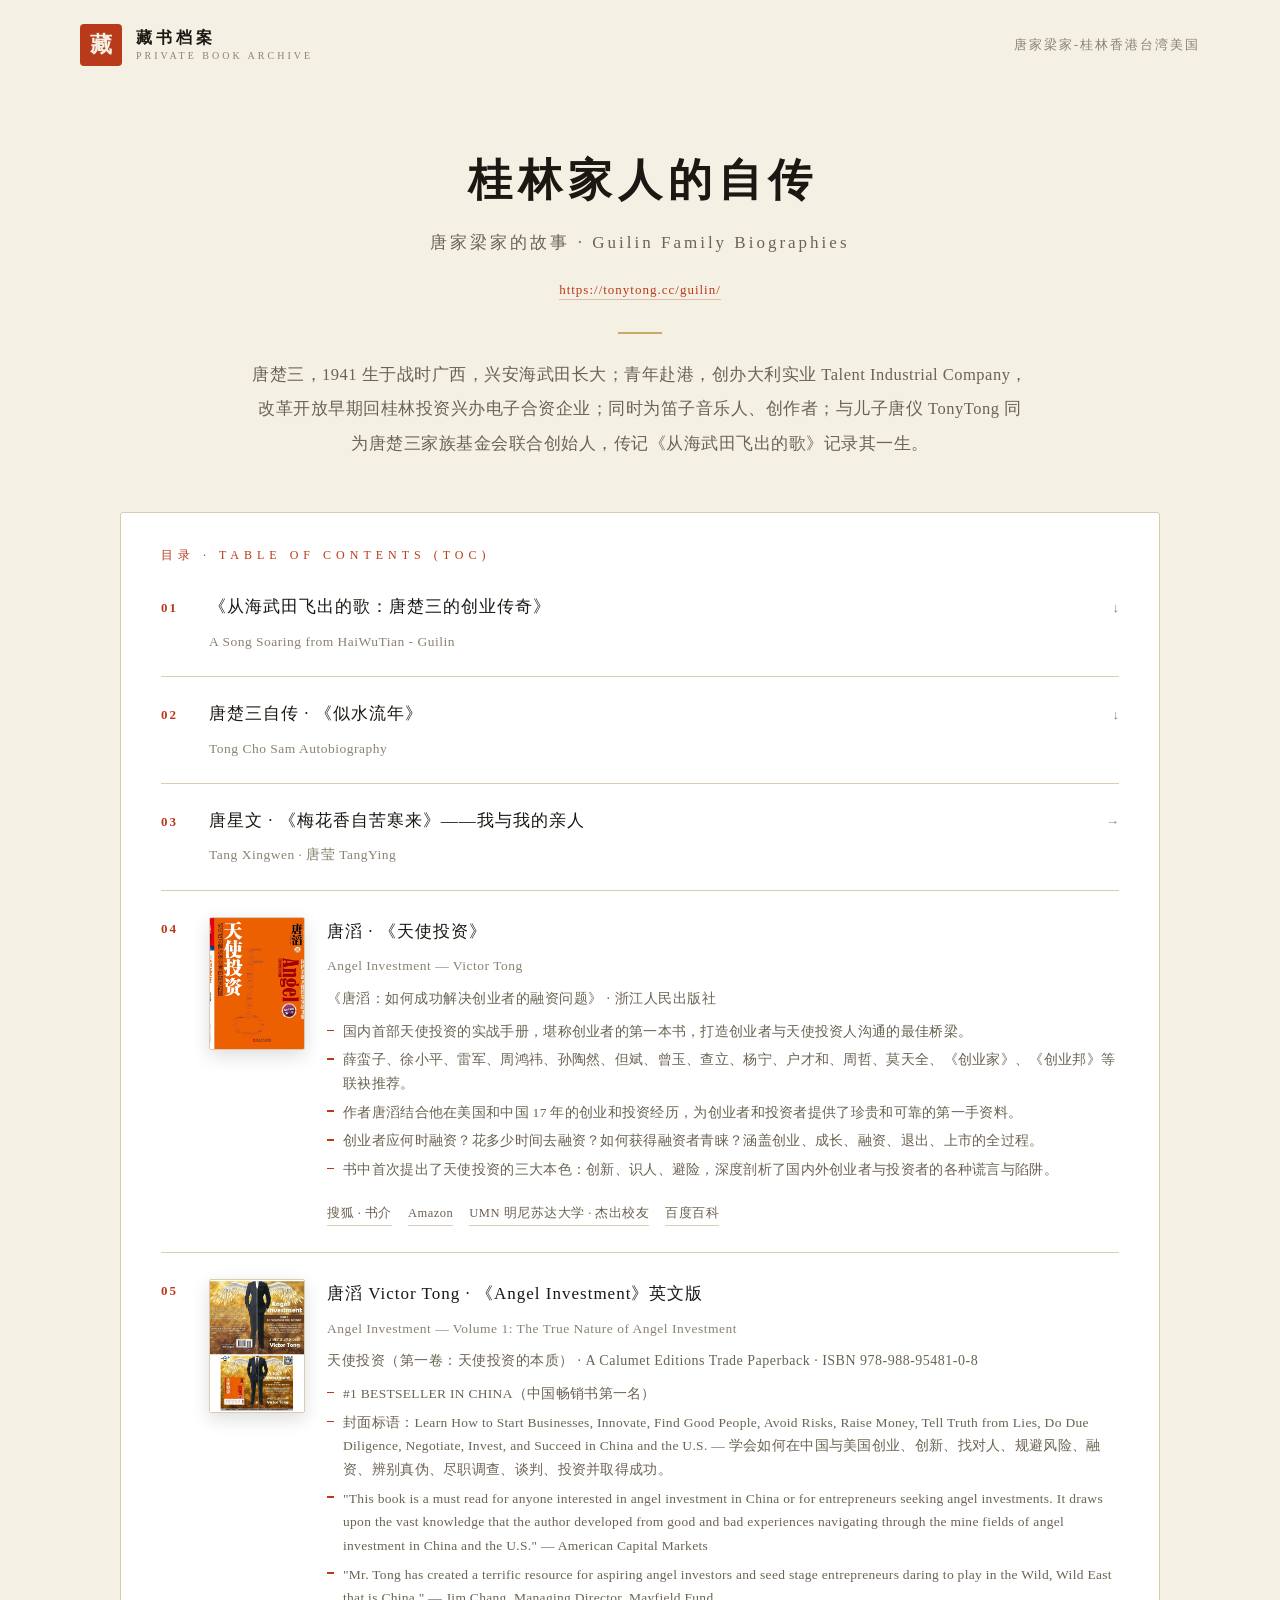
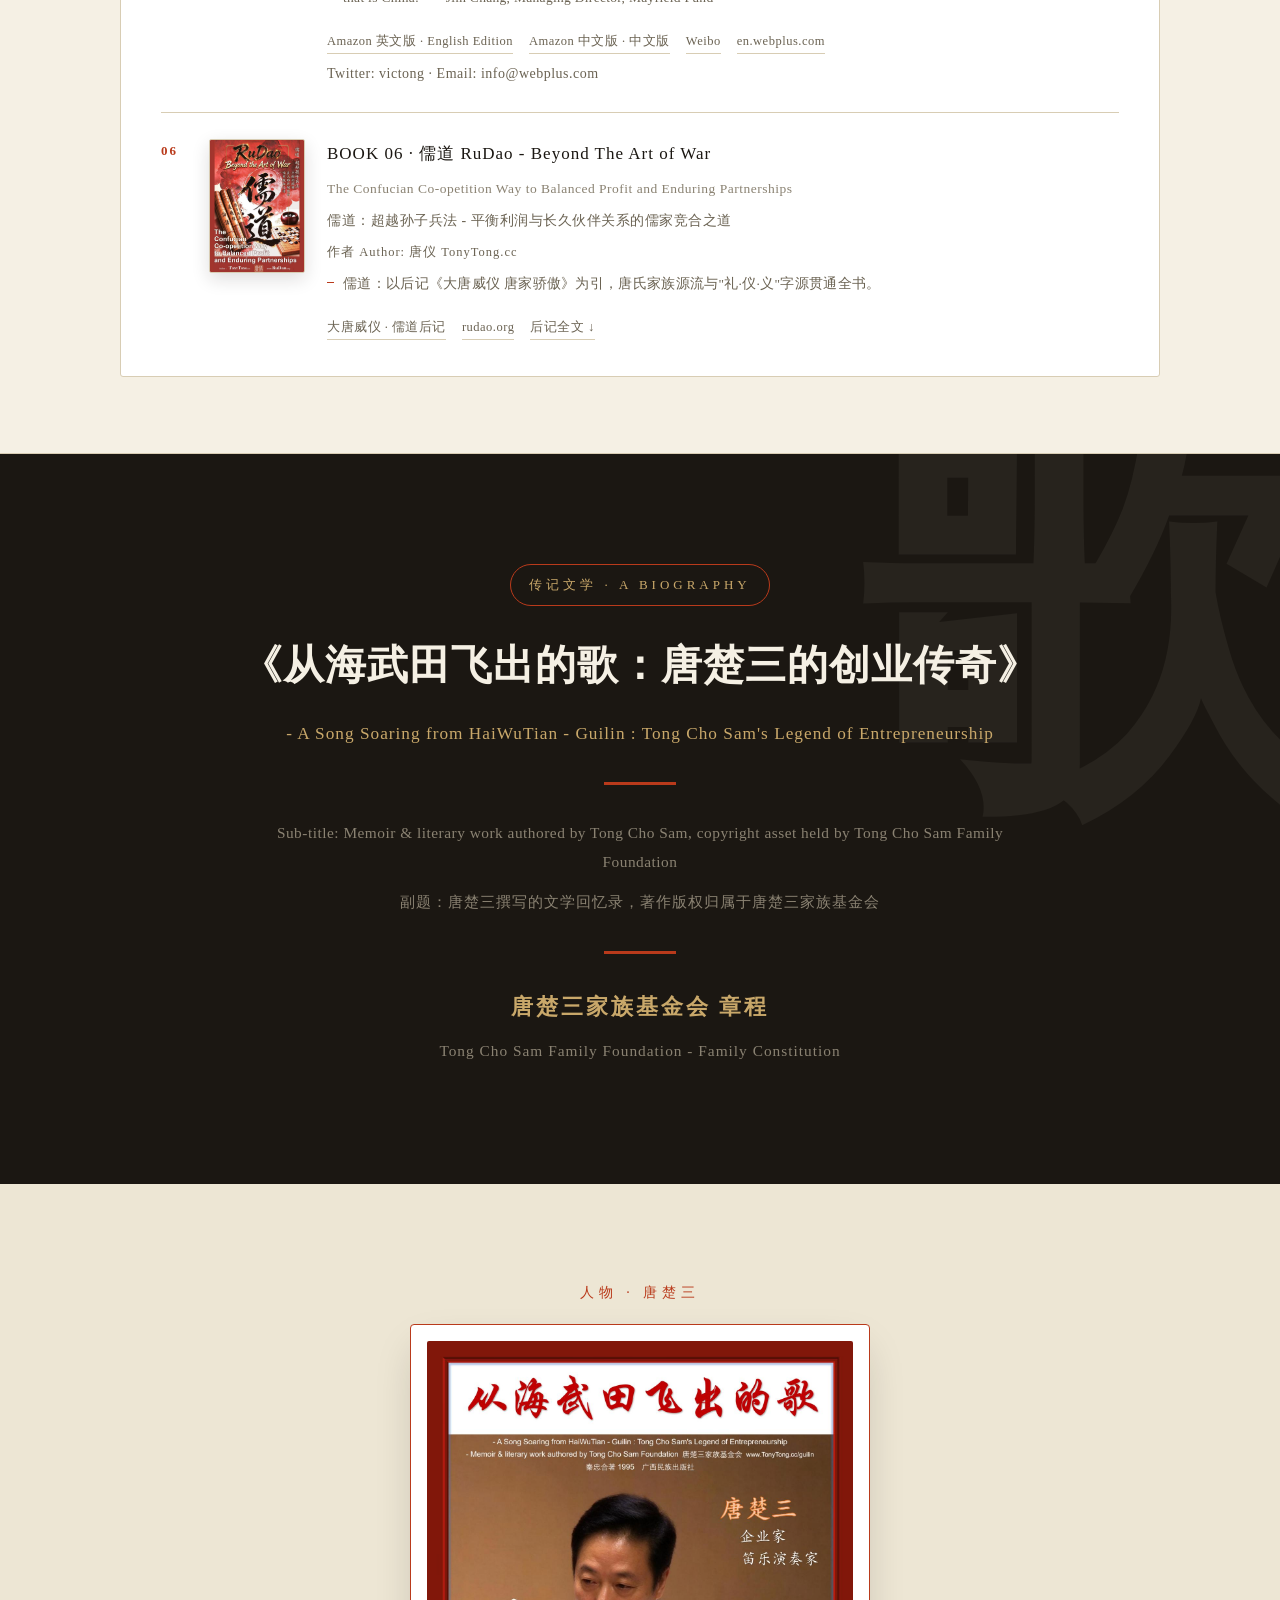
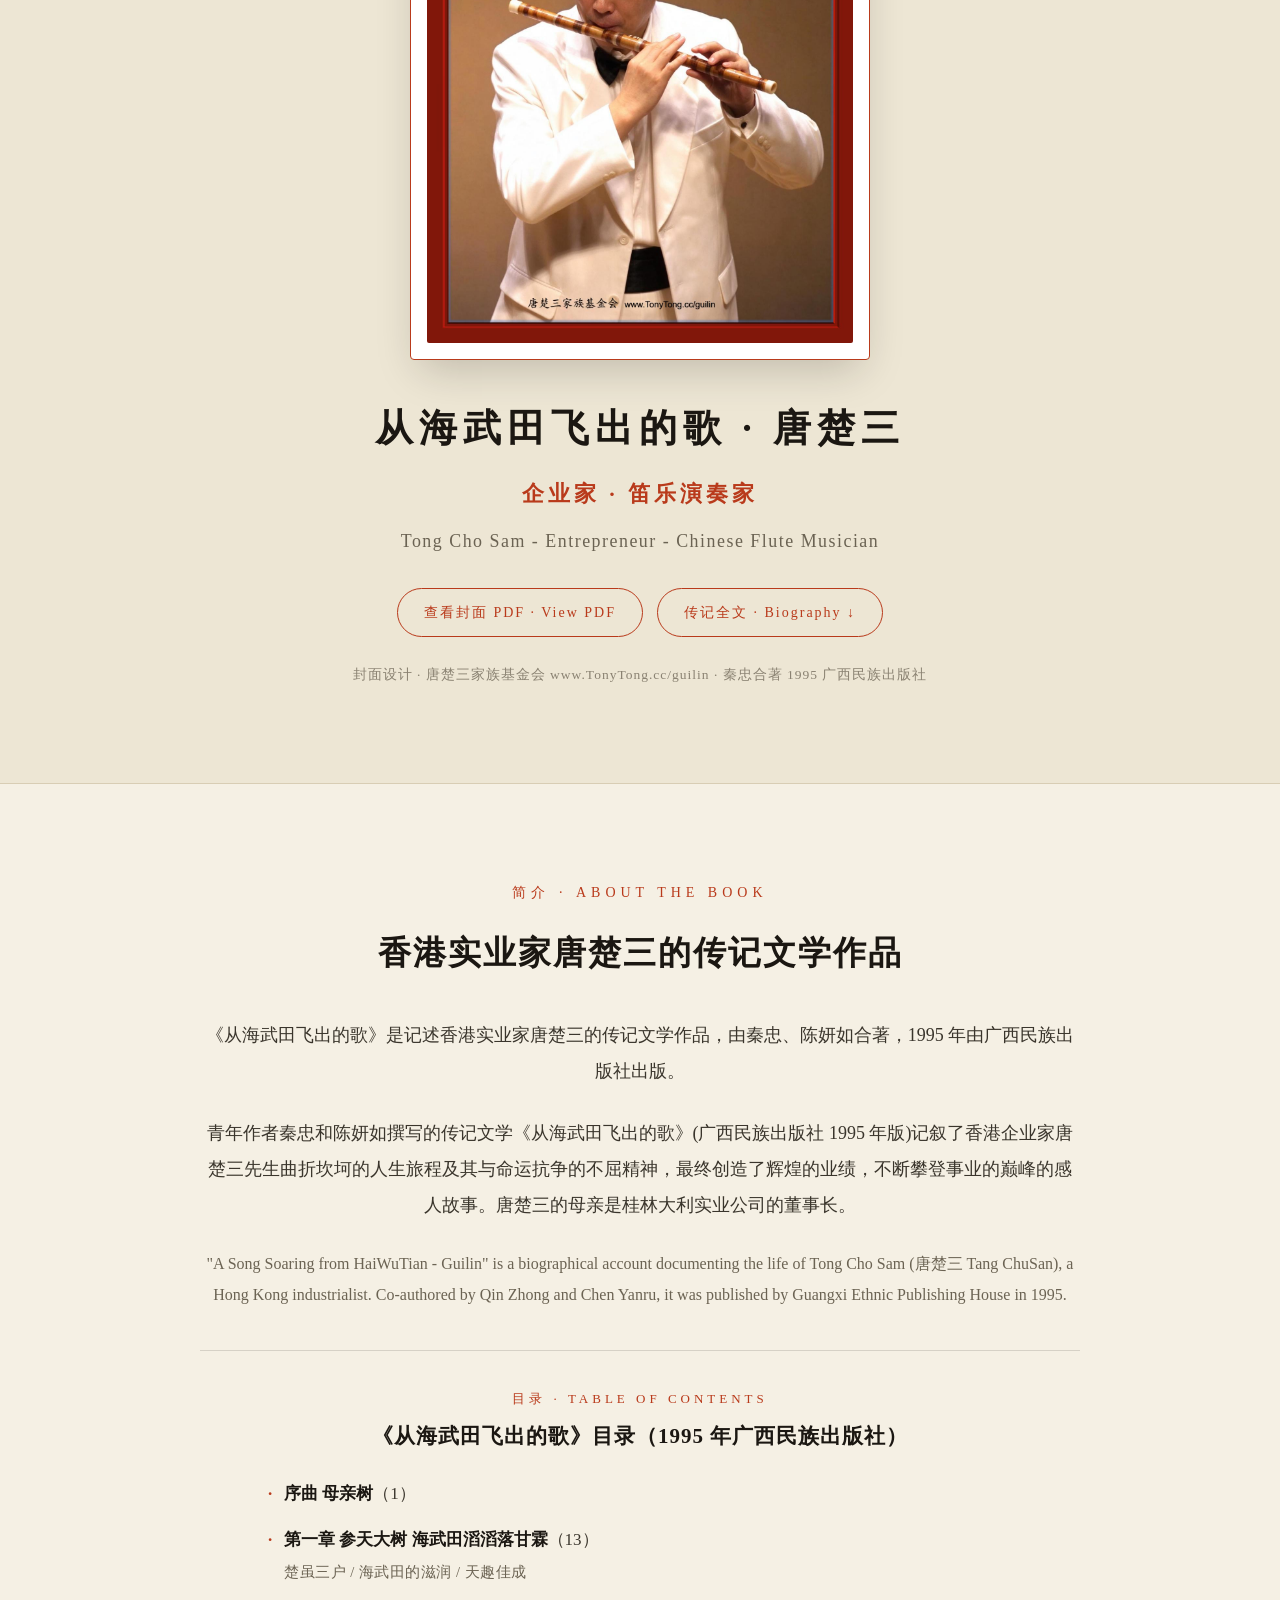
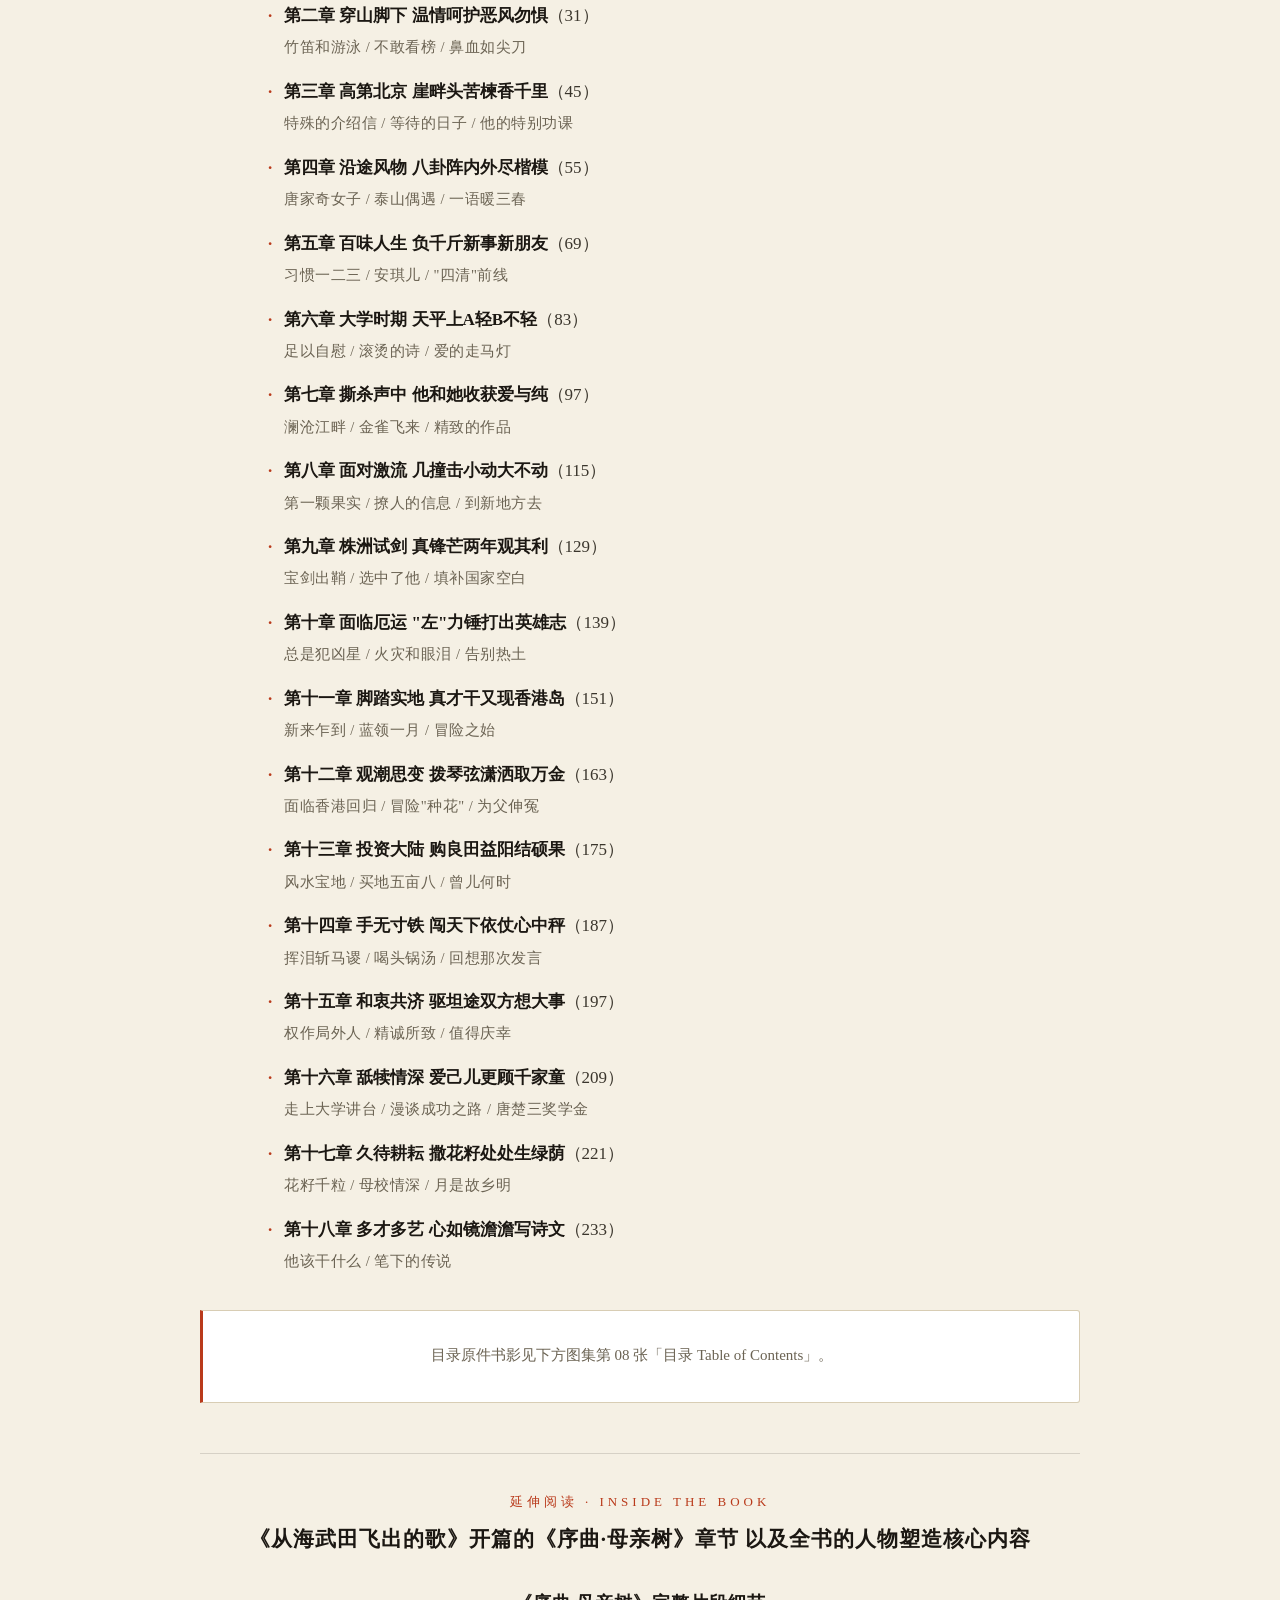
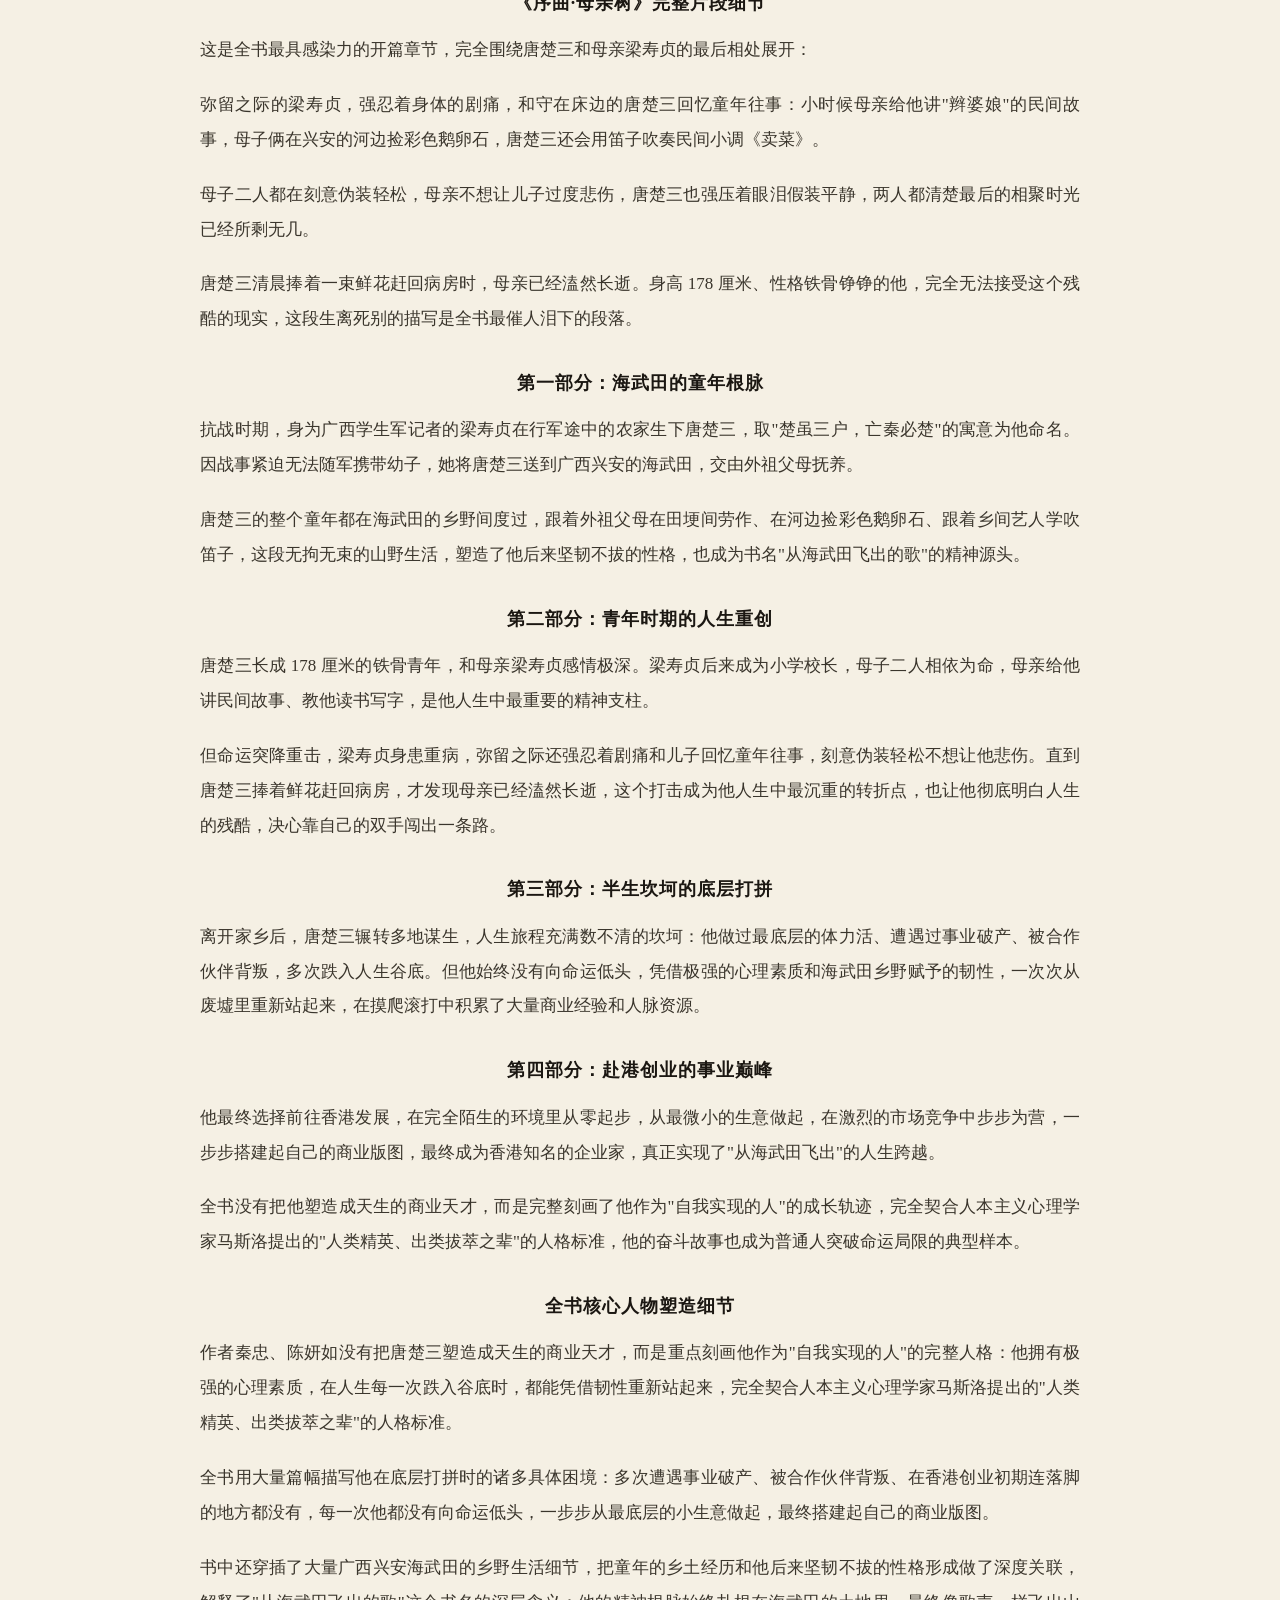
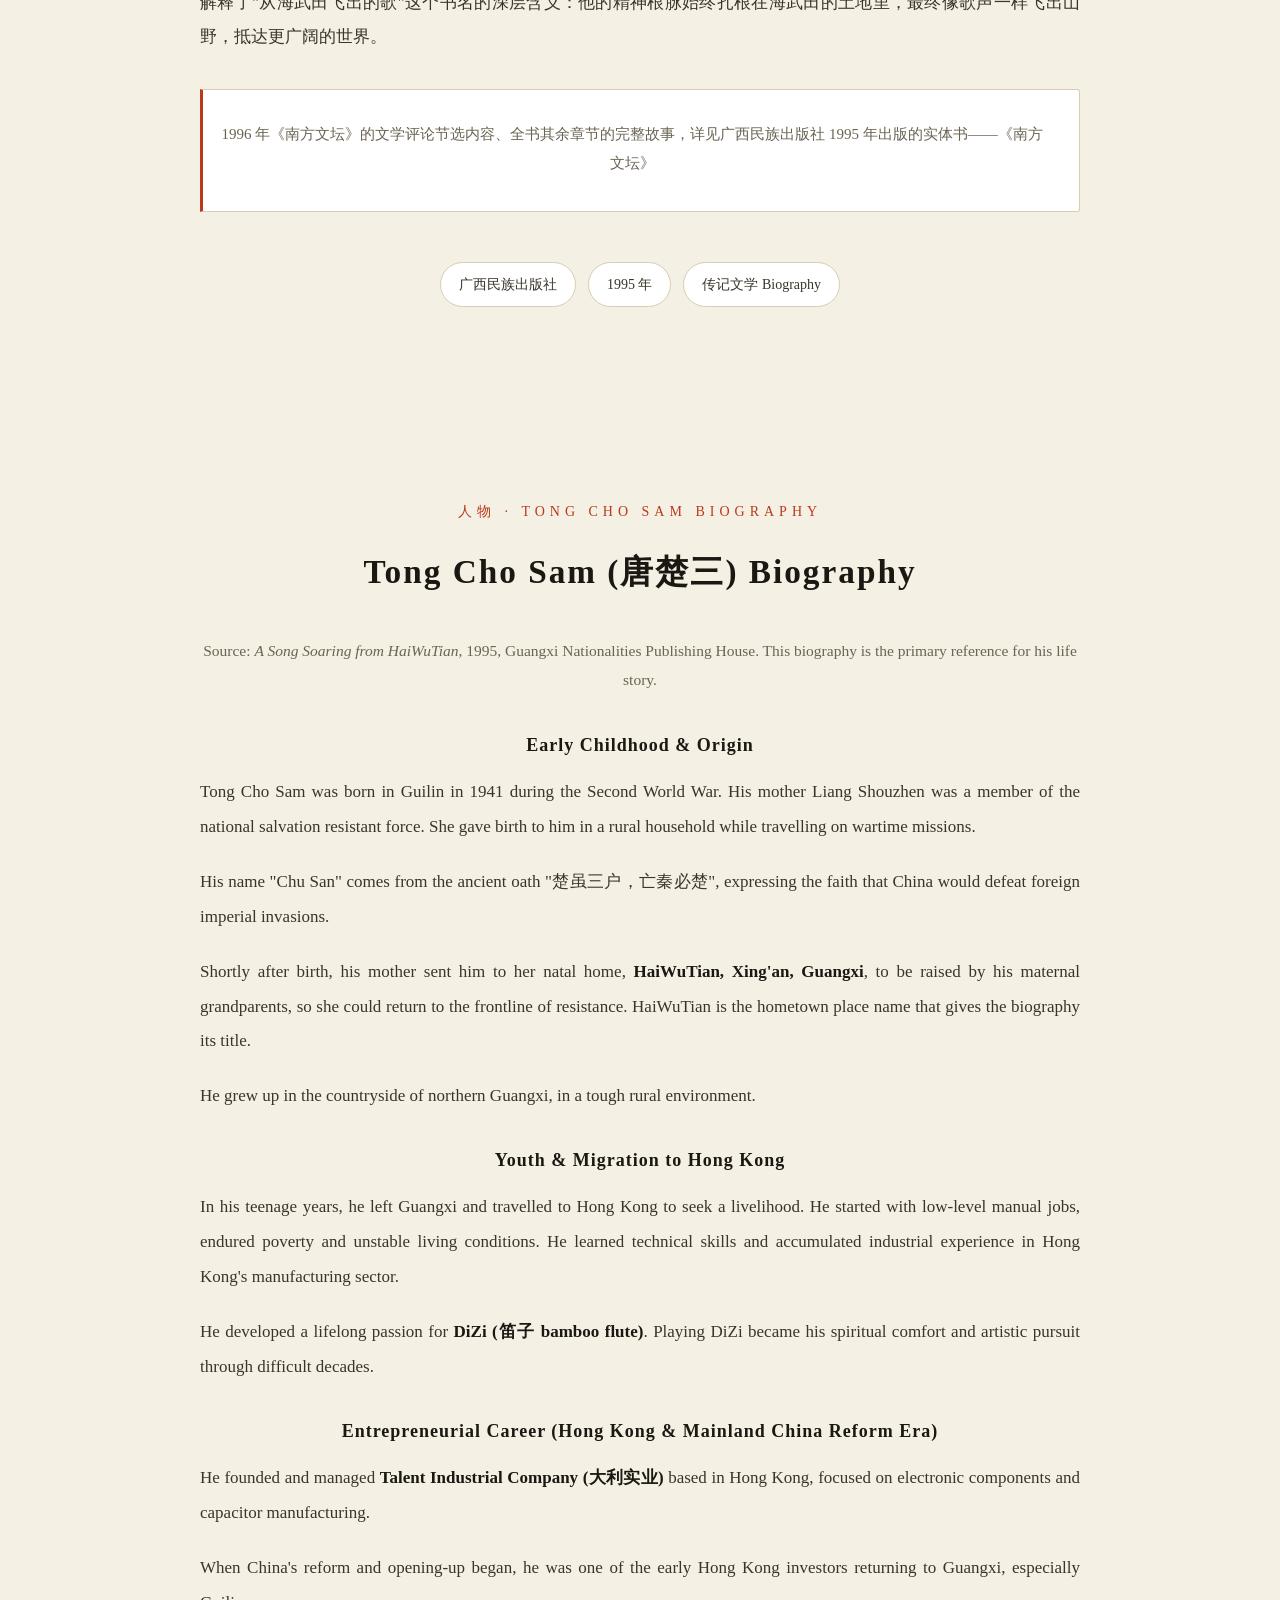
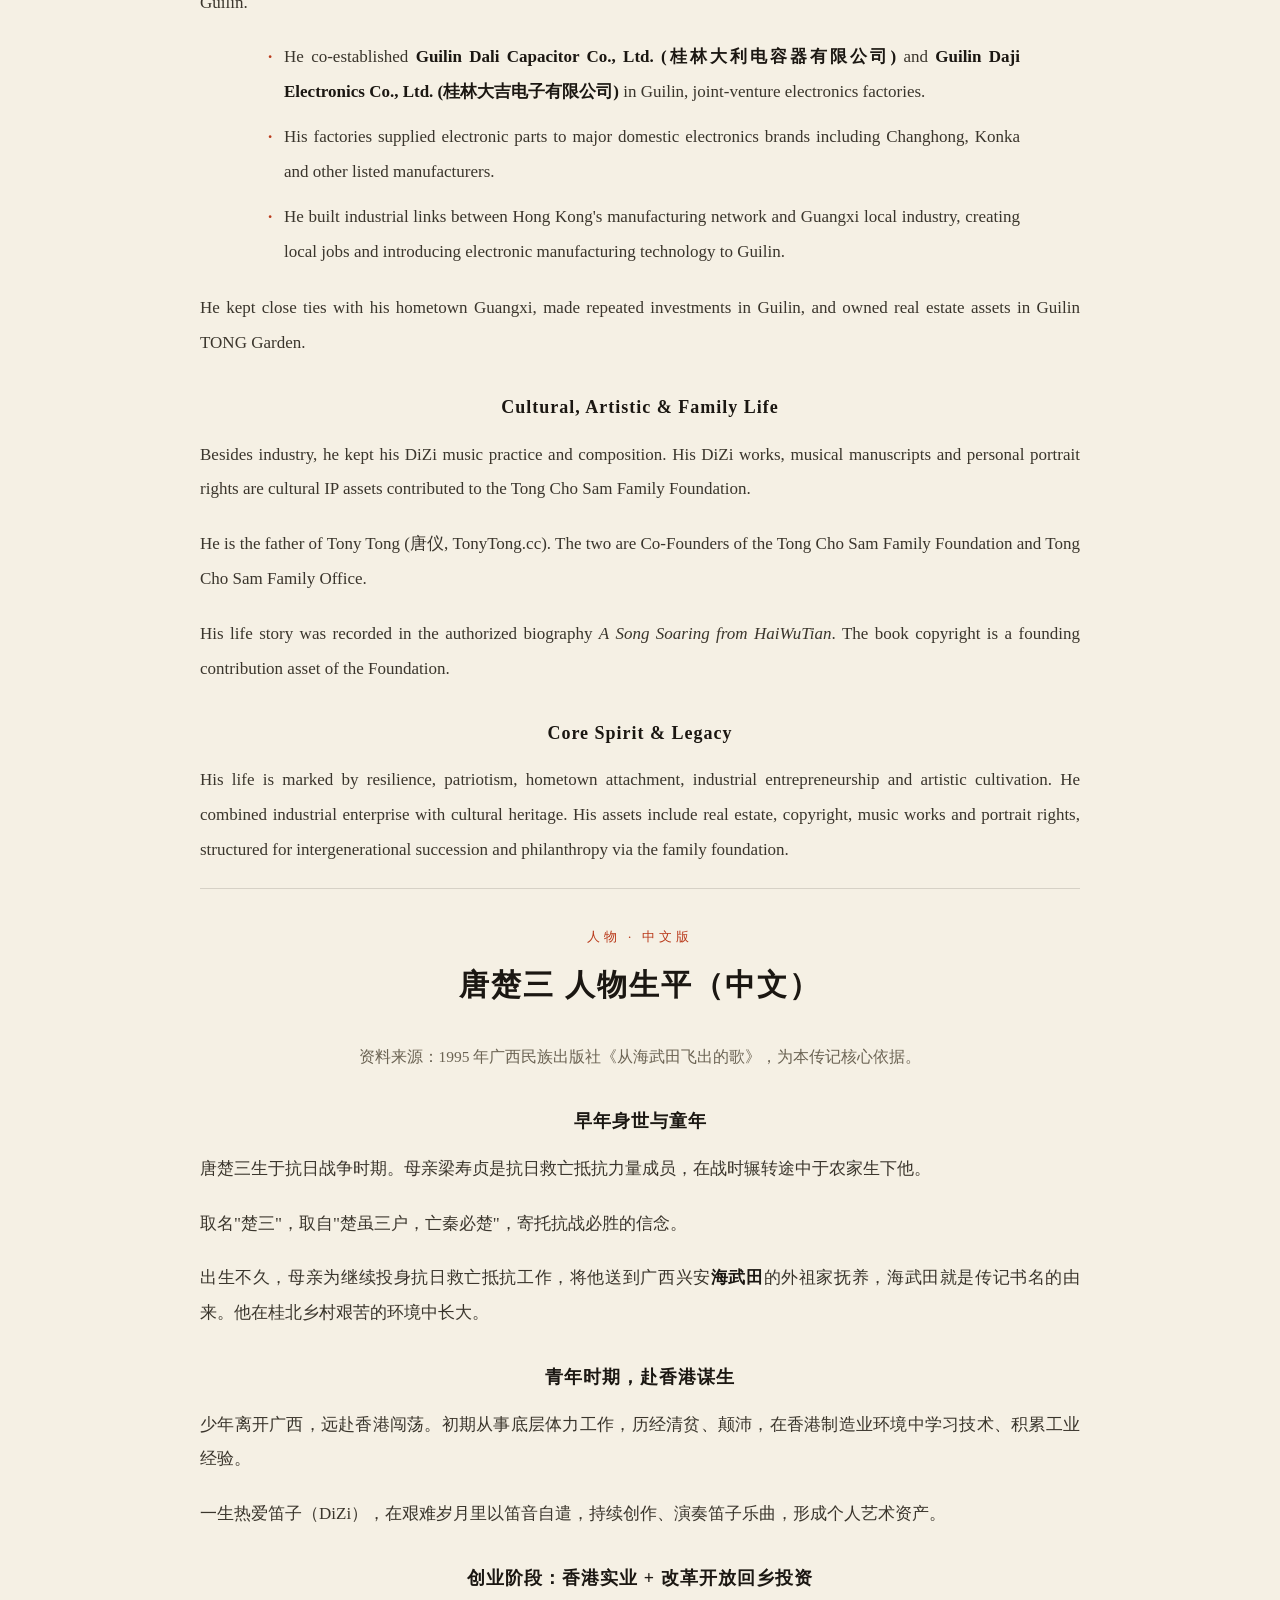
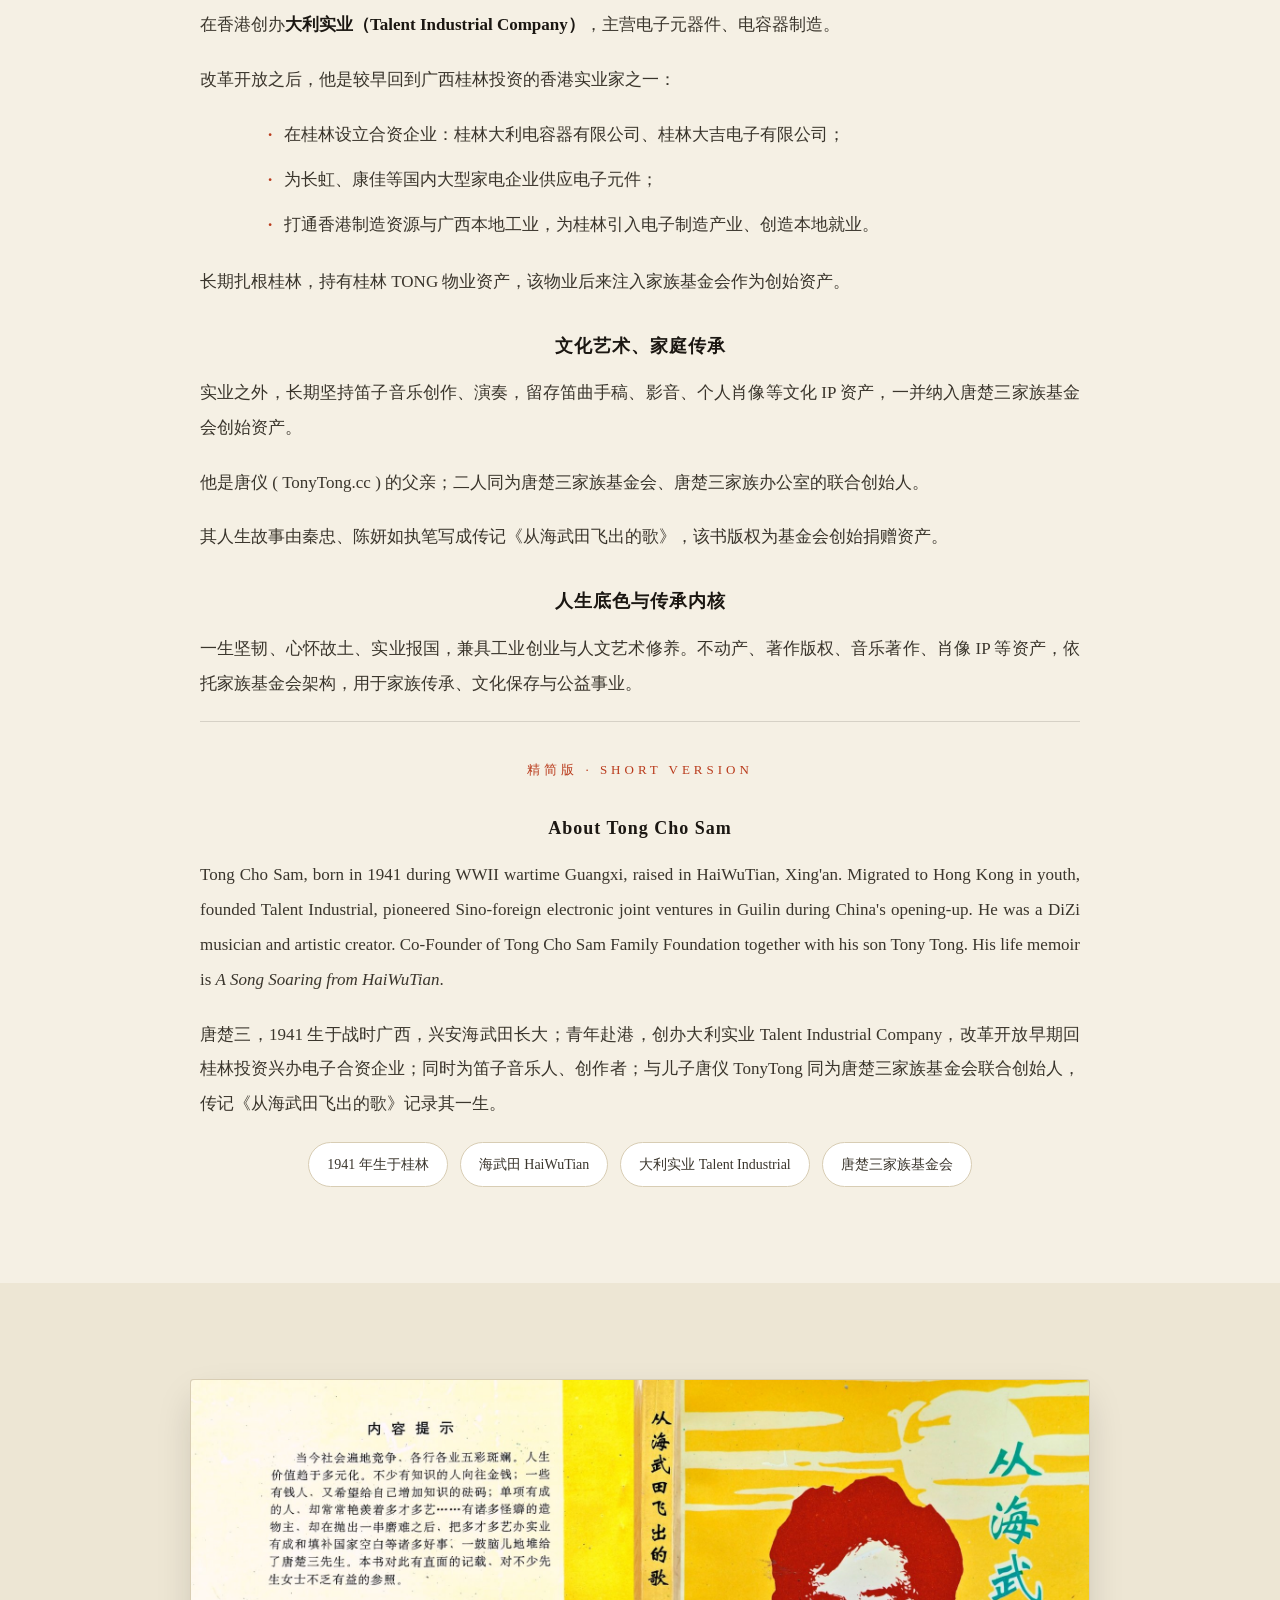
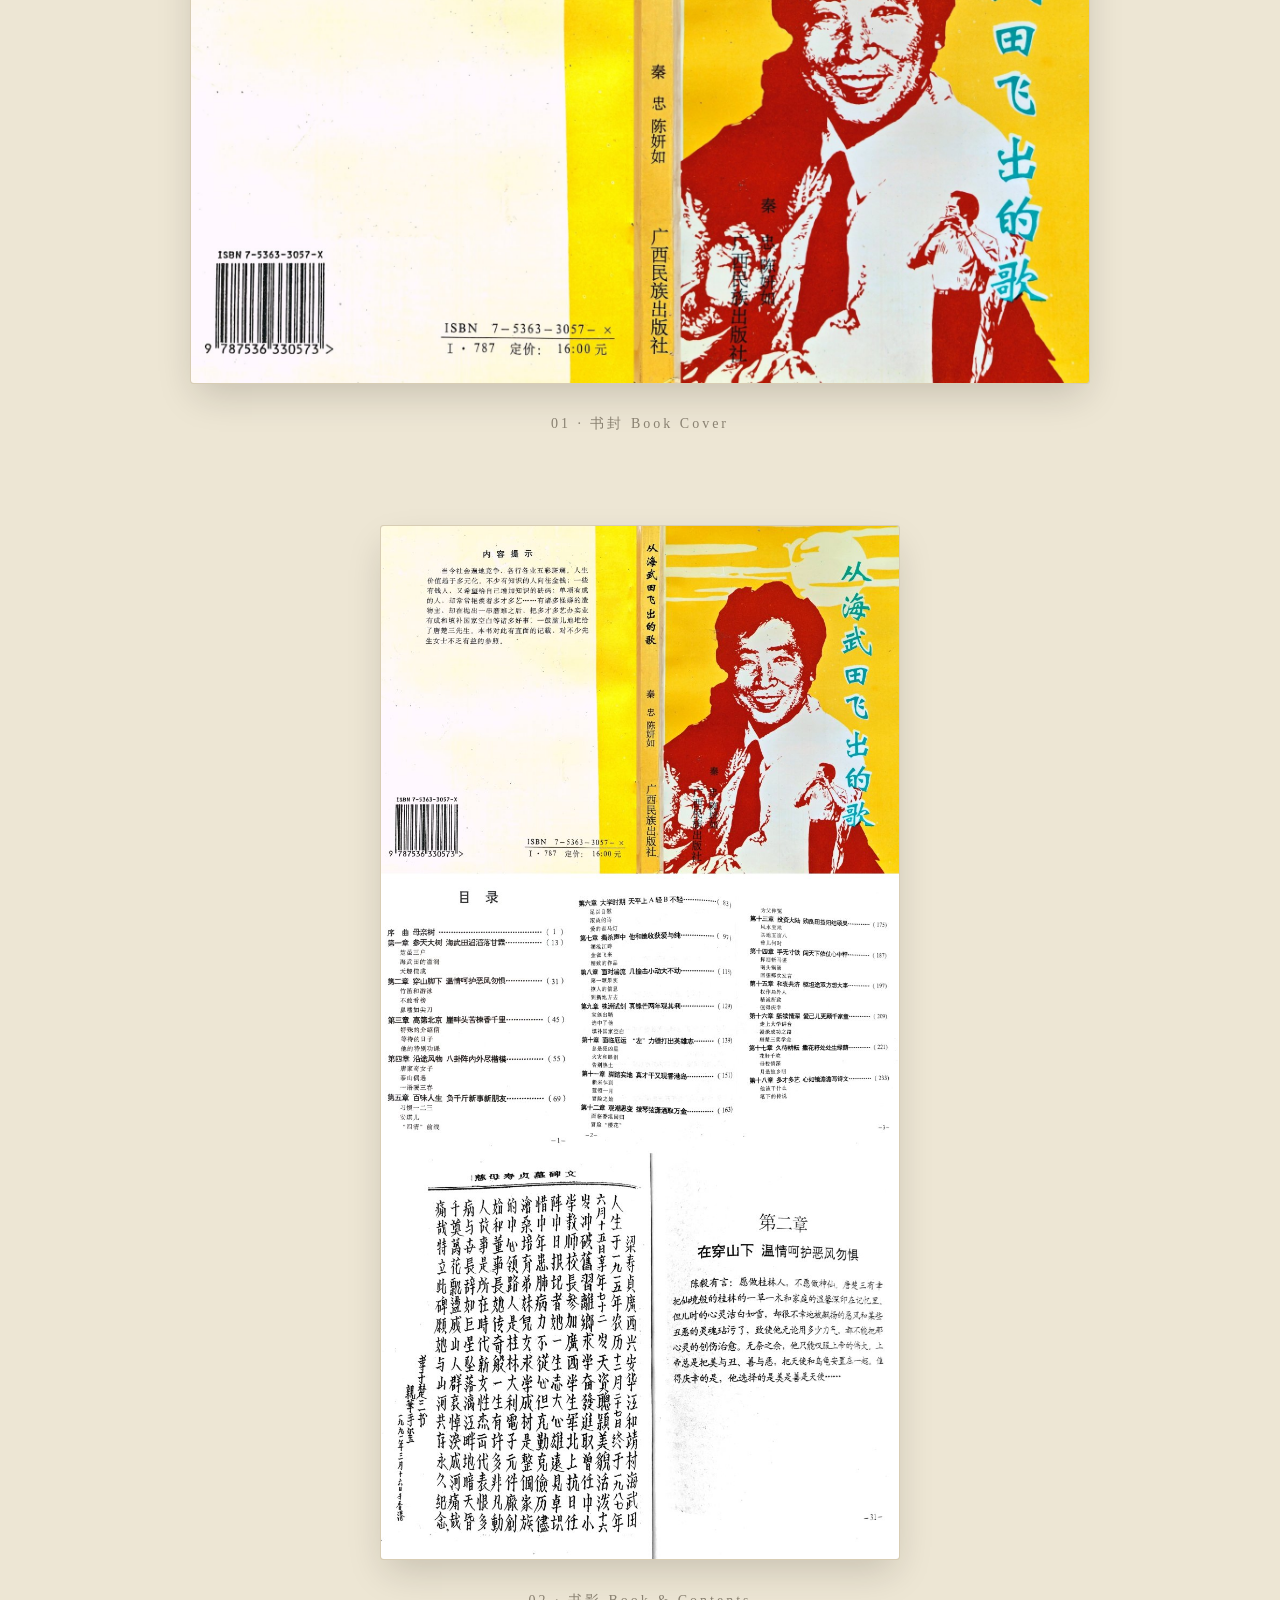
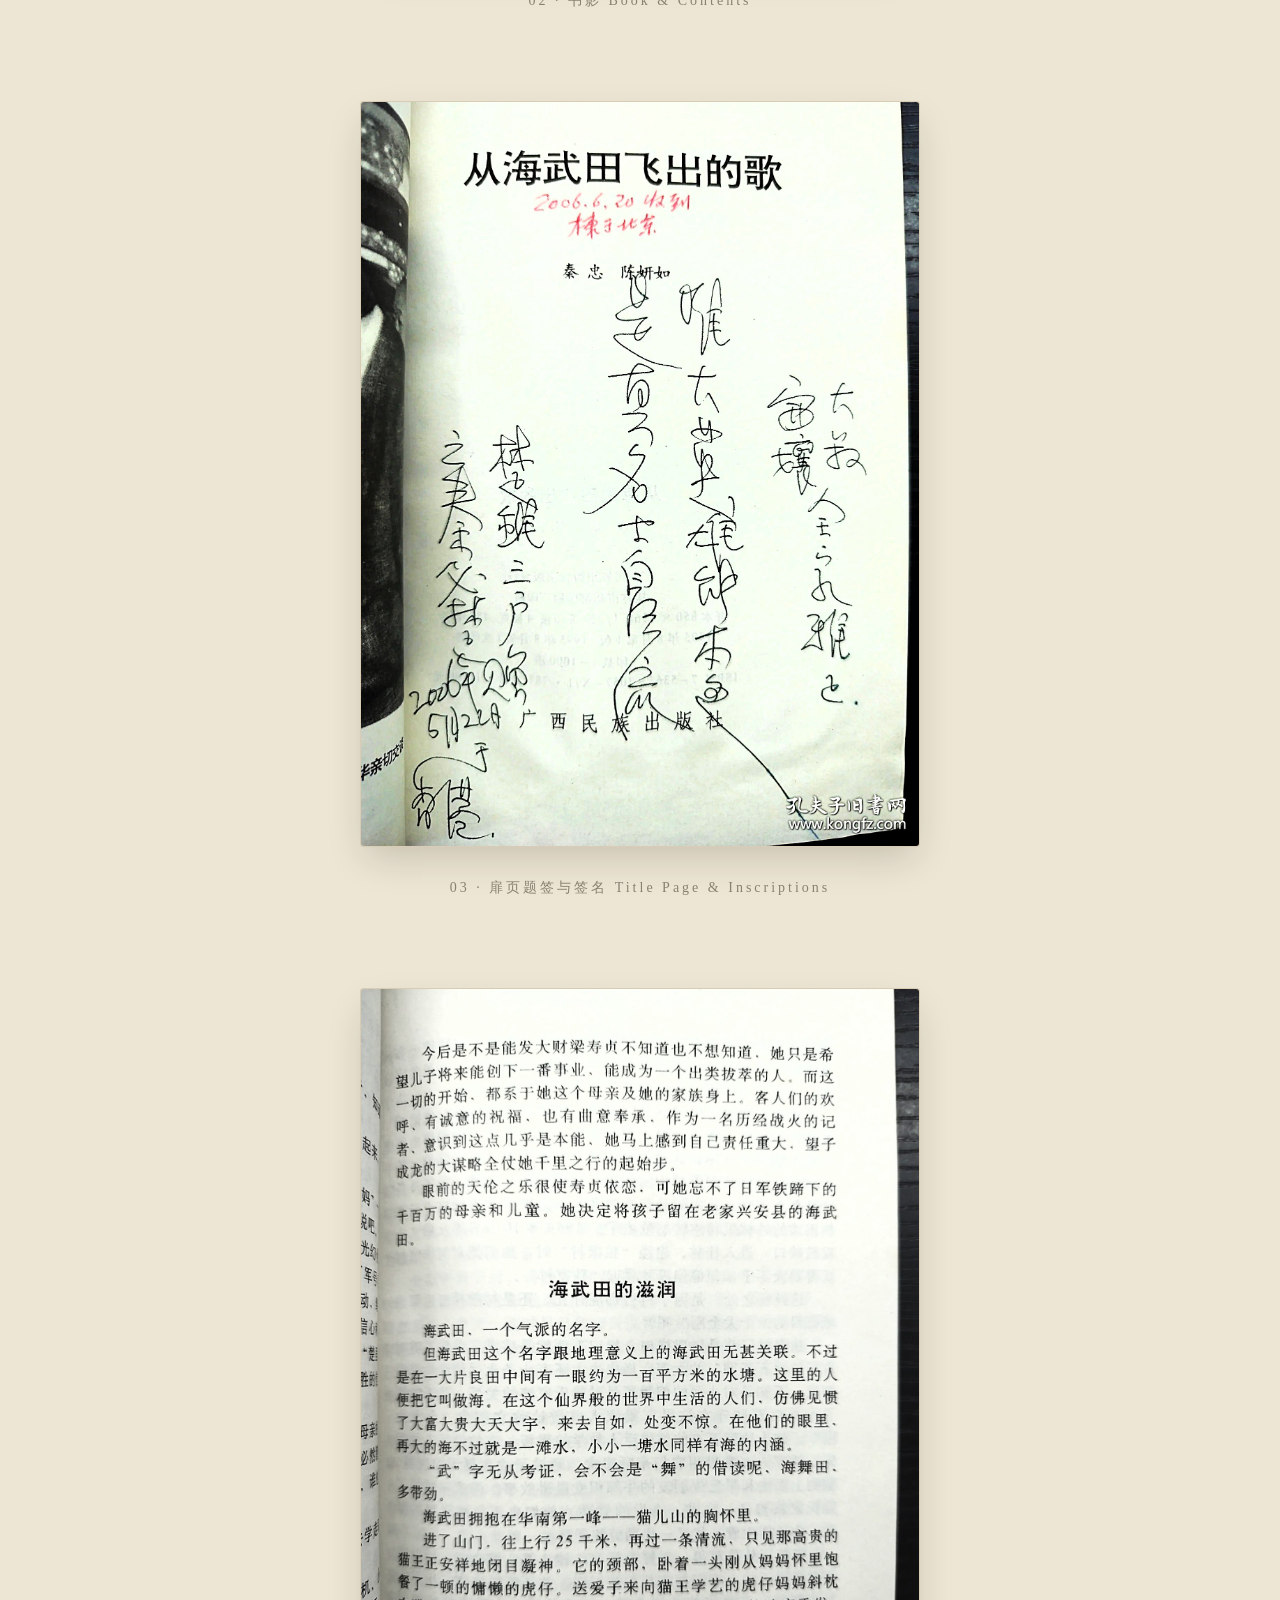
<file: guilin/index.html>
<!DOCTYPE html>
<html lang="zh-Hans">
<head>
<meta charset="UTF-8">
<meta name="viewport" content="width=device-width, initial-scale=1.0">
<link rel="icon" type="image/x-icon" href="/assets/img/favicon.ico" />
<link rel="icon" type="image/png" sizes="32x32" href="/assets/img/favicon-32.png" />
<link rel="icon" type="image/png" sizes="192x192" href="/assets/img/favicon-192.png" />
<link rel="apple-touch-icon" href="/assets/img/apple-touch-icon.png" />
<meta name="robots" content="noindex, nofollow">
<title>桂林家人的自传 · 唐家梁家的故事 | Guilin Family Biographies</title>
<style>
  :root {
    --paper: #F5F0E4;
    --paper-deep: #EDE6D4;
    --ink: #1B1712;
    --ink-soft: #3A352C;
    --ink-mute: #6B6353;
    --ink-faint: #8A8272;
    --vermillion: #B93A1B;
    --gold: #C9A86A;
    --line: #D8CDB4;
    --card: #FFFFFF;
  }
  * { margin: 0; padding: 0; box-sizing: border-box; }
  html { scroll-behavior: smooth; }
  body {
    background: var(--paper);
    color: var(--ink-soft);
    font-family: "Noto Serif SC", "Source Han Serif SC", "Songti SC", "SimSun", serif;
    line-height: 1.8;
    -webkit-font-smoothing: antialiased;
  }
  .wrap { max-width: 1440px; margin: 0 auto; }

  /* ---------- Header ---------- */
  header {
    display: flex; align-items: center; justify-content: space-between;
    padding: 24px 80px;
  }
  .brand { display: flex; align-items: center; gap: 14px; }
  .seal {
    width: 42px; height: 42px; border-radius: 4px;
    background: var(--vermillion); color: var(--paper);
    display: flex; align-items: center; justify-content: center;
    font-size: 22px; font-weight: 700;
  }
  .brand-name { display: flex; flex-direction: column; line-height: 1.4; }
  .brand-cn { font-size: 16px; font-weight: 600; letter-spacing: 4px; color: var(--ink); }
  .brand-en { font-size: 10px; letter-spacing: 3px; color: var(--ink-faint); }
  .head-meta { font-size: 13px; letter-spacing: 2px; color: var(--ink-faint); }

  /* ---------- Top Contents ---------- */
  .top { padding: 60px 24px 76px; border-bottom: 1px solid var(--line); }
  .top-inner { max-width: 1040px; margin: 0 auto; }
  .top-head { text-align: center; margin-bottom: 50px; }
  .top-head h1 {
    font-size: clamp(27px, 3.5vw, 44px); font-weight: 700;
    letter-spacing: 6px; text-indent: 6px; color: var(--ink); line-height: 1.4;
  }
  .top-head .en {
    margin-top: 16px; font-size: clamp(14px, 1.5vw, 17px);
    letter-spacing: 3px; color: var(--ink-mute);
  }
  .top-head .url { margin-top: 20px; font-size: 13px; letter-spacing: 1px; }
  .top-head .url a {
    color: var(--vermillion); text-decoration: none;
    border-bottom: 1px solid rgba(185, 58, 27, 0.3); padding-bottom: 2px;
  }
  .top-head .url a:hover { border-bottom-color: var(--vermillion); }
  .top-head .lead {
    max-width: 780px; margin: 30px auto 0; text-align: center;
    font-size: 16.5px; line-height: 2.1; letter-spacing: 0.5px; color: var(--ink-mute);
  }
  .top-head .lead::before {
    content: ""; display: block; width: 44px; height: 2px;
    background: var(--gold); margin: 0 auto 24px;
  }

  .top-toc {
    background: var(--card); border: 1px solid var(--line); border-radius: 3px;
    padding: 32px 40px 10px;
  }
  .top-toc-label { font-size: 12px; letter-spacing: 5px; color: var(--vermillion); margin-bottom: 4px; }
  .top-toc ol { list-style: none; }
  .top-toc li + li { border-top: 1px solid var(--line); }
  .top-toc .row {
    display: flex; align-items: baseline; gap: 22px;
    padding: 22px 0; text-decoration: none; color: inherit;
  }
  .top-toc .idx {
    flex: 0 0 auto; min-width: 26px;
    font-size: 13px; letter-spacing: 2px; font-weight: 600; color: var(--vermillion);
  }
  .top-toc .body { flex: 1 1 auto; display: flex; flex-direction: column; gap: 7px; }
  .top-toc .name {
    font-size: 17px; letter-spacing: 1px; color: var(--ink);
    transition: color 0.15s ease;
  }
  .top-toc .en { font-size: 13.5px; letter-spacing: 0.5px; color: var(--ink-faint); }
  .top-toc .by { font-size: 12.5px; letter-spacing: 1px; color: var(--ink-mute); }
  .top-toc .booklink {
    color: var(--vermillion); text-decoration: none;
    border-bottom: 1px solid rgba(185, 58, 27, 0.3); padding-bottom: 1px;
  }
  .top-toc .booklink:hover { border-bottom-color: var(--vermillion); }
  .top-toc .go { flex: 0 0 auto; font-size: 13px; color: var(--ink-faint); transition: color 0.15s ease; }
  .top-toc a.row:hover .name { color: var(--vermillion); }
  .top-toc a.row:hover .go { color: var(--vermillion); }

  /* 加厚条目（带封面与看点） */
  .top-toc li.ext .row { align-items: flex-start; padding: 26px 0; }
  .top-toc .cover {
    flex: 0 0 auto; width: 96px; aspect-ratio: 100 / 139; overflow: hidden;
    border: 1px solid var(--line); border-radius: 2px;
    box-shadow: 0 6px 18px rgba(27, 23, 18, 0.14);
  }
  .top-toc .cover img { width: 100%; height: 100%; object-fit: cover; display: block; }
  .top-toc .sub {
    font-size: 14px; letter-spacing: 0.5px; color: var(--ink-mute);
  }
  .top-toc .bullets { margin: 2px 0 0; padding: 0; list-style: none; }
  .top-toc .bullets li {
    position: relative; padding-left: 16px; margin-bottom: 5px;
    font-size: 13.5px; line-height: 1.75; color: var(--ink-mute); letter-spacing: 0.3px;
    border-top: 0;
  }
  .top-toc .bullets li::before {
    content: ""; position: absolute; left: 0; top: 0.72em;
    width: 7px; height: 1.5px; background: var(--vermillion);
  }
  .top-toc .links { display: flex; flex-wrap: wrap; gap: 6px 16px; margin-top: 8px; }
  .top-toc .links a {
    font-size: 12.5px; letter-spacing: 0.5px; color: var(--ink-mute); text-decoration: none;
    border-bottom: 1px solid var(--line); padding-bottom: 1px; transition: color 0.15s ease;
  }
  .top-toc .links a:hover { color: var(--vermillion); border-bottom-color: var(--vermillion); }
  @media (max-width: 900px) {
    .top-toc .cover { width: 74px; }
  }

  /* ---------- Hero ---------- */
  .hero {
    background: var(--ink); color: var(--paper);
    padding: 110px 120px 120px;
    text-align: center; position: relative; overflow: hidden;
  }
  .hero .watermark {
    position: absolute; right: -40px; top: -80px;
    font-size: 460px; font-weight: 700; line-height: 1;
    color: rgba(245, 240, 228, 0.05);
    pointer-events: none; user-select: none;
  }
  .hero > * { position: relative; }
  .chip {
    display: inline-block; padding: 8px 18px; border-radius: 999px;
    border: 1px solid var(--vermillion);
    font-size: 13px; letter-spacing: 4px; color: var(--gold);
    margin-bottom: 28px;
  }
  .hero h2 {
    font-size: clamp(38px, 5.2vw, 74px); font-weight: 700;
    letter-spacing: 2px; color: var(--paper);
  }
  .hero .title-en {
    margin-top: 22px; font-size: clamp(18px, 2vw, 26px);
    letter-spacing: 2px; color: var(--gold);
  }
  .divider { width: 72px; height: 3px; background: var(--vermillion); margin: 34px auto; }
  .hero .title-long {
    font-size: clamp(23px, 3.2vw, 46px); line-height: 1.55; letter-spacing: 1px;
    max-width: 1000px; margin: 0 auto;
  }
  .hero .title-en-sm {
    font-size: clamp(14px, 1.35vw, 18px); letter-spacing: 1px;
    max-width: 820px; margin-left: auto; margin-right: auto; line-height: 1.7;
  }
  .hero .sub-en {
    font-size: clamp(13px, 1.2vw, 16px); line-height: 1.85; color: var(--ink-faint);
    max-width: 780px; margin: 0 auto; letter-spacing: .5px;
  }
  .hero .sub-zh {
    margin-top: 12px; font-size: clamp(13px, 1.2vw, 16px); line-height: 1.85;
    color: var(--ink-faint); max-width: 780px; margin-left: auto; margin-right: auto; letter-spacing: 1px;
  }
  .hero .const-zh {
    font-size: clamp(16px, 1.7vw, 22px); color: var(--gold); letter-spacing: 3px; font-weight: 600;
  }
  .hero .const-en {
    margin-top: 10px; font-size: clamp(13px, 1.2vw, 16px); color: var(--ink-faint); letter-spacing: 1px;
  }
  .hero .authors { font-size: clamp(15px, 1.5vw, 19px); color: #D8CFBB; letter-spacing: 1px; }
  .hero .publish { margin-top: 14px; font-size: 15px; color: var(--ink-faint); letter-spacing: 1px; }

  /* ---------- Cover feature (Tong Cho Sam) ---------- */
  .cover-feature {
    background: var(--paper-deep); padding: 96px 24px;
    text-align: center; border-bottom: 1px solid var(--line);
  }
  .cover-feature .cf-card {
    max-width: 460px; margin: 0 auto 40px;
    border: 1.5px solid var(--vermillion); border-radius: 4px;
    background: var(--card); padding: 16px;
    box-shadow: 0 18px 40px -10px rgba(27, 23, 18, 0.22);
  }
  .cover-feature .cf-card img {
    width: 100%; display: block; border-radius: 2px;
  }
  .cover-feature .cf-name {
    font-size: clamp(26px, 3vw, 40px); font-weight: 700;
    letter-spacing: 6px; color: var(--ink); line-height: 1.5;
  }
  .cover-feature .cf-role {
    margin-top: 16px; font-size: clamp(17px, 1.8vw, 22px);
    letter-spacing: 4px; color: var(--vermillion); font-weight: 600;
  }
  .cover-feature .cf-role-en {
    margin-top: 12px; font-size: clamp(14px, 1.4vw, 18px);
    letter-spacing: 1.5px; color: var(--ink-mute); line-height: 1.8;
  }
  .cover-feature .cf-links { display: flex; gap: 14px; justify-content: center; flex-wrap: wrap; margin-top: 30px; }
  .cover-feature .cf-links a {
    display: inline-block; padding: 11px 26px; border-radius: 999px;
    border: 1px solid var(--vermillion); color: var(--vermillion);
    font-size: 14px; letter-spacing: 2px; text-decoration: none;
    transition: all 0.15s ease;
  }
  .cover-feature .cf-links a:hover { background: var(--vermillion); color: var(--paper); }
  .cover-feature .cf-note {
    margin-top: 26px; font-size: 13.5px; letter-spacing: 1px; color: var(--ink-faint);
  }

  /* ---------- BOOK 06 · RuDao ---------- */
  .cf-card-book { max-width: 400px; }
  .cover-feature .cf-author {
    margin-top: 20px; font-size: clamp(14px, 1.4vw, 17px);
    letter-spacing: 2px; color: var(--ink); font-weight: 600;
  }
  .cover-feature .cf-role-en.is-zh { letter-spacing: 0.5px; }

  /* ---------- Afterword (postscript) ---------- */
  .postscript-wrap { background: var(--paper); border-bottom: 1px solid var(--line); }
  .postscript-wrap .ps-sub { font-size: 15px; letter-spacing: 2px; color: var(--ink-mute); margin: -24px 0 42px; }
  .postscript {
    text-align: left; background: var(--card);
    border: 1px solid var(--line); border-left: 5px solid var(--vermillion);
    border-radius: 3px; padding: 46px 52px 40px;
    box-shadow: 0 10px 26px -12px rgba(27, 23, 18, 0.16);
  }
  .postscript p {
    font-size: 16.5px; line-height: 2.1; color: var(--ink-soft);
    margin-bottom: 20px; text-align: justify; letter-spacing: 0.3px;
  }
  .postscript h3 {
    font-size: 18px; font-weight: 600; color: var(--vermillion);
    letter-spacing: 2px; margin: 36px 0 18px;
  }
  .postscript h3:first-of-type { margin-top: 26px; }
  .postscript .ps-quote {
    font-size: 17.5px; color: var(--ink); line-height: 2.05;
    border-left: 3px solid var(--gold); padding-left: 18px; margin-bottom: 26px;
  }
  .postscript .ps-sign {
    margin: 44px 0 6px; text-align: right;
    font-size: 16px; color: var(--ink); letter-spacing: 1px;
  }
  .postscript .ps-date {
    margin-bottom: 0; text-align: right;
    font-size: 14.5px; color: var(--ink-faint); letter-spacing: 1px;
  }
  .ps-link {
    margin-top: 34px; font-size: 14.5px; letter-spacing: 0.5px; word-break: break-all;
  }
  .ps-link a {
    color: var(--vermillion); text-decoration: none;
    border-bottom: 1px solid rgba(185, 58, 27, 0.3); padding-bottom: 2px;
  }
  .ps-link a:hover { border-bottom-color: var(--vermillion); }
  @media (max-width: 700px) {
    .postscript { padding: 30px 22px 26px; }
    .postscript p { font-size: 16px; line-height: 2; text-align: left; }
  }

  /* ---------- About ---------- */
  .about { padding: 96px 24px; text-align: center; }
  .about-inner { max-width: 880px; margin: 0 auto; }
  .sec-label {
    font-size: 14px; letter-spacing: 5px; color: var(--vermillion);
    font-weight: 500; margin-bottom: 18px;
  }
  .about h2 {
    font-size: clamp(24px, 2.6vw, 34px); font-weight: 600;
    color: var(--ink); letter-spacing: 2px; margin-bottom: 34px;
  }
  .about .zh { font-size: 18px; line-height: 2; color: var(--ink-soft); margin-bottom: 26px; }
  .about .en { font-size: 16px; line-height: 1.9; color: var(--ink-mute); margin-bottom: 40px; }
  .about .blk { border-top: 1px solid rgba(27,23,18,.14); padding-top: 36px; margin-bottom: 10px; }
  .about .blk-label { font-size: 13px; letter-spacing: 4px; color: var(--vermillion); font-weight: 500; margin-bottom: 10px; }
  .about .blk-title { font-size: 21px; font-weight: 600; color: var(--ink); letter-spacing: 1px; margin-bottom: 24px; line-height: 1.6; }
  .about h3 { font-size: 18px; font-weight: 600; color: var(--ink); letter-spacing: 1px; margin: 30px 0 14px; }
  .about .zh-sm { font-size: 17px; line-height: 2.05; color: var(--ink-soft); margin-bottom: 20px; text-align: justify; }
  .about .note { font-size: 15px; line-height: 1.95; color: var(--ink-mute); border-left: 3px solid var(--vermillion); padding-left: 16px; margin-top: 34px; }
  .meta-chips { display: flex; gap: 12px; justify-content: center; flex-wrap: wrap; }
  .meta-chips span {
    padding: 9px 18px; border-radius: 999px;
    background: var(--card); border: 1px solid var(--line);
    font-size: 14px; color: var(--ink-soft);
  }

  /* ---------- Biography (Tong Cho Sam) ---------- */
  .about .bio-src { font-size: 15.5px; line-height: 1.9; color: var(--ink-mute); margin-bottom: 34px; }
  .about h2.bio-cn { font-size: clamp(22px, 2.4vw, 30px); margin: 6px 0 30px; }
  .about ul.bio-list { list-style: none; max-width: 760px; margin: 0 auto 22px; padding: 0; text-align: left; }
  .about ul.bio-list li { position: relative; padding-left: 24px; font-size: 17px; line-height: 2.05; color: var(--ink-soft); margin-bottom: 10px; text-align: justify; }
  .about ul.bio-list li::before { content: "\00B7"; position: absolute; left: 8px; color: var(--vermillion); font-weight: 700; }
  .about strong { color: var(--ink); font-weight: 600; }
  .about ul.toc-list { font-size: 16.5px; }
  .about ul.toc-list li { margin-bottom: 14px; line-height: 1.9; }
  .about ul.toc-list .toc-subs { display: block; margin-top: 2px; font-size: 14.5px; letter-spacing: .5px; color: var(--ink-mute); }

  /* ---------- Gallery ---------- */
  /* ---------- Ballet frame (Laurencia) ---------- */
  .ballet-frame {
    max-width: 820px; margin: -44px auto 96px; padding: 34px 38px 30px;
    border: 1.5px solid var(--vermillion); border-radius: 4px; background: var(--card);
    box-shadow: 0 14px 30px -8px rgba(28,23,18,.12);
    position: relative; text-align: left;
  }
  .ballet-frame::before {
    content: ""; position: absolute; inset: 7px; pointer-events: none;
    border: 1px dashed rgba(185, 58, 27, .45); border-radius: 2px;
  }
  .ballet-frame-label { font-size: .8rem; letter-spacing: 3px; color: var(--vermillion); font-weight: 700; margin-bottom: 12px; }
  .ballet-frame h3 { font-size: 1.35rem; margin: 0 0 4px; color: var(--ink); }
  .ballet-frame .ballet-sub { font-size: 1.02rem; color: var(--ink-mute); margin: 0 0 16px; }
  .ballet-frame p { font-size: 16px; line-height: 1.95; color: var(--ink-soft); margin: 0 0 12px; text-align: justify; }
  .ballet-frame p strong { color: var(--ink); }
  .ballet-frame h4 { font-size: 1.08rem; color: var(--vermillion); margin: 22px 0 10px; padding-top: 16px; border-top: 1px solid var(--line); }
  .ballet-frame .ballet-cn { font-family: 'Noto Serif SC','cwTeXQKai',serif; color: var(--ink-mute); }

  .gallery {
    background: var(--paper-deep);
    padding: 96px 24px 110px;
  }
  .gallery-inner { max-width: 900px; margin: 0 auto; }
  figure { margin: 0 0 88px; text-align: center; }
  figure:last-child { margin-bottom: 0; }
  figure .photo {
    position: relative; display: inline-block; max-width: 100%;
    border: 1px solid var(--line); border-radius: 3px;
    background: #DDD3BE;
    box-shadow: 0 16px 36px -6px rgba(28, 23, 18, 0.18);
  }
  figure .photo img { display: block; width: 100%; height: auto; border-radius: 3px; }
  figcaption {
    margin-top: 18px; font-size: 14px; letter-spacing: 3px; color: var(--ink-faint);
  }
  /* graceful 待补图 state when an image file is not present yet */
  figure .photo.pending, figure .photo.missing {
    display: inline-flex; align-items: center; justify-content: center;
    height: 240px; border-style: dashed; background: var(--paper-deep);
    box-shadow: none; padding: 0 20px;
  }
  figure .photo.pending img, figure .photo.missing img { display: none; }
  figure .photo.pending::after, figure .photo.missing::after {
    content: "待补图 · " attr(data-file);
    font-size: 13px; letter-spacing: 1px; color: var(--ink-faint);
  }

  /* ---------- Part Divider (second work) ---------- */
  .part {
    background: var(--ink); color: var(--paper);
    padding: 104px 120px 92px;
    text-align: center; position: relative; overflow: hidden;
  }
  .part .watermark2 {
    position: absolute; left: -34px; bottom: -170px;
    font-size: 420px; font-weight: 700; line-height: 1;
    color: rgba(185, 58, 27, 0.11);
    pointer-events: none; user-select: none;
  }
  .part > * { position: relative; }
  .part .kicker { font-size: 12px; letter-spacing: 7px; color: var(--gold); margin-bottom: 30px; text-indent: 7px; }
  .part h2 {
    font-size: clamp(44px, 7vw, 88px); font-weight: 700;
    letter-spacing: 14px; text-indent: 14px; color: var(--paper); line-height: 1.25;
  }
  .part .sub { margin-top: 22px; font-size: clamp(15px, 1.7vw, 20px); letter-spacing: 3px; color: var(--gold); }
  .part .meta { margin-top: 32px; font-size: 13px; letter-spacing: 2px; color: var(--ink-mute); }
  .part .meta .dot { color: var(--vermillion); margin: 0 12px; }

  /* ---------- Memoir ---------- */
  .memoir { padding: 84px 24px 96px; }
  .memoir-inner { max-width: 760px; margin: 0 auto; }

  .toc {
    background: var(--card); border: 1px solid var(--line); border-radius: 3px;
    padding: 28px 34px 30px; margin-bottom: 84px;
  }
  .toc-title { font-size: 12px; letter-spacing: 5px; color: var(--vermillion); margin-bottom: 20px; }
  .toc ul { list-style: none; display: flex; flex-direction: column; gap: 13px; }
  .toc a {
    color: var(--ink-soft); text-decoration: none; font-size: 15px; letter-spacing: 1px;
    border-bottom: 1px solid transparent; padding-bottom: 2px;
  }
  .toc a:hover { color: var(--vermillion); border-bottom-color: var(--vermillion); }
  .toc a .n { display: inline-block; min-width: 86px; font-size: 12.5px; letter-spacing: 2px; color: var(--ink-faint); }

  .ch-head { display: block; text-align: center; margin: 0 0 48px; padding: 0; }
  .ch-head .rule { width: 44px; height: 2px; background: var(--vermillion); margin: 0 auto 28px; }
  .ch-head .n { font-size: 12.5px; letter-spacing: 8px; color: var(--vermillion); margin-bottom: 16px; text-indent: 8px; }
  .ch-head h3 { font-size: clamp(26px, 3.4vw, 40px); font-weight: 600; letter-spacing: 4px; color: var(--ink); text-indent: 4px; }
  .ch-head .sub { margin-top: 14px; font-size: 14px; letter-spacing: 3px; color: var(--ink-faint); }

  .memoir p { font-size: 18px; line-height: 2.05; color: var(--ink-soft); text-indent: 2em; margin-bottom: 1.15em; }
  .memoir p:last-child { margin-bottom: 0; }

  .chapter + .chapter { margin-top: 0; }
  .ch-sep {
    text-align: center; color: var(--vermillion); opacity: 0.5;
    font-size: 9px; letter-spacing: 14px; text-indent: 14px;
    margin: 80px 0;
  }

  /* archival aside (史料注) */
  .note {
    margin: 42px 0 50px; padding: 30px 34px 32px;
    background: var(--card);
    border-left: 3px solid var(--vermillion);
    border-top: 1px solid var(--line);
    border-right: 1px solid var(--line);
    border-bottom: 1px solid var(--line);
    border-radius: 0 3px 3px 0;
  }
  .note-title { font-size: 13px; letter-spacing: 3px; color: var(--vermillion); margin-bottom: 8px; }
  .note-lead { font-size: 14px; color: var(--ink-faint); letter-spacing: 1px; margin-bottom: 24px; }
  .note .lbl { font-size: 15px; font-weight: 600; color: var(--ink); letter-spacing: 1px; margin: 24px 0 8px; }
  .note .lbl:first-of-type { margin-top: 0; }
  .note .lbl.big { font-size: 16px; color: var(--vermillion); letter-spacing: 2px; margin-top: 30px; }
  .note p { font-size: 15.5px; line-height: 1.95; color: var(--ink-mute); text-indent: 0; margin-bottom: 10px; }
  .note p:last-child { margin-bottom: 0; }

  /* archive photo strip inside the memoir */
  .archive {
    background: var(--paper-deep); border-radius: 3px;
    padding: 48px 30px 52px; margin: 64px 0 72px;
  }
  .archive-label {
    text-align: center; font-size: 12px; letter-spacing: 5px;
    color: var(--ink-faint); margin-bottom: 44px;
  }
  .archive figure { margin-bottom: 64px; }
  .archive figure:last-child { margin-bottom: 0; }

  .sub-head {
    position: relative; margin: 56px 0 26px; padding-left: 20px;
    font-size: 21px; font-weight: 600; letter-spacing: 2px; color: var(--ink);
  }
  .sub-head::before {
    content: ""; position: absolute; left: 0; top: 0.35em;
    width: 4px; height: 1.05em; background: var(--vermillion); border-radius: 2px;
  }
  .to-continue {
    margin-top: 34px; padding-top: 26px; border-top: 1px dashed var(--line);
    font-size: 13px; letter-spacing: 3px; color: var(--ink-faint); text-align: center;
  }

  /* ---------- Appendix poem · 宽心谣 ---------- */
  .kx { background: var(--paper-deep); padding: 96px 24px 104px; }
  .kx-inner { max-width: 1080px; margin: 0 auto; }
  .kx-head { text-align: center; margin-bottom: 46px; }
  .kx-head .rule { width: 44px; height: 2px; background: var(--vermillion); margin: 0 auto 26px; }
  .kx-kicker { font-size: 12px; letter-spacing: 7px; text-indent: 7px; color: var(--vermillion); margin-bottom: 16px; }
  .kx-title { font-size: clamp(30px, 4vw, 44px); font-weight: 700; letter-spacing: 10px; text-indent: 10px; color: var(--ink); }
  .kx-by { margin-top: 16px; font-size: 14px; letter-spacing: 2px; color: var(--ink-faint); }

  .kx-card {
    background: var(--card); border: 1px solid var(--line); border-radius: 3px;
    padding: 56px 48px 26px;
    box-shadow: 0 18px 40px -18px rgba(27, 23, 18, 0.16);
  }
  .kx-poem { columns: 3; column-gap: 52px; column-rule: 1px solid var(--line); }
  .kx-st { break-inside: avoid; page-break-inside: avoid; text-align: center; padding-bottom: 34px; }
  .kx-l {
    font-size: 17px; line-height: 1.7; letter-spacing: 4px; text-indent: 4px;
    color: var(--ink); margin-bottom: 6px;
  }
  .kx-p {
    font-size: 15px; line-height: 1.85; letter-spacing: 4px; text-indent: 4px;
    color: var(--ink-mute);
  }
  .kx-p b { font-weight: 500; color: var(--vermillion); }

  @media (max-width: 1040px) { .kx-poem { columns: 2; } }
  @media (max-width: 900px) {
    .kx { padding: 72px 20px 80px; }
    .kx-card { padding: 38px 24px 14px; }
    .kx-poem { column-gap: 36px; }
  }
  @media (max-width: 620px) {
    .kx-poem { columns: 1; column-rule: 0; }
    .kx-card { padding: 32px 16px 8px; }
    .kx-title { letter-spacing: 7px; text-indent: 7px; }
    .kx-by { font-size: 12.5px; letter-spacing: 1px; line-height: 1.9; padding: 0 4px; }
  }

  /* ---------- Footer ---------- */
  footer {
    background: var(--ink); color: #D8CFBB;
    text-align: center; padding: 48px 24px;
  }
  footer .main { font-size: 14px; letter-spacing: 1px; }
  footer .sub { margin-top: 10px; font-size: 12px; color: var(--ink-mute); letter-spacing: 1px; }

  /* ---------- Responsive ---------- */
  @media (max-width: 900px) {
    header { padding: 20px 24px; }
    .head-meta { display: none; }
    .top { padding: 44px 22px 56px; }
    .top-head { margin-bottom: 34px; }
    .top-head h1 { letter-spacing: 3px; text-indent: 3px; }
    .top-head .en { letter-spacing: 1px; }
    .top-toc { padding: 24px 22px 8px; }
    .top-toc .row { gap: 14px; padding: 18px 0; }
    .top-toc .name { font-size: 16px; }
    .top-toc .go { display: none; }
    .hero { padding: 80px 24px; }
    .hero .watermark { font-size: 300px; }
    .about { padding: 72px 24px; }
    .gallery { padding: 72px 20px 80px; }
    figure { margin-bottom: 64px; }
    .part { padding: 76px 24px 68px; }
    .part .watermark2 { font-size: 260px; bottom: -100px; }
    .part h2 { letter-spacing: 8px; text-indent: 8px; }
    .memoir { padding: 64px 22px 72px; }
    .toc { padding: 24px 22px 26px; margin-bottom: 64px; }
    .toc a .n { display: block; min-width: 0; margin-bottom: 2px; }
    .memoir p { font-size: 17px; line-height: 2; }
    .note { padding: 24px 22px 26px; }
    .archive { padding: 36px 20px 40px; }
    .ch-sep { margin: 60px 0; }
  }
</style>
<!-- GA4 - Google Analytics -->
<script async src="https://www.googletagmanager.com/gtag/js?id=G-96WKZEXZE3"></script>
<script>
window.dataLayer = window.dataLayer || [];
function gtag(){dataLayer.push(arguments);}
gtag('js', new Date());
gtag('config', 'G-96WKZEXZE3');
</script>
</head>
<body>
<div class="wrap">

  <header>
    <div class="brand">
      <div class="seal">藏</div>
      <div class="brand-name">
        <span class="brand-cn">藏书档案</span>
        <span class="brand-en">PRIVATE BOOK ARCHIVE</span>
      </div>
    </div>
    <div class="head-meta">唐家梁家-桂林香港台湾美国</div>
  </header>

  <!-- ============ 页首 · 全站目录 ============ -->
  <section class="top">
    <div class="top-inner">
      <div class="top-head">
        <h1>桂林家人的自传</h1>
        <p class="en">唐家梁家的故事 · Guilin Family Biographies</p>
        <p class="url"><a href="https://tonytong.cc/guilin/">https://tonytong.cc/guilin/</a></p>
        <p class="lead">唐楚三，1941 生于战时广西，兴安海武田长大；青年赴港，创办大利实业 Talent Industrial Company，改革开放早期回桂林投资兴办电子合资企业；同时为笛子音乐人、创作者；与儿子唐仪 TonyTong 同为唐楚三家族基金会联合创始人，传记《从海武田飞出的歌》记录其一生。</p>
      </div>
      <div class="top-toc">
        <div class="top-toc-label">目录 · TABLE OF CONTENTS (TOC)</div>
        <ol>
          <li>
            <a class="row" href="#tongsam1">
              <span class="idx">01</span>
              <span class="body">
                <span class="name">《从海武田飞出的歌：唐楚三的创业传奇》</span>
                <span class="en">A Song Soaring from HaiWuTian - Guilin</span>
              </span>
              <span class="go">↓</span>
            </a>
          </li>
          <li>
            <a class="row" href="#tongsam2">
              <span class="idx">02</span>
              <span class="body">
                <span class="name">唐楚三自传 · 《似水流年》</span>
                <span class="en">Tong Cho Sam Autobiography</span>
              </span>
              <span class="go">↓</span>
            </a>
          </li>
          <li>
            <a class="row" href="/guilin/tangying/">
              <span class="idx">03</span>
              <span class="body">
                <span class="name">唐星文 · 《梅花香自苦寒来》——我与我的亲人</span>
                <span class="en">Tang Xingwen · 唐莹 TangYing</span>
              </span>
              <span class="go">→</span>
            </a>
          </li>
          <li class="ext">
            <div class="row">
              <span class="idx">04</span>
              <span class="cover"><img src="/guilin/images/AngelInvestor-Book-cover-VictorTong.jpg" alt="《天使投资》书封 · Angel Investment"></span>
              <span class="body">
                <span class="name">唐滔 · 《天使投资》</span>
                <span class="en">Angel Investment — Victor Tong</span>
                <span class="sub">《唐滔：如何成功解决创业者的融资问题》 · 浙江人民出版社</span>
                <ul class="bullets">
                  <li>国内首部天使投资的实战手册，堪称创业者的第一本书，打造创业者与天使投资人沟通的最佳桥梁。</li>
                  <li>薛蛮子、徐小平、雷军、周鸿祎、孙陶然、但斌、曾玉、查立、杨宁、户才和、周哲、莫天全、《创业家》、《创业邦》等联袂推荐。</li>
                  <li>作者唐滔结合他在美国和中国 17 年的创业和投资经历，为创业者和投资者提供了珍贵和可靠的第一手资料。</li>
                  <li>创业者应何时融资？花多少时间去融资？如何获得融资者青睐？涵盖创业、成长、融资、退出、上市的全过程。</li>
                  <li>书中首次提出了天使投资的三大本色：创新、识人、避险，深度剖析了国内外创业者与投资者的各种谎言与陷阱。</li>
                </ul>
                <span class="links">
                  <a href="https://www.sohu.com/a/399788195_613239" target="_blank" rel="noopener">搜狐 · 书介</a>
                  <a href="https://www.amazon.com/dp/B00935YTYG" target="_blank" rel="noopener">Amazon</a>
                  <a href="https://chinacenter.umn.edu/umn-china/history/alumni/distinguished-alumni/victor-tong" target="_blank" rel="noopener">UMN 明尼苏达大学 · 杰出校友</a>
                  <a href="https://baike.baidu.com/item/%E5%94%90%E6%BB%94/18667635" target="_blank" rel="noopener">百度百科</a>
                </span>
              </span>
            </div>
          </li>
          <li class="ext">
            <div class="row">
              <span class="idx">05</span>
              <span class="cover"><img src="/guilin/images/VT-Angel-Book.jpg" alt="Angel Investment Volume 1 English edition full cover spread — Victor Tong"></span>
              <span class="body">
                <span class="name">唐滔 Victor Tong · 《Angel Investment》英文版</span>
                <span class="en">Angel Investment — Volume 1: The True Nature of Angel Investment</span>
                <span class="sub">天使投资（第一卷：天使投资的本质） · A Calumet Editions Trade Paperback · ISBN 978-988-95481-0-8</span>
                <ul class="bullets">
                  <li>#1 BESTSELLER IN CHINA（中国畅销书第一名）</li>
                  <li>封面标语：Learn How to Start Businesses, Innovate, Find Good People, Avoid Risks, Raise Money, Tell Truth from Lies, Do Due Diligence, Negotiate, Invest, and Succeed in China and the U.S. — 学会如何在中国与美国创业、创新、找对人、规避风险、融资、辨别真伪、尽职调查、谈判、投资并取得成功。</li>
                  <li>"This book is a must read for anyone interested in angel investment in China or for entrepreneurs seeking angel investments. It draws upon the vast knowledge that the author developed from good and bad experiences navigating through the mine fields of angel investment in China and the U.S." — American Capital Markets</li>
                  <li>"Mr. Tong has created a terrific resource for aspiring angel investors and seed stage entrepreneurs daring to play in the Wild, Wild East that is China." — Jim Chang, Managing Director, Mayfield Fund</li>
                </ul>
                <span class="links">
                  <a href="https://www.amazon.de/-/en/Angel-Investment-True-Nature/dp/1939548101" target="_blank" rel="noopener">Amazon 英文版 · English Edition</a>
                  <a href="https://www.amazon.com/dp/B00935YTYG" target="_blank" rel="noopener">Amazon 中文版 · 中文版</a>
                  <a href="https://weibo.com/usavc" target="_blank" rel="noopener">Weibo</a>
                  <a href="https://en.webplus.com" target="_blank" rel="noopener">en.webplus.com</a>
                </span>
                <span class="sub">Twitter: victong · Email: info@webplus.com</span>
              </span>
            </div>
          </li>
          <li class="ext">
            <div class="row">
              <span class="idx">06</span>
              <span class="cover"><img src="/guilin/images/RuDao-book-cover.jpg" alt="《儒道》书封 · RuDao - Beyond The Art of War"></span>
              <span class="body">
                <a class="name" href="#book06" style="text-decoration:none;">BOOK 06 · 儒道 RuDao - Beyond The Art of War</a>
                <span class="en">The Confucian Co-opetition Way to Balanced Profit and Enduring Partnerships</span>
                <span class="sub">儒道：超越孙子兵法 - 平衡利润与长久伙伴关系的儒家竞合之道</span>
                <span class="by">作者 Author: 唐仪 TonyTong.cc</span>
                <ul class="bullets">
                  <li>儒道：以后记《大唐威仪 唐家骄傲》为引，唐氏家族源流与"礼·仪·义"字源贯通全书。</li>
                </ul>
                <span class="links">
                  <a href="https://rudao.org/ch/75legacyoftong" target="_blank" rel="noopener">大唐威仪 · 儒道后记</a>
                  <a href="https://rudao.org/" target="_blank" rel="noopener">rudao.org</a>
                  <a href="#rudao-afterword">后记全文 ↓</a>
                </span>
              </span>
            </div>
          </li>
        </ol>
      </div>
    </div>
  </section>

  <section class="hero" id="tongsam1">
    <div class="watermark" aria-hidden="true">歌</div>
    <div><span class="chip">传记文学 · A BIOGRAPHY</span></div>
    <h2 class="title-long">《从海武田飞出的歌：唐楚三的创业传奇》</h2>
    <p class="title-en title-en-sm">- A Song Soaring from HaiWuTian - Guilin : Tong Cho Sam's Legend of Entrepreneurship</p>
    <div class="divider"></div>
    <p class="sub-en">Sub-title: Memoir &amp; literary work authored by Tong Cho Sam, copyright asset held by Tong Cho Sam Family Foundation</p>
    <p class="sub-zh">副题：唐楚三撰写的文学回忆录，著作版权归属于唐楚三家族基金会</p>
    <div class="divider"></div>
    <p class="const-zh">唐楚三家族基金会 章程</p>
    <p class="const-en">Tong Cho Sam Family Foundation - Family Constitution</p>
  </section>

  <section class="cover-feature" id="tongsam-cover">
    <div class="sec-label">人物 · 唐楚三</div>
    <div class="cf-card">
      <img src="/guilin/images/TongChoSam-HaiWuTian-cover.jpg" alt="唐楚三笛乐演奏封面 · Tong Cho Sam playing DiZi - A Song Soaring from HaiWuTian">
    </div>
    <div class="cf-name">从海武田飞出的歌 · 唐楚三</div>
    <div class="cf-role">企业家 · 笛乐演奏家</div>
    <div class="cf-role-en">Tong Cho Sam - Entrepreneur - Chinese Flute Musician</div>
    <div class="cf-links">
      <a href="/guilin/images/TongChoSam-HaiWuTian-Song.pdf" target="_blank" rel="noopener">查看封面 PDF · View PDF</a>
      <a href="#tongsam1">传记全文 · Biography ↓</a>
    </div>
    <p class="cf-note">封面设计 · 唐楚三家族基金会 www.TonyTong.cc/guilin · 秦忠合著 1995 广西民族出版社</p>
  </section>

  <section class="about">
    <div class="about-inner">
      <div class="sec-label">简介 · ABOUT THE BOOK</div>
      <h2>香港实业家唐楚三的传记文学作品</h2>
      <p class="zh">《从海武田飞出的歌》是记述香港实业家唐楚三的传记文学作品，由秦忠、陈妍如合著，1995 年由广西民族出版社出版。</p>
      <p class="zh">青年作者秦忠和陈妍如撰写的传记文学《从海武田飞出的歌》(广西民族出版社 1995 年版)记叙了香港企业家唐楚三先生曲折坎坷的人生旅程及其与命运抗争的不屈精神，最终创造了辉煌的业绩，不断攀登事业的巅峰的感人故事。唐楚三的母亲是桂林大利实业公司的董事长。</p>
      <p class="en">"A Song Soaring from HaiWuTian - Guilin" is a biographical account documenting the life of Tong Cho Sam (唐楚三 Tang ChuSan), a Hong Kong industrialist. Co-authored by Qin Zhong and Chen Yanru, it was published by Guangxi Ethnic Publishing House in 1995.</p>

      <div class="blk">
        <div class="blk-label">目录 · TABLE OF CONTENTS</div>
        <div class="blk-title">《从海武田飞出的歌》目录（1995 年广西民族出版社）</div>
        <ul class="bio-list toc-list">
          <li><strong>序曲 母亲树</strong>（1）</li>
          <li><strong>第一章 参天大树 海武田滔滔落甘霖</strong>（13）<span class="toc-subs">楚虽三户 / 海武田的滋润 / 天趣佳成</span></li>
          <li><strong>第二章 穿山脚下 温情呵护恶风勿惧</strong>（31）<span class="toc-subs">竹笛和游泳 / 不敢看榜 / 鼻血如尖刀</span></li>
          <li><strong>第三章 高第北京 崖畔头苦楝香千里</strong>（45）<span class="toc-subs">特殊的介绍信 / 等待的日子 / 他的特别功课</span></li>
          <li><strong>第四章 沿途风物 八卦阵内外尽楷模</strong>（55）<span class="toc-subs">唐家奇女子 / 泰山偶遇 / 一语暖三春</span></li>
          <li><strong>第五章 百味人生 负千斤新事新朋友</strong>（69）<span class="toc-subs">习惯一二三 / 安琪儿 / "四清"前线</span></li>
          <li><strong>第六章 大学时期 天平上A轻B不轻</strong>（83）<span class="toc-subs">足以自慰 / 滚烫的诗 / 爱的走马灯</span></li>
          <li><strong>第七章 撕杀声中 他和她收获爱与纯</strong>（97）<span class="toc-subs">澜沧江畔 / 金雀飞来 / 精致的作品</span></li>
          <li><strong>第八章 面对激流 几撞击小动大不动</strong>（115）<span class="toc-subs">第一颗果实 / 撩人的信息 / 到新地方去</span></li>
          <li><strong>第九章 株洲试剑 真锋芒两年观其利</strong>（129）<span class="toc-subs">宝剑出鞘 / 选中了他 / 填补国家空白</span></li>
          <li><strong>第十章 面临厄运 "左"力锤打出英雄志</strong>（139）<span class="toc-subs">总是犯凶星 / 火灾和眼泪 / 告别热土</span></li>
          <li><strong>第十一章 脚踏实地 真才干又现香港岛</strong>（151）<span class="toc-subs">新来乍到 / 蓝领一月 / 冒险之始</span></li>
          <li><strong>第十二章 观潮思变 拨琴弦潇洒取万金</strong>（163）<span class="toc-subs">面临香港回归 / 冒险"种花" / 为父伸冤</span></li>
          <li><strong>第十三章 投资大陆 购良田益阳结硕果</strong>（175）<span class="toc-subs">风水宝地 / 买地五亩八 / 曾儿何时</span></li>
          <li><strong>第十四章 手无寸铁 闯天下依仗心中秤</strong>（187）<span class="toc-subs">挥泪斩马谡 / 喝头锅汤 / 回想那次发言</span></li>
          <li><strong>第十五章 和衷共济 驱坦途双方想大事</strong>（197）<span class="toc-subs">权作局外人 / 精诚所致 / 值得庆幸</span></li>
          <li><strong>第十六章 舐犊情深 爱己儿更顾千家童</strong>（209）<span class="toc-subs">走上大学讲台 / 漫谈成功之路 / 唐楚三奖学金</span></li>
          <li><strong>第十七章 久待耕耘 撒花籽处处生绿荫</strong>（221）<span class="toc-subs">花籽千粒 / 母校情深 / 月是故乡明</span></li>
          <li><strong>第十八章 多才多艺 心如镜澹澹写诗文</strong>（233）<span class="toc-subs">他该干什么 / 笔下的传说</span></li>
        </ul>
        <div class="note">目录原件书影见下方图集第 08 张「目录 Table of Contents」。</div>
      </div>

      <div class="blk">
        <div class="blk-label">延伸阅读 · INSIDE THE BOOK</div>
        <div class="blk-title">《从海武田飞出的歌》开篇的《序曲·母亲树》章节 以及全书的人物塑造核心内容</div>

        <h3>《序曲·母亲树》完整片段细节</h3>
        <p class="zh-sm">这是全书最具感染力的开篇章节，完全围绕唐楚三和母亲梁寿贞的最后相处展开：</p>
        <p class="zh-sm">弥留之际的梁寿贞，强忍着身体的剧痛，和守在床边的唐楚三回忆童年往事：小时候母亲给他讲"辫婆娘"的民间故事，母子俩在兴安的河边捡彩色鹅卵石，唐楚三还会用笛子吹奏民间小调《卖菜》。</p>
        <p class="zh-sm">母子二人都在刻意伪装轻松，母亲不想让儿子过度悲伤，唐楚三也强压着眼泪假装平静，两人都清楚最后的相聚时光已经所剩无几。</p>
        <p class="zh-sm">唐楚三清晨捧着一束鲜花赶回病房时，母亲已经溘然长逝。身高 178 厘米、性格铁骨铮铮的他，完全无法接受这个残酷的现实，这段生离死别的描写是全书最催人泪下的段落。</p>

        <h3>第一部分：海武田的童年根脉</h3>
        <p class="zh-sm">抗战时期，身为广西学生军记者的梁寿贞在行军途中的农家生下唐楚三，取"楚虽三户，亡秦必楚"的寓意为他命名。因战事紧迫无法随军携带幼子，她将唐楚三送到广西兴安的海武田，交由外祖父母抚养。</p>
        <p class="zh-sm">唐楚三的整个童年都在海武田的乡野间度过，跟着外祖父母在田埂间劳作、在河边捡彩色鹅卵石、跟着乡间艺人学吹笛子，这段无拘无束的山野生活，塑造了他后来坚韧不拔的性格，也成为书名"从海武田飞出的歌"的精神源头。</p>

        <h3>第二部分：青年时期的人生重创</h3>
        <p class="zh-sm">唐楚三长成 178 厘米的铁骨青年，和母亲梁寿贞感情极深。梁寿贞后来成为小学校长，母子二人相依为命，母亲给他讲民间故事、教他读书写字，是他人生中最重要的精神支柱。</p>
        <p class="zh-sm">但命运突降重击，梁寿贞身患重病，弥留之际还强忍着剧痛和儿子回忆童年往事，刻意伪装轻松不想让他悲伤。直到唐楚三捧着鲜花赶回病房，才发现母亲已经溘然长逝，这个打击成为他人生中最沉重的转折点，也让他彻底明白人生的残酷，决心靠自己的双手闯出一条路。</p>

        <h3>第三部分：半生坎坷的底层打拼</h3>
        <p class="zh-sm">离开家乡后，唐楚三辗转多地谋生，人生旅程充满数不清的坎坷：他做过最底层的体力活、遭遇过事业破产、被合作伙伴背叛，多次跌入人生谷底。但他始终没有向命运低头，凭借极强的心理素质和海武田乡野赋予的韧性，一次次从废墟里重新站起来，在摸爬滚打中积累了大量商业经验和人脉资源。</p>

        <h3>第四部分：赴港创业的事业巅峰</h3>
        <p class="zh-sm">他最终选择前往香港发展，在完全陌生的环境里从零起步，从最微小的生意做起，在激烈的市场竞争中步步为营，一步步搭建起自己的商业版图，最终成为香港知名的企业家，真正实现了"从海武田飞出"的人生跨越。</p>
        <p class="zh-sm">全书没有把他塑造成天生的商业天才，而是完整刻画了他作为"自我实现的人"的成长轨迹，完全契合人本主义心理学家马斯洛提出的"人类精英、出类拔萃之辈"的人格标准，他的奋斗故事也成为普通人突破命运局限的典型样本。</p>

        <h3>全书核心人物塑造细节</h3>
        <p class="zh-sm">作者秦忠、陈妍如没有把唐楚三塑造成天生的商业天才，而是重点刻画他作为"自我实现的人"的完整人格：他拥有极强的心理素质，在人生每一次跌入谷底时，都能凭借韧性重新站起来，完全契合人本主义心理学家马斯洛提出的"人类精英、出类拔萃之辈"的人格标准。</p>
        <p class="zh-sm">全书用大量篇幅描写他在底层打拼时的诸多具体困境：多次遭遇事业破产、被合作伙伴背叛、在香港创业初期连落脚的地方都没有，每一次他都没有向命运低头，一步步从最底层的小生意做起，最终搭建起自己的商业版图。</p>
        <p class="zh-sm">书中还穿插了大量广西兴安海武田的乡野生活细节，把童年的乡土经历和他后来坚韧不拔的性格形成做了深度关联，解释了"从海武田飞出的歌"这个书名的深层含义：他的精神根脉始终扎根在海武田的土地里，最终像歌声一样飞出山野，抵达更广阔的世界。</p>

        <div class="note">1996 年《南方文坛》的文学评论节选内容、全书其余章节的完整故事，详见广西民族出版社 1995 年出版的实体书——《南方文坛》</div>
      </div>
      <div class="meta-chips">
        <span>广西民族出版社</span>
        <span>1995 年</span>
        <span>传记文学 Biography</span>
      </div>
    </div>
  </section>

  <section class="about" id="tongsam1-bio">
    <div class="about-inner">
      <div class="sec-label">人物 · TONG CHO SAM BIOGRAPHY</div>
      <h2>Tong Cho Sam (唐楚三) Biography</h2>
      <p class="bio-src">Source: <em>A Song Soaring from HaiWuTian</em>, 1995, Guangxi Nationalities Publishing House. This biography is the primary reference for his life story.</p>

      <h3>Early Childhood &amp; Origin</h3>
      <p class="zh-sm">Tong Cho Sam was born in Guilin in 1941 during the Second World War. His mother Liang Shouzhen was a member of the national salvation resistant force. She gave birth to him in a rural household while travelling on wartime missions.</p>
      <p class="zh-sm">His name "Chu San" comes from the ancient oath "楚虽三户，亡秦必楚", expressing the faith that China would defeat foreign imperial invasions.</p>
      <p class="zh-sm">Shortly after birth, his mother sent him to her natal home, <strong>HaiWuTian, Xing'an, Guangxi</strong>, to be raised by his maternal grandparents, so she could return to the frontline of resistance. HaiWuTian is the hometown place name that gives the biography its title.</p>
      <p class="zh-sm">He grew up in the countryside of northern Guangxi, in a tough rural environment.</p>

      <h3>Youth &amp; Migration to Hong Kong</h3>
      <p class="zh-sm">In his teenage years, he left Guangxi and travelled to Hong Kong to seek a livelihood. He started with low-level manual jobs, endured poverty and unstable living conditions. He learned technical skills and accumulated industrial experience in Hong Kong's manufacturing sector.</p>
      <p class="zh-sm">He developed a lifelong passion for <strong>DiZi (笛子 bamboo flute)</strong>. Playing DiZi became his spiritual comfort and artistic pursuit through difficult decades.</p>

      <h3>Entrepreneurial Career (Hong Kong &amp; Mainland China Reform Era)</h3>
      <p class="zh-sm">He founded and managed <strong>Talent Industrial Company (大利实业)</strong> based in Hong Kong, focused on electronic components and capacitor manufacturing.</p>
      <p class="zh-sm">When China's reform and opening-up began, he was one of the early Hong Kong investors returning to Guangxi, especially Guilin.</p>
      <ul class="bio-list">
        <li>He co-established <strong>Guilin Dali Capacitor Co., Ltd. (桂林大利电容器有限公司)</strong> and <strong>Guilin Daji Electronics Co., Ltd. (桂林大吉电子有限公司)</strong> in Guilin, joint-venture electronics factories.</li>
        <li>His factories supplied electronic parts to major domestic electronics brands including Changhong, Konka and other listed manufacturers.</li>
        <li>He built industrial links between Hong Kong's manufacturing network and Guangxi local industry, creating local jobs and introducing electronic manufacturing technology to Guilin.</li>
      </ul>
      <p class="zh-sm">He kept close ties with his hometown Guangxi, made repeated investments in Guilin, and owned real estate assets in Guilin TONG Garden.</p>

      <h3>Cultural, Artistic &amp; Family Life</h3>
      <p class="zh-sm">Besides industry, he kept his DiZi music practice and composition. His DiZi works, musical manuscripts and personal portrait rights are cultural IP assets contributed to the Tong Cho Sam Family Foundation.</p>
      <p class="zh-sm">He is the father of Tony Tong (唐仪, TonyTong.cc). The two are Co-Founders of the Tong Cho Sam Family Foundation and Tong Cho Sam Family Office.</p>
      <p class="zh-sm">His life story was recorded in the authorized biography <em>A Song Soaring from HaiWuTian</em>. The book copyright is a founding contribution asset of the Foundation.</p>

      <h3>Core Spirit &amp; Legacy</h3>
      <p class="zh-sm">His life is marked by resilience, patriotism, hometown attachment, industrial entrepreneurship and artistic cultivation. He combined industrial enterprise with cultural heritage. His assets include real estate, copyright, music works and portrait rights, structured for intergenerational succession and philanthropy via the family foundation.</p>

      <div class="blk">
        <div class="blk-label">人物 · 中文版</div>
        <h2 class="bio-cn">唐楚三 人物生平（中文）</h2>
        <p class="bio-src">资料来源：1995 年广西民族出版社《从海武田飞出的歌》，为本传记核心依据。</p>

        <h3>早年身世与童年</h3>
        <p class="zh-sm">唐楚三生于抗日战争时期。母亲梁寿贞是抗日救亡抵抗力量成员，在战时辗转途中于农家生下他。</p>
        <p class="zh-sm">取名"楚三"，取自"楚虽三户，亡秦必楚"，寄托抗战必胜的信念。</p>
        <p class="zh-sm">出生不久，母亲为继续投身抗日救亡抵抗工作，将他送到广西兴安<strong>海武田</strong>的外祖家抚养，海武田就是传记书名的由来。他在桂北乡村艰苦的环境中长大。</p>

        <h3>青年时期，赴香港谋生</h3>
        <p class="zh-sm">少年离开广西，远赴香港闯荡。初期从事底层体力工作，历经清贫、颠沛，在香港制造业环境中学习技术、积累工业经验。</p>
        <p class="zh-sm">一生热爱笛子（DiZi），在艰难岁月里以笛音自遣，持续创作、演奏笛子乐曲，形成个人艺术资产。</p>

        <h3>创业阶段：香港实业 + 改革开放回乡投资</h3>
        <p class="zh-sm">在香港创办<strong>大利实业（Talent Industrial Company）</strong>，主营电子元器件、电容器制造。</p>
        <p class="zh-sm">改革开放之后，他是较早回到广西桂林投资的香港实业家之一：</p>
        <ul class="bio-list">
          <li>在桂林设立合资企业：桂林大利电容器有限公司、桂林大吉电子有限公司；</li>
          <li>为长虹、康佳等国内大型家电企业供应电子元件；</li>
          <li>打通香港制造资源与广西本地工业，为桂林引入电子制造产业、创造本地就业。</li>
        </ul>
        <p class="zh-sm">长期扎根桂林，持有桂林 TONG 物业资产，该物业后来注入家族基金会作为创始资产。</p>

        <h3>文化艺术、家庭传承</h3>
        <p class="zh-sm">实业之外，长期坚持笛子音乐创作、演奏，留存笛曲手稿、影音、个人肖像等文化 IP 资产，一并纳入唐楚三家族基金会创始资产。</p>
        <p class="zh-sm">他是唐仪 ( TonyTong.cc ) 的父亲；二人同为唐楚三家族基金会、唐楚三家族办公室的联合创始人。</p>
        <p class="zh-sm">其人生故事由秦忠、陈妍如执笔写成传记《从海武田飞出的歌》，该书版权为基金会创始捐赠资产。</p>

        <h3>人生底色与传承内核</h3>
        <p class="zh-sm">一生坚韧、心怀故土、实业报国，兼具工业创业与人文艺术修养。不动产、著作版权、音乐著作、肖像 IP 等资产，依托家族基金会架构，用于家族传承、文化保存与公益事业。</p>
      </div>

      <div class="blk">
        <div class="blk-label">精简版 · SHORT VERSION</div>
        <h3>About Tong Cho Sam</h3>
        <p class="zh-sm">Tong Cho Sam, born in 1941 during WWII wartime Guangxi, raised in HaiWuTian, Xing'an. Migrated to Hong Kong in youth, founded Talent Industrial, pioneered Sino-foreign electronic joint ventures in Guilin during China's opening-up. He was a DiZi musician and artistic creator. Co-Founder of Tong Cho Sam Family Foundation together with his son Tony Tong. His life memoir is <em>A Song Soaring from HaiWuTian</em>.</p>
        <p class="zh-sm">唐楚三，1941 生于战时广西，兴安海武田长大；青年赴港，创办大利实业 Talent Industrial Company，改革开放早期回桂林投资兴办电子合资企业；同时为笛子音乐人、创作者；与儿子唐仪 TonyTong 同为唐楚三家族基金会联合创始人，传记《从海武田飞出的歌》记录其一生。</p>
      </div>

      <div class="meta-chips">
        <span>1941 年生于桂林</span>
        <span>海武田 HaiWuTian</span>
        <span>大利实业 Talent Industrial</span>
        <span>唐楚三家族基金会</span>
      </div>
    </div>
  </section>

  <section class="gallery">
    <div class="gallery-inner">
      <figure>
        <span class="photo" style="width:min(900px,100%)"><img src="images/HaiWuTian-book1.jpg" alt="《从海武田飞出的歌》书封展开，含前后封面与书脊" loading="lazy"></span>
        <figcaption>01 · 书封 Book Cover</figcaption>
      </figure>
      <figure>
        <span class="photo" style="width:min(520px,100%)"><img src="images/HaiWuTian-book2.jpg" alt="《从海武田飞出的歌》封面、目录与内页书影" loading="lazy"></span>
        <figcaption>02 · 书影 Book &amp; Contents</figcaption>
      </figure>
      <figure>
        <span class="photo" style="width:min(560px,100%)"><img src="images/HaiWuTian-book5.jpg" alt="《从海武田飞出的歌》扉页题签与签名（2006 年 6 月 20 日收到，棣于北京）" loading="lazy"></span>
        <figcaption>03 · 扉页题签与签名 Title Page &amp; Inscriptions</figcaption>
      </figure>
      <figure>
        <span class="photo" style="width:min(560px,100%)"><img src="images/HaiWuTian-book6.jpg" alt="《从海武田飞出的歌》第 19 页内页：海武田的滋润" loading="lazy"></span>
        <figcaption>04 · 内页：海武田的滋润 Inner Pages</figcaption>
        <p style="margin-top:10px; font-size:13px; letter-spacing:1px; color:var(--ink-soft);">( * You can buy the book at 孔夫子旧书网 : <a href="https://mbook.kongfz.com/732025/9754444596/" target="_blank" rel="noopener" style="color:var(--vermillion); text-decoration:none; border-bottom:1px solid var(--vermillion);">mbook.kongfz.com/732025/9754444596/</a> )</p>
      </figure>
      <figure>
        <span class="photo" style="width:min(900px,100%)"><img src="images/HaiWuTian-book7.jpg" alt="《从海武田飞出的歌》封面、书脊与封底（内容提示与 ISBN 7-5363-3057-X）" loading="lazy"></span>
        <figcaption>05 · 封面 · 书脊 · 封底 Cover · Spine · Back</figcaption>
      </figure>
      <figure>
        <span class="photo" style="width:min(900px,100%)"><img src="images/TangYing-ZhouEnLai-1958.jpg" alt="1958 年周恩来总理接见唐楚三的大姐唐莹主演的芭蕾舞剧《西班牙的女儿》全体演员（总理左侧为唐莹）" loading="lazy"></span>
        <figcaption>06 · China's First Premier Zhou Enlai 周恩来总理 &amp; Miss Tang Ying 唐莹 (唐星文 on the left side of Premier), the lead ballerina of The Spanish Daughter / Laurencia (Ballet) 芭蕾舞剧《西班牙女儿》女主角 1958</figcaption>
      </figure>
                <div class="ballet-frame">
                    <div class="ballet-frame-label">舞剧背景 · ABOUT THE BALLET</div>
                    <h3>Laurencia (Ballet)</h3>
                    <p class="ballet-sub">Known in Chinese as 《西班牙女儿》</p>
                    <p>Based on <em>Fuente Ovejuna</em>, the classic drama by Lope de Vega. The ballet premiered in 1939, choreographed by Vakhtang Chabukiani. The story is set in the Spanish village of Fuente Ovejuna in the 15th century.</p>
                    <p>The cruel and arrogant Commander Gomez, a local feudal lord, and his soldiers tyrannise the villagers. He is obsessed with Laurencia, the daughter of the village mayor and the ballet heroine. Laurencia is betrothed to Frondoso, a young peasant.</p>
                    <p>When Gomez tries to assault Laurencia in the woods, Frondoso bravely defends her and drives the tyrant away. Filled with rage, Gomez waits for revenge. He bursts into Laurencia and Frondoso's wedding celebration, arrests Frondoso and abducts Laurencia to his castle.</p>
                    <p>Laurencia escapes and returns to the village. She shames the frightened villagers for their cowardice and delivers a stirring call to resist oppression. Inspired by her courage, all villagers rise up together. Armed with farm tools, they storm the castle, defeat the soldiers and kill the Commander.</p>
                    <p>Later, royal judges come to investigate the killing. Under torture, every villager gives the same answer: <strong>"Fuente Ovejuna did it."</strong> No single person will take sole blame. Moved by the villagers' solidarity, the Spanish monarchs finally pardon the whole village.</p>
                    <p>The ballet celebrates dignity, collective resistance against tyranny, loyal love and the courage of ordinary people.</p>
                    <h4>芭蕾舞剧《劳伦西亚》，中文译名为《西班牙女儿》</h4>
                    <p class="ballet-cn">改编自洛佩·德·维加经典剧本《羊泉村》，1939年首演，编导瓦赫坦·恰布基阿尼。故事发生在15世纪西班牙羊泉村。</p>
                    <p class="ballet-cn">残暴骄横的封建领主戈梅斯和手下士兵欺压村民。他垂涎村长之女、本剧女主角劳伦西亚。劳伦西亚与青年农民弗朗多索早已定下婚约。</p>
                    <p class="ballet-cn">戈梅斯在林间企图强暴劳伦西亚，弗朗多索挺身而出保护她，迫使戈梅斯退走。戈梅斯怀恨伺机报复。他闯入劳伦西亚与弗朗多索的婚礼，逮捕新郎，将劳伦西亚掳回城堡。</p>
                    <p class="ballet-cn">劳伦西亚奋力逃回村庄，痛斥怯懦的乡亲，慷慨号召大家奋起反抗。村民被她的勇气唤醒，拿起农具冲进城堡，击溃士兵、杀死领主。</p>
                    <p class="ballet-cn">之后王室派员追查凶手。无论如何刑讯，所有村民的回答都一致：<strong>"是羊泉村所有人干的。"</strong> 没有人单独认罪。西班牙君主最终被村民团结的意志打动，赦免全体村民。</p>
                    <p class="ballet-cn">这部舞剧歌颂人的尊严、集体抗暴、忠贞爱情与普通人的英雄气概。</p>
                </div>
      <figure>
        <span class="photo" style="width:min(900px,100%)"><img src="images/HaiWuTian-book3.jpg" alt="《从海武田飞出的歌》第二章内页跨页" loading="lazy"></span>
        <figcaption>07 · 内页 Inner Pages</figcaption>
      </figure>
      <figure>
        <span class="photo" style="width:min(900px,100%)"><img src="images/HaiWuTian-book4.jpg" alt="《从海武田飞出的歌》全书目录" loading="lazy"></span>
        <figcaption>08 · 目录 Table of Contents</figcaption>
      </figure>
    </div>
  </section>

  <!-- ============ PART TWO · 似水流年 ============ -->
  <section class="part" id="tongsam2">
    <div class="watermark2" aria-hidden="true">似</div>
    <div class="kicker">新作 · NEW WORK</div>
    <h2>似水流年</h2>
    <p class="sub">唐楚三自传 · Tong Cho Sam Autobiography</p>
    <p class="meta">2025 年 11 月 26 日<span class="dot">·</span>唐楚三自传（2025 增补版 TTv1）</p>
  </section>

  <section class="memoir">
    <div class="memoir-inner">

      <nav class="toc">
        <div class="toc-title">目次 · CONTENTS</div>
        <ul>
          <li><a href="#preface"><span class="n">前言</span>Preface</a></li>
          <li><a href="#ch1"><span class="n">第一章</span>烽火问世 · 1941 年的生命序章</a></li>
          <li><a href="#ch2"><span class="n">第二章</span>家族溯源 · 唐氏家族与梁氏家族的岁月传承</a></li>
        </ul>
      </nav>

      <!-- 前言 -->
      <article class="chapter" id="preface">
        <header class="ch-head">
          <div class="rule"></div>
          <div class="n">PREFACE</div>
          <h3>前言</h3>
        </header>
        <p>2025 年 11 月 21 日深夜，夜色已深，窗外万籁俱寂，我与唐仪及家人围坐在灯下，暖意融融。闲谈间，我们聊起了当下的科技发展，聊到了豆包这款先进的软件，忽然萌生了一个念头——用豆包辅助，再写一本自传。</p>
        <p>此前，我已有《海武田飞出的歌》这本自传问世。那时候，我正忙于生意场上的奔波，每日周旋于谈判、建厂、拓展业务之间，分身乏术。动笔写那本书时，多是抽空熬夜赶稿，精力有限，加之当时的环境与心境，书中只记录了部分人生片段，许多真实的、重要的内容都未能提及，成了我心中多年的遗憾。比如唐氏家族与梁氏家族的渊源脉络、祖辈的事迹与家风传承，比如我从出生到如今这八十余载，是如何在时代的浪潮中成长、挣扎、奋斗、坚守，比如那些陪伴我走过一程又一程的亲友、那些改变我人生轨迹的机遇与挑战，还有周遭世事的变迁，以及我为家族、为行业、为自己所做的那些选择与坚持……这些，在《海武田飞出的歌》中都未曾详尽交代。</p>
        <p>如今，我已步入耄耋之年，不再有当年生意场上的繁杂与忙碌，有了充足的时间回望过往。而豆包这款软件，便捷、高效，能帮我梳理记忆、打磨文字，让我得以从容地将那些尘封在岁月里的往事一一拾起，如实记录。我想，这本新的自传，不仅是对我自己一生的完整复盘，更是对过往岁月的致敬，对家族历史的传承。把这些我亲身经历、亲眼所见、亲耳所闻的事情记录下来，对于后人了解我们唐氏家族、梁氏家族的过往，了解那个特殊年代里一个普通人的人生轨迹与时代印记，或许会有一些帮助。这，便是我下定决心再写这本自传的初心与动因。</p>
        <p>本书将围绕十个章节展开，每一个章节都是一段岁月的缩影，每一段文字都是心底最真实的倾诉。我力求还原那些过往的细节，不夸大、不隐瞒，用最朴实的语言，讲述最真实的人生，愿借此书，让后人读懂那段岁月，读懂我的一生。</p>
      </article>

      <div class="ch-sep">◆ ◆ ◆</div>

      <!-- 第一章 -->
      <article class="chapter" id="ch1">
        <header class="ch-head">
          <div class="rule"></div>
          <div class="n">第一章 · CHAPTER ONE</div>
          <h3>烽火问世</h3>
          <p class="sub">1941 年的生命序章</p>
        </header>

        <p>1941 年，烽火灼遍华夏，我的生命序章，便在这狼烟四起的岁月里悄然翻开。这一年 3 月 16 日下午四点左右，老河口的风里还裹着未散的硝烟味，一声稚嫩的啼哭划破军营的沉寂——我，来到了这个饱经战乱的人间。妈妈挣扎着抬手，让身边的勤务兵推开窗，晚风裹挟着山野的清冽涌进来，捎来一树桃花的艳影，粉白的花瓣在风里轻轻颤动，像是在硝烟中倔强绽放的希望。往后每一年，妈妈都会从家乡寄来一束压干的桃花，那细碎的粉，便是烽火岁月里，我生日最温柔也最坚韧的印记。</p>

        <p>彼时，抗日战争正打得如火如荼，第五战区的将士们驻守在湖北老河口一带，枕戈待旦，与日寇殊死抗衡。时任第五战区司令官的李宗仁将军，正坐镇于此，运筹帷幄，指挥着一场场浴血奋战。我的妈妈，既是北上抗日学生军的一员，怀揣着"天下兴亡，匹夫有责"的赤诚，亦是第五战区《阵中日报》的记者——她握过笔，也扛过枪，用文字记录下将士们的热血与牺牲，用脚步丈量着战场的苦难与坚守。这份《阵中日报》，后来随国民党撤退至台湾，诸多泛黄的版面、斑驳的稿件，都被妥善珍藏在台北的博物馆中；多年后马英九任职期间，查阅到这份报纸的相关史料，特意为当年的记者梁寿贞颁发了证章、纪念章与纪念证书，顺带也找到了妈妈当年身着军装、手持钢笔的照片——照片里的她，眉眼坚毅，目光灼灼，藏着那个年代女战士独有的飒爽与温情。</p>

        <p>也正因妈妈的身份，我出世后便成了军营里的"小福星"，被一众将士捧在手心。从我一岁抓周的照片里，仍能窥见当时的模样：军营的土坯房里，墙壁上还留着炮弹碎片划过的痕迹，角落里堆着几捆军粮，空气中混杂着煤油、硝烟与淡淡的桃花香。按照中国的传统习俗，孩子周岁要办抓周宴，战友们特意凑了些物件，忙前忙后地布置——粗糙的木板床上铺着一块洗得发白的军毯，上面摆着各式各样的小玩意儿：用铁皮敲成的小火车、裹着粗布的小汽车、用硬纸糊的小飞机、缝补过的布偶，还有一枚磨得发亮的大洋、一个边角光滑的旧算盘。</p>

        <p>我被妈妈轻轻放在军毯中央，身上裹着战友们凑的碎花小被子，懵懂地眨着眼睛，看着周围穿着军装、面带笑意的叔叔伯伯们。他们压低了声音，生怕惊扰了我，眼里却满是期待。片刻的愣神后，我伸出胖乎乎的小手，右手一把攥住那枚冰凉的大洋，不等众人反应，便凑到嘴边，用没长齐的小牙轻轻咬着，银亮的大洋沾了些许口水；左手也不闲着，摸索着抓住了那个旧算盘，小手指胡乱地拨弄着算珠，"噼里啪啦"的轻响，在寂静的土坯房里格外清晰。</p>

        <p>这一幕瞬间打破了军营的肃穆，将士们先是一愣，随即爆发出低低的笑声，有人拍着大腿打趣："好家伙！这小娃娃，一手抓钱，一手算账，将来定是能掌大印、发大财的主儿！"还有人笑着凑过来，轻轻捏了捏我的脸蛋："不愧是我们军营里的小宝贝，连抓周都这么有福气！"妈妈坐在一旁，看着我咬着大洋、拨着算盘的模样，眼里满是温柔，嘴角噙着笑意，只是那笑意深处，藏着一丝对乱世的忧虑，也藏着对我未来的期许。这张照片，就这样定格了烽火中的温情——土坯房、旧军装、发亮的大洋、老旧的算盘，还有我懵懂的模样，每一处细节，都是那个年代最真实的写照。</p>

        <p>那个年代，战火纷飞，物资极度匮乏，能吃上一顿饱饭已是奢侈，更不必说拍照留念。可我却格外幸运，每隔一两个月，就有战友借着外出的机会，找镇上的照相馆给我拍一张照片；周岁抓周这样的仪式，更是倾尽了众人的心意。我至今记得，小时候有一双银筷子、一个银瓢羹，手脚上还戴着圆滚滚的银镯，银器被磨得发亮，上面用小刀细细刻着"楚三周岁纪念"六个小字，笔画虽不工整，却字字皆是妈妈的心血。每逢行军，妈妈总会把这些银器小心翼翼地收在布包里，哪怕自己吃苦受累，也绝不会让它们有半点损伤。</p>

        <p>而我的名字"唐楚三"，更是藏着妈妈深沉的家国情怀与乱世中的坚定信念。"楚三"二字，源自春秋战国时期的典故——彼时秦国横扫六合，势不可挡，楚国覆灭之际，民间流传着一句悲壮的民谣："楚虽三户，亡秦必楚。"这句民谣，是绝境中的呐喊，是不屈的誓言，意为即便楚国只剩三户人家，最终推翻秦国统治的，也必定是楚国。妈妈给我取这个名字，既是因我生于 1941 年 3 月，更因当时的中国，正深陷日寇侵略的绝境，国土沦陷，生灵涂炭，如同当年濒临覆灭的楚国。可妈妈始终坚信，中华民族从未屈服，正如"亡秦必楚"一般，即便前路艰险，即便牺牲无数，最终打败日本侵略者、收复家国山河的，必定是中国。</p>

        <aside class="note">
          <div class="note-title">史料 · 「楚虽三户，亡秦必楚」的历史背景</div>
          <div class="note-lead">据资料详细记载了这段历史。</div>

          <div class="lbl">一、楚国与秦国的恩怨</div>
          <p>楚国是战国七雄中疆域最广、实力雄厚的诸侯国，与秦国长期对峙。战国后期，秦国推行"远交近攻"策略，楚襄王时期秦国攻破楚都郢城，屈原投江；楚考烈王时楚国多次联合诸侯抗秦仍败，最终于公元前 223 年被王翦率军灭亡。秦国灭楚过程中手段残酷，楚地百姓对秦恨之入骨，楚南公的预言正是这种复仇情绪的集中体现。</p>

          <div class="lbl">二、"三户"的核心含义</div>
          <p>主流史学界认为"三户"指楚国三大贵族——昭氏、屈氏、景氏（均为楚国王族分支），这三族世代执掌楚国大权，在楚地拥有极高威望和号召力，是楚国反抗力量的象征；也有观点认为"三户"是虚指，意为哪怕只剩几户人家，楚人也誓要灭秦，凸显反抗的决绝。</p>

          <div class="lbl big">三、预言应验的过程</div>
          <div class="lbl">1. 陈胜吴广起义（楚地首发）</div>
          <p>公元前 209 年，陈胜、吴广在大泽乡（原楚地）起义，打出"张楚"（复兴楚国）旗号，迅速得到楚地百姓响应，揭开反秦序幕。陈胜虽最终失败，但点燃了全国反秦烈火，且起义核心力量多为楚人。</p>
          <div class="lbl">2. 项氏集团扛起楚旗</div>
          <p>楚国贵族后裔项梁、项羽在吴中起兵，拥立楚怀王之孙熊心为"楚怀王"，以楚的名义集结反秦力量，成为反秦主力。项羽在巨鹿之战中破釜沉舟，击败秦军主力，彻底摧毁秦国军事根基。</p>
          <div class="lbl">3. 刘邦入关灭秦</div>
          <p>刘邦出身沛县（原楚地），率部攻入咸阳，秦王子婴投降，秦朝正式灭亡。刘邦的核心团队（萧何、曹参、樊哙等）均为楚人，最终完成了"亡秦"的目标，印证了"楚虽三户，亡秦必楚"的预言。</p>
          <p>简单来说，反秦起义的发起、核心力量、最终灭秦的关键人物均与楚地、楚人深度绑定，让这句预言成为现实。</p>
        </aside>

        <p>烽火愈烈，前线的战事愈发吃紧，妈妈深知，军营不是久留之地，枪林弹雨里，她无法护我周全。深思熟虑后，她下定决心，要把我送回广西兴安海武田的老家，托付给外公抚养。</p>

        <p>临行那日，老河口的晨雾裹着硝烟，沉甸甸地压在天地间。妈妈身着熨烫平整的军装，骑在一匹高大的白马上，身姿挺拔，只是眉眼间藏着难掩的不舍。身后，一位副官挎着枪，步履沉稳地随行护卫；一名勤务兵挑着一副旧扁担，两头的布包袱鼓鼓囊囊，里面裹着我的衣物、那套刻着名字的银器，还有妈妈攒下的微薄积蓄，每一件都捆扎得紧实，是她能给我的全部牵挂。</p>

        <p>没有车辙，没有坦途，唯有坑坑洼洼的土路，在战火蹂躏过的土地上蜿蜒向南方。他们一路跋山涉水，避开纷飞的炮火，绕过沦陷的城镇，白日里顶着烈日或寒风赶路，夜晚就宿在破庙、驿站，或是老乡家的柴房。白马的蹄声踏过泥泞，溅起满身尘土；勤务兵的扁担在肩头晃悠，磨出深深的红痕；妈妈怀里的我，懵懂地靠在她胸前，听着马蹄声、风声，还有远处偶尔传来的枪炮声，在颠簸中昏昏欲睡。</p>

        <p>不知走了多少日夜，越过多少山岭，终于抵达广西兴安海武田。彼时我刚满两岁，对这段漫漫归途毫无记忆，只知道当妈妈抱着我站在外公家门口时，眼前是青瓦土墙的老屋，身后是连绵的青山，风里没有了硝烟味，只有泥土与草木的清香。妈妈把我交到外公手里，千叮咛万嘱咐，转身时，我分明看见她抹了抹眼角——那是烽火岁月里，一个母亲最无奈也最深情的告别。</p>

        <p>从两岁到四岁，我在海武田度过了两年安稳时光。远离了前线的枪炮轰鸣，没有了军营的肃杀气息，这里的日子缓慢而平和。可我知道，这份安稳，是妈妈用牵挂与坚守换来的，是烽火乱世里，给我撑起的一片小小晴空。我的生命，一半浸着前线的狼烟，一半沐着故乡的烟火，在家国飘摇的岁月里，悄然生长。</p>

        <div class="archive">
          <div class="archive-label">档案 · ARCHIVE</div>
          <figure>
            <span class="photo pending" data-file="IMG_0362.JPG" style="width:min(460px,100%)"><img src="images/IMG_0362.JPG" alt="抓周：唐楚三抓起银元（1942）" loading="lazy" onload="this.parentNode.classList.remove('pending')"></span>
            <figcaption>09 · 抓周：唐楚三抓起银元（1942）</figcaption>
          </figure>
          <figure>
            <span class="photo pending" data-file="d41756ae371bf9e6932396bccdd1507c.JPG" style="width:min(560px,100%)"><img src="images/d41756ae371bf9e6932396bccdd1507c.JPG" alt="中華民國抗戰勝利紀念章證明書" loading="lazy" onload="this.parentNode.classList.remove('pending')"></span>
            <figcaption>10 · 中華民國抗戰勝利紀念章證明書</figcaption>
          </figure>
          <figure>
            <span class="photo pending" data-file="IMG_4442.JPG" style="width:min(460px,100%)"><img src="images/IMG_4442.JPG" alt="档案照片" loading="lazy" onload="this.parentNode.classList.remove('pending')"></span>
            <figcaption>11 · 档案照片 Archive Photograph</figcaption>
          </figure>
        </div>
      </article>

      <div class="ch-sep">◆ ◆ ◆</div>

      <!-- 第二章 -->
      <article class="chapter" id="ch2">
        <header class="ch-head">
          <div class="rule"></div>
          <div class="n">第二章 · CHAPTER TWO</div>
          <h3>家族溯源</h3>
          <p class="sub">唐氏家族与梁氏家族的岁月传承</p>
        </header>

        <p>我父亲的父亲应该叫爷爷，当时是清朝的七品武官。当时交通很落后，爷爷从广西富川走路走了一个月到北京去考武官。在考场他把一个石头的狮子举起来，举过头，考取了当时清朝的七品武官。我父亲呢，叫唐姚宋，父亲年轻的时候应该是比较上进的青年。他追求母亲的时候，到了海武田，是漓江的上游，冬天在河里去洗澡。当年毛泽东在井冈山闹革命，父亲得到消息嘛，就邀了朋友两个人就一起去井冈山，走路去的，去投靠井冈山。但是半路就给国民党抓住了，以政治犯关进了监狱，在监狱呢度过了 6 年。据父亲说嘛，那 6 年嘛，每隔一两天就有一个尸体拉出去，死了很多人。父亲呢每天吃了饭了就在那小小的监狱，围着圈圈就不断地走路打圈。这样紧走紧走，在监狱的最尾处有个小小的窗子，开在天花板那里，父亲呢就对在那里呢，就不断地呼吸新鲜空气，这样保了一条小命。到七七，西安事变，张学良就逮困了蒋介石，要全国统一抗战，全国国共合作，全国释放政治犯。这样的父亲就在那个机会就给释放出来。可是在国民党里已经坐了 6 年的牢。</p>

        <p>到了 1957 年，父亲在桂林一中当老师。当时的校长是何勇，是何时的何，勇是勇敢的勇。他非常的激进。根据毛主席所说的，每个单位有 95% 的基本群众都是好的，是革命群众；每个单位有 5% 的是坏蛋，是反革命。当时何勇呢，就把他手下的人就找 5% 的人来，就看哪个老是不敢反抗，就找到我父亲，而且用花言巧语就骗他，就说要你去劳动改造，是保留公职，保留工资，只不过上班地方不同。你现在在桂林一中当老师，你现在去劳动改造，去改造思想，工资也不变，你家嘛还是可以住在一中。这样子父亲给他花言巧语骗了，就签了字。后来就到劳动农场去改造，第一个月就发了工资，第二个月就不发了。什么反革命还要发工资，去劳动改造了，就不发工资，而且也不准我们家住在一中，就赶了出来。父亲说：共产党的牢啊，比国民党的牢难坐多。白天呢要从事非常艰苦的劳动，吃的又差，这晚上了要挨批斗，要写悔过书，要思想改造，思想压力很重。和我父亲一起去的有 7 个老师，有 5 个老师呢，才不到半年的时间，就受不出那种艰苦的劳动和思想压力，就死掉了。那我父亲有坐国民党的牢的经验，就想得开，就保了一条小命。</p>

        <p>当时我在北京读大学，全国嘛都是生活质量非常差，连大米饭都没，都不能吃饱，都没得吃。所有的副食品啊，蛋啊、糖啊、饼干，通通没有。我在北京读书，只有北京在街上可以买得到糖。那个糖呢是软糖，有大拇指那么大一颗，有奶油，好像非常有营养。我呢是穷学生，也没有钱，只能买来一斤半。在食堂能吃到馒头和窝窝头，这两样食物在当时的广西十分少见。北京气候干燥，我便把馒头和窝窝头切片，拿到天台上晾晒。经过三天晾晒，它们变成了干硬干爽的片片，我连同一点糖一起打包，从北京航空寄往桂林。那时邮局效率不高，邮件寄到桂林需要 15 天以上。桂林气候潮湿，等包裹送达时，馒头和窝窝头已经发霉了。妈妈用毛巾擦掉霉斑，加水煮成糊糊食用，以此勉强果腹。至于那点糖，妈妈格外珍惜。当时爸爸正在广西玉林劳改农场，她特意带着糖去农场探望，叮嘱爸爸："这糖是孩子在北京买的，全国只有北京能买到，千万别告诉别人，藏好它。"此后爸爸每天睡前吃两颗，靠着这点糖补充营养、缓解饥饿，艰难维系着生命。1967 年，爸爸终于从劳改农场释放。我是 1965 年大学毕业，而爸爸出狱后没有工作、没有工资，成了无生活来源的流民。我当时大学毕业被分配到昆明郊区工作，当地物资供应匮乏，我工资几乎全用在吃饭上，营养匮乏却仍咬牙坚持工作。即便如此，我每个月都会寄 20 块钱回家——当时国内学徒工月薪 18 块，一级工月薪 20 块，这笔钱让爸爸能享受到一级工的待遇，帮家人熬过了那段艰难岁月。</p>

        <p>我的母亲梁寿贞出生于 1915 年，16 岁时离开山区前往桂林市，随后加入北上的抗日学生军，在李宗仁领导的第五战区担任《阵中日报》（"阵"为阵地的阵，"中"为中国的中）记者。1941 年 3 月 16 日，母亲生下了我。我 2 岁时，被送到海武田交给外公梁月春抚养，4 岁时从海武田被接到桂林市。</p>

        <p>彼时日本鬼子已占领桂林，这座城市沦为一片废墟，连一间完好的房子都没有。母亲在桂林风洞山拐弯的十字路口摆下四块砖，划定了属于我们的地盘。外公从海武田砍来大量竹子和树木，扎成竹排从漓江顺流而下，抵达桂林风洞山码头后运上岸，就在四块砖的位置建起了一座两层楼房——在当时那条街上，这座两层楼算是较好的房子，周边多是低矮的平房。</p>

        <p>我在二楼亲眼目睹了解放前夕的一幕：国民党军官骑着大马在前引路，身后士兵五花大绑着一位共产党员，再后面跟着大批国民党兵，从家门口押往观音阁枪毙。那时的观音阁是桂林市最北端，之外便是田野、荒地和农地，如今已成为市中心，大马路四通八达，高楼大厦一直延伸到灵川。当时那位共产党员不断呼喊，士兵用毛巾堵住他的嘴，将其拖到观音阁处决。事后不少老百姓上前搜查他的口袋，想找手表、钢笔之类的东西，我们小孩子则围过去看热闹，亲眼见到被枪毙的人胸前有一个洞，场面十分可怕。</p>

        <p>1949 年，共产党解放军到来，国民党军队未作抵抗便慌忙逃跑，期间有四五个小时的"真空期"。当时我看到很多人趁机抢夺国民党的仓库，有人滚走汽车轮胎，有人抢走布匹，场面混乱不堪。四五个小时后，解放军抵达，见我家房屋宽敞且空荡，便在一楼驻扎了一排士兵。后来，我的父母亲到汉民中学（即现在的桂林第一中学）任教，学校位于桂林穿山脚下。我们全家从风洞山的家中收拾了床、被子、板凳等家具，租了一艘船从风洞山码头出发，顺江而下后拐入小东江，抵达穿山脚下安顿下来，我在那里度过了七八岁的时光。</p>

        <p>母亲梁寿贞兄弟姐妹中排行老大，如今在世的仅有五人。老二梁基栋于 1953 年毕业于广西大学化工系；老三梁基冠现居台湾，后续我会专门介绍他的情况；老四是梁基定，老五是梁基兴。此外，母亲还有两位妹妹，分别叫梁晚贞、梁莲贞。梁晚贞（"晚"为晚上的晚，"贞"为贞洁的贞）不到 30 岁便过世了——当年外公患有严重的肺结核，在那个年代，肺结核是不治之症且传染性极强，晚贞不幸被传染，英年早逝。梁莲贞我曾见过，她长得十分漂亮，身高约 1 米 63，脸上有小小的雀斑，还有两个好看的酒窝，模样堪比民国四大美女之一的林徽因。她当时参加了桂北游击队，投身共产党的革命事业，与国民党展开斗争，遗憾的是也染上了肺结核，18 岁左右便离世了。因此，母亲这边的梁氏家族，如今在世的仅有梁寿贞、梁基栋、梁基冠、梁基定、梁基兴五人。</p>

        <h4 class="sub-head">梁氏家风：乡贤风骨，仁心济世</h4>

        <div class="to-continue">本章后续内容待补 · To be continued</div>
      </article>

    </div>
  </section>

  <!-- ============ 附录 · 宽心谣 ============ -->
  <section class="kx" id="kuanxin">
    <div class="kx-inner">
      <div class="kx-head">
        <div class="rule"></div>
        <div class="kx-kicker">附录 · APPENDIX</div>
        <h2 class="kx-title">宽心谣</h2>
        <p class="kx-by">中国佛教协会会长 赵朴初 · 九十二岁高龄所作</p>
      </div>
      <div class="kx-card">
        <div class="kx-poem">
          <div class="kx-st">
            <p class="kx-l">日出东海落西山，</p>
            <p class="kx-p"><b>喜</b>也一天，</p>
            <p class="kx-p"><b>忧</b>也一天；</p>
          </div>
          <div class="kx-st">
            <p class="kx-l">恩恩怨怨随风卷，</p>
            <p class="kx-p"><b>天</b>也无边，</p>
            <p class="kx-p"><b>地</b>也无边；</p>
          </div>
          <div class="kx-st">
            <p class="kx-l">茫茫四海人无数，</p>
            <p class="kx-p"><b>早</b>也忙碌，</p>
            <p class="kx-p"><b>晚</b>也忙碌；</p>
          </div>
          <div class="kx-st">
            <p class="kx-l">人生似鸟同林宿，</p>
            <p class="kx-p"><b>退</b>也一步，</p>
            <p class="kx-p"><b>进</b>也一步；</p>
          </div>
          <div class="kx-st">
            <p class="kx-l">功禄财气顺自然，</p>
            <p class="kx-p"><b>来</b>也罢了，</p>
            <p class="kx-p"><b>去</b>也罢了；</p>
          </div>
          <div class="kx-st">
            <p class="kx-l">为人处世眼界宽，</p>
            <p class="kx-p"><b>高</b>也和善，</p>
            <p class="kx-p"><b>低</b>也和善；</p>
          </div>
          <div class="kx-st">
            <p class="kx-l">遇事不钻牛角尖，</p>
            <p class="kx-p"><b>人</b>也舒坦，</p>
            <p class="kx-p"><b>心</b>也舒坦；</p>
          </div>
          <div class="kx-st">
            <p class="kx-l">居室好歹不高攀，</p>
            <p class="kx-p"><b>大</b>也栖身，</p>
            <p class="kx-p"><b>小</b>也栖身；</p>
          </div>
          <div class="kx-st">
            <p class="kx-l">旧衣新衫不挑拣，</p>
            <p class="kx-p"><b>好</b>也御寒，</p>
            <p class="kx-p"><b>赖</b>也御寒；</p>
          </div>
          <div class="kx-st">
            <p class="kx-l">夫妻厮守互慰勉，</p>
            <p class="kx-p"><b>贫</b>也相安，</p>
            <p class="kx-p"><b>富</b>也相安；</p>
          </div>
          <div class="kx-st">
            <p class="kx-l">少荤多素日三餐，</p>
            <p class="kx-p"><b>粗</b>也香甜，</p>
            <p class="kx-p"><b>细</b>也香甜；</p>
          </div>
          <div class="kx-st">
            <p class="kx-l">领取薪金有几许，</p>
            <p class="kx-p"><b>多</b>也无怨，</p>
            <p class="kx-p"><b>少</b>也无怨；</p>
          </div>
          <div class="kx-st">
            <p class="kx-l">不义之财不可取，</p>
            <p class="kx-p"><b>进</b>也是祸，</p>
            <p class="kx-p"><b>出</b>也是祸；</p>
          </div>
          <div class="kx-st">
            <p class="kx-l">花开能有几时红，</p>
            <p class="kx-p"><b>爱</b>也兮兮，</p>
            <p class="kx-p"><b>恨</b>也兮兮；</p>
          </div>
          <div class="kx-st">
            <p class="kx-l">喜逢好友聊聊天，</p>
            <p class="kx-p"><b>古</b>也谈谈，</p>
            <p class="kx-p"><b>今</b>也谈谈；</p>
          </div>
          <div class="kx-st">
            <p class="kx-l">早晚操劳勤锻炼，</p>
            <p class="kx-p"><b>忙</b>也乐观，</p>
            <p class="kx-p"><b>闲</b>也乐观；</p>
          </div>
          <div class="kx-st">
            <p class="kx-l">莫为体态费心悬，</p>
            <p class="kx-p"><b>胖</b>也美观，</p>
            <p class="kx-p"><b>瘦</b>也美观；</p>
          </div>
          <div class="kx-st">
            <p class="kx-l">邻里亲朋广积善，</p>
            <p class="kx-p"><b>老</b>也不嫌，</p>
            <p class="kx-p"><b>少</b>也不嫌；</p>
          </div>
          <div class="kx-st">
            <p class="kx-l">骨肉亲情常祝愿，</p>
            <p class="kx-p"><b>朝</b>也平安，</p>
            <p class="kx-p"><b>夕</b>也平安；</p>
          </div>
          <div class="kx-st">
            <p class="kx-l">心宽体健养天年，</p>
            <p class="kx-p"><b>不</b>是神仙，</p>
            <p class="kx-p"><b>胜</b>似神仙。</p>
          </div>
        </div>
      </div>
    </div>
  </section>

  <section class="cover-feature" id="book06">
    <div class="sec-label">BOOK 06 · 儒道</div>
    <div class="cf-card cf-card-book">
      <img src="/guilin/images/RuDao-book-cover.jpg" alt="儒道 RuDao - Beyond The Art of War book cover">
    </div>
    <div class="cf-name">儒道 RuDao</div>
    <div class="cf-role">超越孙子兵法 · Beyond The Art of War</div>
    <div class="cf-role-en">The Confucian Co-opetition Way to Balanced Profit and Enduring Partnerships</div>
    <div class="cf-role-en is-zh">儒道：超越孙子兵法 - 平衡利润与长久伙伴关系的儒家竞合之道</div>
    <div class="cf-author">作者 Author: 唐仪 TonyTong.cc</div>
    <div class="cf-links">
      <a href="https://rudao.org/ch/75legacyoftong" target="_blank" rel="noopener">大唐威仪 · 儒道后记</a>
      <a href="https://rudao.org/" target="_blank" rel="noopener">rudao.org</a>
    </div>
    <p class="cf-note">RuDao.org · Beyond The Art of War · The Confucian Co-opetition Way</p>
  </section>

  <section class="about postscript-wrap" id="rudao-afterword">
    <div class="about-inner">
      <div class="sec-label">后记 · AFTERWORD</div>
      <h2>大唐威仪 唐家骄傲 - "儒道"后记</h2>
      <p class="ps-sub">唐氏传奇 - 父亲的骄傲 · 唐仪 (TonyTong.cc)</p>

      <div class="postscript">
        <p class="ps-quote">先贤云:"名不正,则言不顺;言不顺,则事不成。"回望他半生行止,其名中的"仪"字,恰恰成了他大江大河人生路上的精神锚点,更是大唐威仪与唐氏家族的骄傲。</p>

        <h3>一,圣贤源流,盛唐气象</h3>
        <p>唐氏家族自古便流淌着大智慧与治国安邦的战略基因。追溯华夏文明的破晓曙光,唐氏源流可直抵上古时期的尧舜盛世。上古圣王帝尧最初受封于唐地,开创了被后世万代万民歌颂的"陶唐氏"时代,其子孙后裔遂以国为氏,这便是中国最古老,最尊贵的姓氏之一。从上古先贤"唐尧"的禅让仁政,到战国时期纵横家张仪凭大谋不战分化强敌,奠定乾坤,这种兼济天下的血脉图腾,早已深深烙印在唐门文脉之中。</p>
        <p>及至隋唐,盛唐气象,威仪天下。唐朝不仅是鼎盛的象征,更是文化包容与世界大同的典范。大唐之威,不在于穷兵黩武,而在于万邦来朝的盛世礼乐与兼济天下的王道胸怀。</p>
        <p>回望近代,中华民国首任内阁总理唐绍仪便诞生于 1862 年的南中国海畔-珠海唐家湾。这里正是如今粤港澳大湾区 (Greater Bay Area) 的核心腹地,亦是中国当代经济腾飞与科技崛起的前沿发起地。古镇中巍然屹立的"唐家三庙",无言地见证了唐氏宗族"君子富,好行其德"的浩大声势,更承载了岭南唐门代代相传的治世大略与宗族威仪。当年唐绍仪公在任中山模范县长时,将私家园林"共乐园"慷慨赠予家乡公用-这种不图私利,造福桑梓,主张王道共赢的举措,便是最纯正的"仁者"风范与"义利共存"的祖传垂范。作为唐家子孙,唐仪天生便流淌着这种兼收并蓄,谋略远大的血脉基因与地缘灵气。</p>

        <h3>二,楚虽三户,唐门铁血</h3>
        <p>家中有严父,方能育英才。我的名字叫做唐楚三,这个名字里寄托着华夏历史深处最刚烈,最不屈的精神脊梁-"楚虽三户,亡秦必楚"。</p>
        <p>这句震撼千古的雄心壮志,源自大汉历史学家司马迁所著的"史记-项羽本纪"。其历史典故出自战国末期楚国的南公,当时面对强秦压境,山河破碎,南公立下断言,预言了属于华族儿女保家卫国,抵御外侮,坚韧不拔的铁血奋斗精神 (Fighting Spirit)。纵使身处绝境,哪怕楚国只剩下最后三户人家,也绝不向侵略者低头,其坚贞不屈的复国斗志也终将战胜强权!</p>
        <p>这种刻在唐门骨子里的不屈斗志,不仅伴随了我一生作为机电工程师,发明家在时代的惊涛骇浪中投身国家建设,更在潜移默化中化作了唐仪永不服输的基因。正是有了这种敢于直面风雨,抵御外部危机,坚守寸土不让的唐门铁血精神,他在跨国创业,波谲云诡的全球科技赛道上,才能拥有那份"临危不惧,绝处逢生"的硬核韧性。</p>

        <h3>三,礼乐交融,文脉浸润</h3>
        <p>在这种文武兼备,礼乐相济的家风熏陶下,唐仪成长的每一步都彰显着华族君子之"仪"。他自幼受琴棋书画滋养,五岁启蒙,九岁时便能作为学校的唯一代表,在全市文艺会演中登台进行小提琴独奏。步入高中,他荣幸地考入了香港顶尖的学府-英皇书院 (King's College),并入选香港青少年管弦乐团。大学时期,他负笈远渡,考入美国明尼苏达大学 (University of Minnesota) 深造。</p>
        <p>这一路走来,礼乐交融,文脉浸润。琴棋书画不仅磨砺了他的战略格局,更赋予了他内圣外王,德才兼备的仁者底色。</p>

        <h3>四,名中藏道,礼仪化义</h3>
        <p>在中文里,"仪"与"义"同音同源,其核心更在于演化为华夏治世的"礼仪"大纲。</p>
        <p>追溯文字的本源,繁体字"儀"的甲骨文与金文结构,左边是立地顶天的"人",右边则是"义 (義)"。右侧的"义"最初是一把威武的兵器,代表着一位头戴盛饰,手持戈戟,捍卫公道的威武勇士。这位勇士在神圣的法度中展现出的规矩,风范与至高姿态,便是"仪"的文字本源。</p>
        <p>而"仪"自古与"礼"密不可分。"礼 (禮)"字的甲骨文字形,其上为珍贵的玉石,其下为东周时期的神圣祭祀青铜器皿 (豆)。它的本义是双手奉上盛满玉帛的圣器,向天地神明与列祖列宗表达最高敬畏的祭祀仪式。在华夏文明中,"礼"是天地人神运行的至高法则,代表着社会制度的秩序,尊卑有度与契约共识;而"仪"则是"礼"在人世间具体展现的优雅法度与具体法门。有礼无仪则流于空洞,有仪无礼则流于虚浮。礼仪合一,便构成了中国人立身处世,治国安邦,规范天下的最高信任体制。</p>
        <p>"礼仪"者,文明之秩序,威仪天下;"义"者,宜也,裁决道义也。而在三十年跨界创业,横跨四波高科技浪潮的现代商海里,唐仪将这股源自"礼,仪,义"三字交织的顶级华族智慧,淬炼为属于现代儒商的时代大"义"-义利共存,和而不同。</p>
        <p>世人皆言商场如沙场,崇尚零和博弈,你死我活;唐仪却以一柄由"礼仪字源"淬炼出的"信义"长剑,破开冰冷的算法时代。在 Web3,AI 与跨国金融交织的今天,他用亲自实践证明:真正的君子与仁者,从不以牺牲情义去换取短期的浮利,而是以"礼仪"规范商业契约,以"信义"筑就长远同盟。孔子曰"见利思义,富而好礼",李嘉诚云"信誉人格,生意来求你"。唐仪坚信,所有的逾期本质上都是信义的逾期。</p>
        <p>因为他重情义,守信用,将信誉视作第二生命,方能在残酷商战中化博弈为双赢联盟。正是凭借这种"以德为略,以信为基"的伟岸人格与字源真谛,他的 Pacificnet 公司才能够赢得投资巨擘黄鸿年先生 (注资 400 万美元) 与天使投资人刘小鹰先生 (注资 50 万美元) 风云际会,倾力相助,最终成功于美国纳斯达克挂牌上市,筑就基业长青的稳健大局。</p>

        <h3>五,德是商之本,信是利之源</h3>
        <p>从上古陶唐的始祖荣光,珠海唐家湾的大湾区血脉,到跨国科技前沿的纳斯达克钟声,唐仪用前半生的精彩跨界与不凡成就,将自己的名字写成了华族后辈的一份行动指南。他继承了父亲名中那份百折不挠的铁血斗志,又将"人"与"义"完美融于自身的"仪"字之中,诠释了大唐式的巍峨威仪,垂范了一位现代"儒商"与"儒将"的至高境界。</p>
        <p>大唐威仪,实至名归。此乃唐家的骄傲,亦是历久弥新的"儒道"。</p>

        <p class="ps-sign">父亲:唐楚三 Tong Cho Sam 谨识</p>
        <p class="ps-date">2026 年 10 月 6 日</p>
      </div>

      <p class="ps-link">原文刊于 <a href="https://rudao.org/ch/75legacyoftong" target="_blank" rel="noopener">https://rudao.org/ch/75legacyoftong</a> · 大唐威仪 唐家骄傲 "儒道"后记</p>
    </div>
  </section>

  <footer>
    <div class="main">Copyright 2026 <a href="https://tonytong.cc" style="color:inherit;text-decoration:underline;">TonyTong.cc</a> 唐仪 · 私人藏书 Private Collection</div>
    <div class="sub">本页未收录于主页导航 · Unlisted page</div>
  </footer>

</div>
<!-- ECOSYSTEM-NETWORK-START -->
<section id="ecosystem-network" aria-label="Tony Tong ecosystem" style="background:#FAF7F1;border-top:1px solid #E5DCCB;padding:18px 20px;text-align:center;">
  <div style="max-width:1100px;margin:0 auto;display:flex;flex-wrap:wrap;align-items:center;justify-content:center;gap:10px 14px;">
    <span style="font:600 11px/1.4 Arial,Helvetica,sans-serif;letter-spacing:0.14em;text-transform:uppercase;color:#8C1F28;">The Ecosystem</span>
    <a href="https://rudao.org/" target="_blank" rel="noopener" style="color:#242424;text-decoration:none;font:13px/1.4 Arial,Helvetica,sans-serif;padding:4px 9px;border:1px solid #E0D7C6;border-radius:999px;background:#FFFFFF;">RuDao - Confucian Co-opetition</a>
    <a href="https://tonytong.cc/" target="_blank" rel="noopener" style="color:#242424;text-decoration:none;font:13px/1.4 Arial,Helvetica,sans-serif;padding:4px 9px;border:1px solid #E0D7C6;border-radius:999px;background:#FFFFFF;">Tony Tong Official</a>
    <a href="https://2000x.net/" target="_blank" rel="noopener" style="color:#242424;text-decoration:none;font:13px/1.4 Arial,Helvetica,sans-serif;padding:4px 9px;border:1px solid #E0D7C6;border-radius:999px;background:#FFFFFF;">2000X AI+Web3 Accelerator</a>
    <a href="https://com2000.org/" target="_blank" rel="noopener" style="color:#242424;text-decoration:none;font:13px/1.4 Arial,Helvetica,sans-serif;padding:4px 9px;border:1px solid #E0D7C6;border-radius:999px;background:#FFFFFF;">Com2000 AI Web4 Incubator</a>
    <a href="https://hkba.net/" target="_blank" rel="noopener" style="color:#242424;text-decoration:none;font:13px/1.4 Arial,Helvetica,sans-serif;padding:4px 9px;border:1px solid #E0D7C6;border-radius:999px;background:#FFFFFF;">Hong Kong Blockchain Association</a>
    <a href="https://hkba.club/" target="_blank" rel="noopener" style="color:#242424;text-decoration:none;font:13px/1.4 Arial,Helvetica,sans-serif;padding:4px 9px;border:1px solid #E0D7C6;border-radius:999px;background:#FFFFFF;">HKBA.club 香港區塊鏈協會</a>
  </div>
</section>
<!-- ECOSYSTEM-NETWORK-END -->
</body>
</html>
</file>
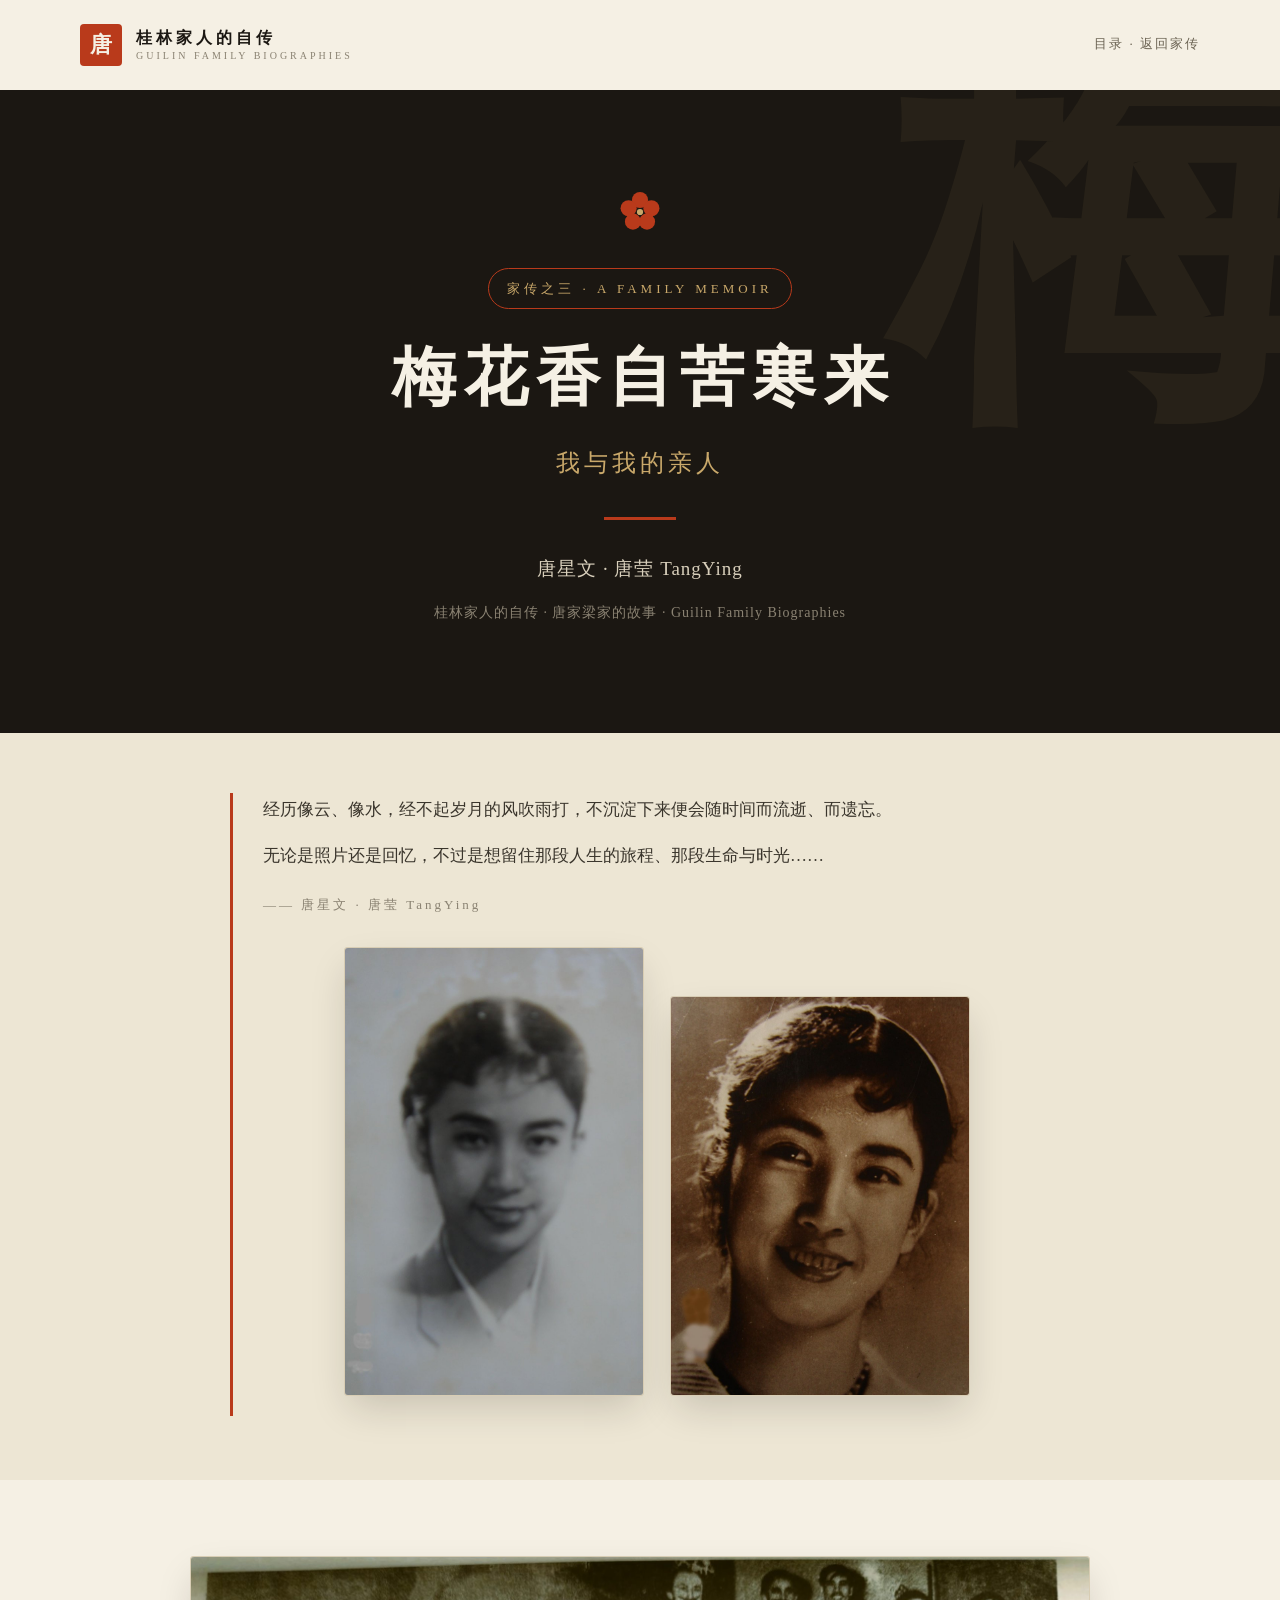
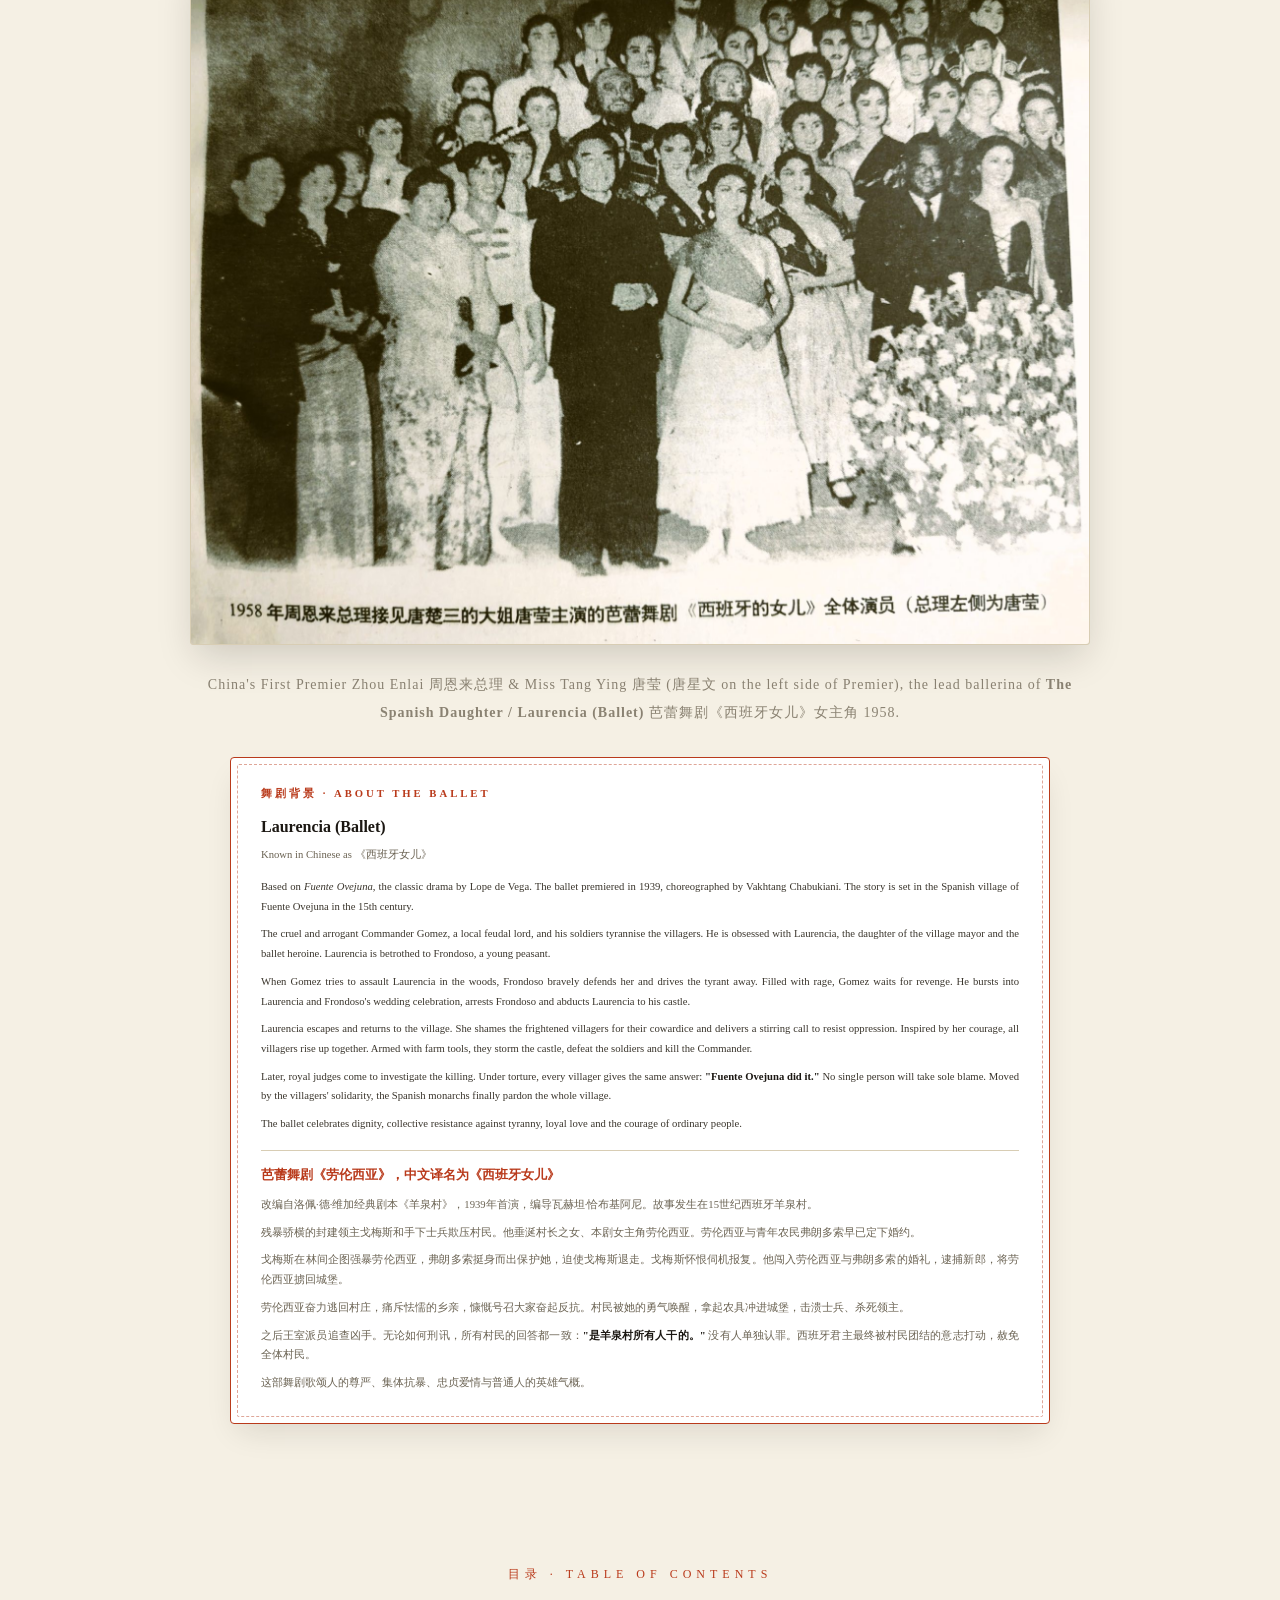
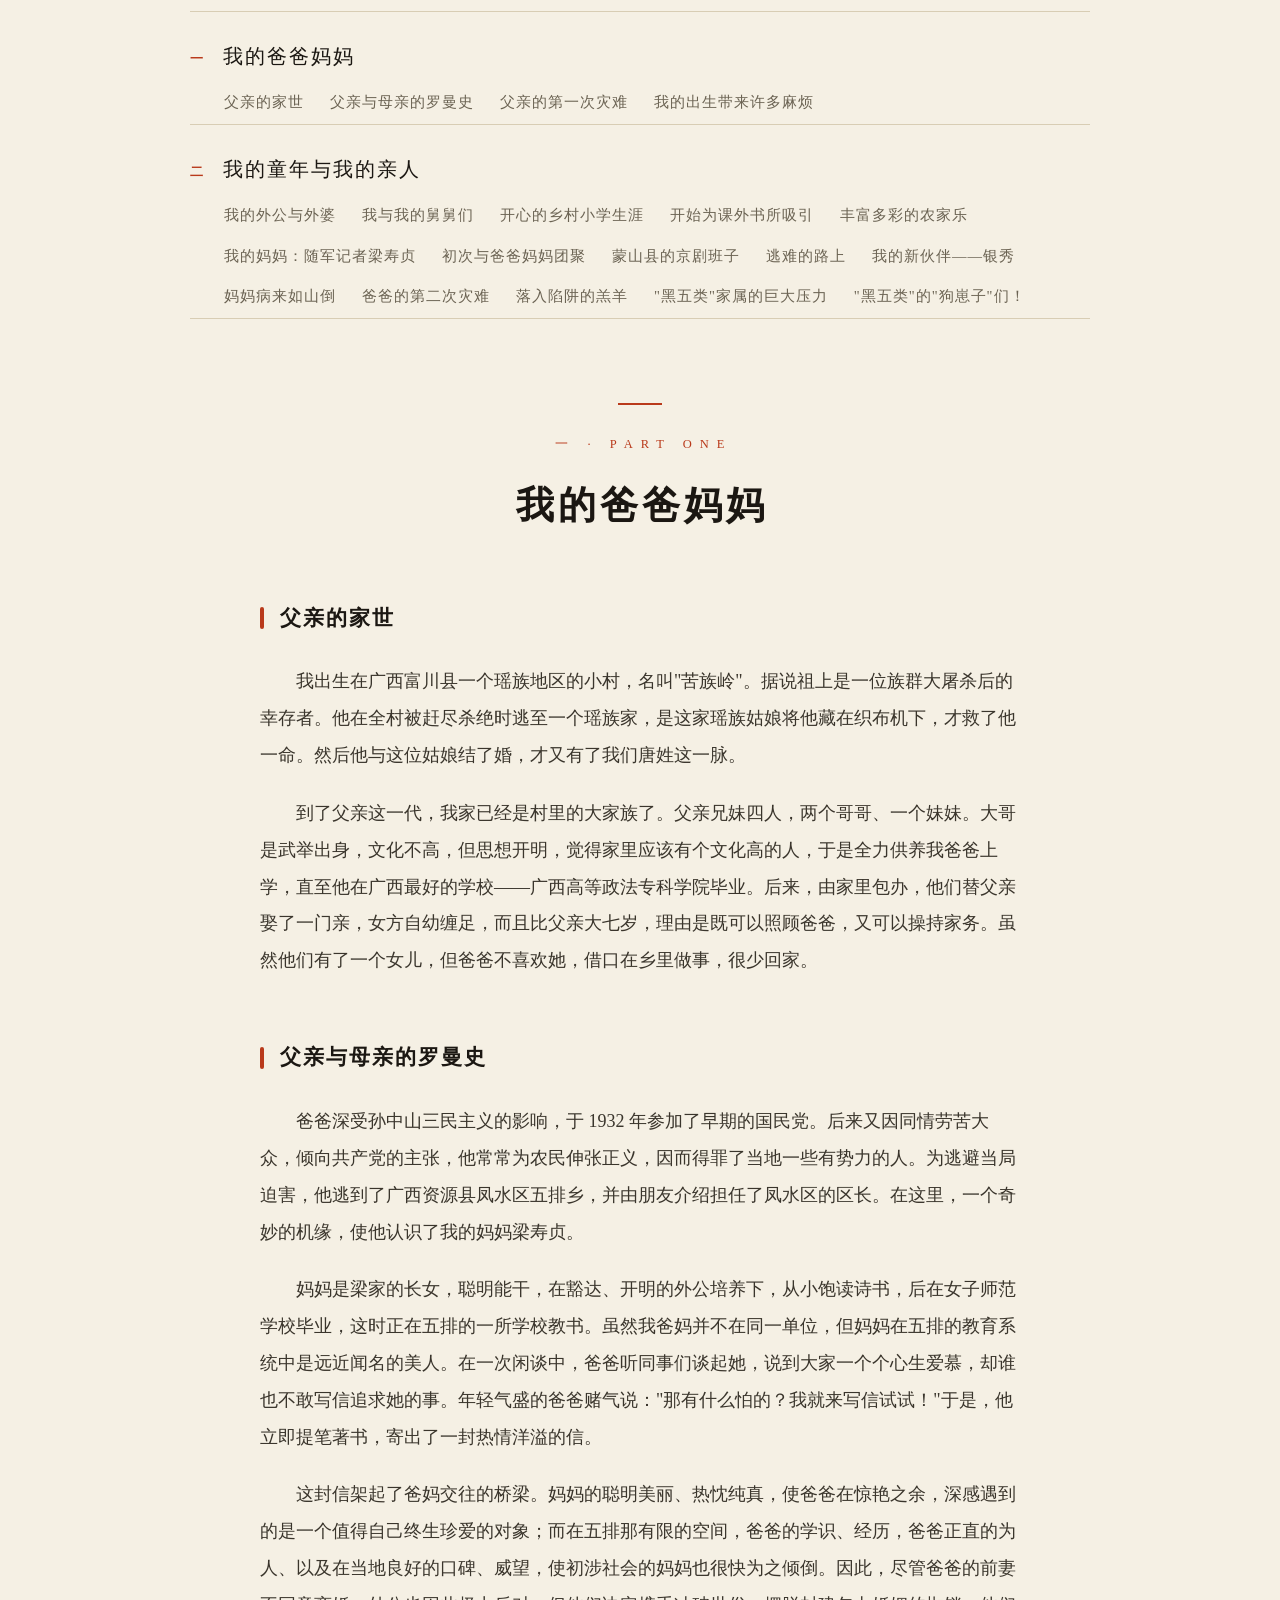
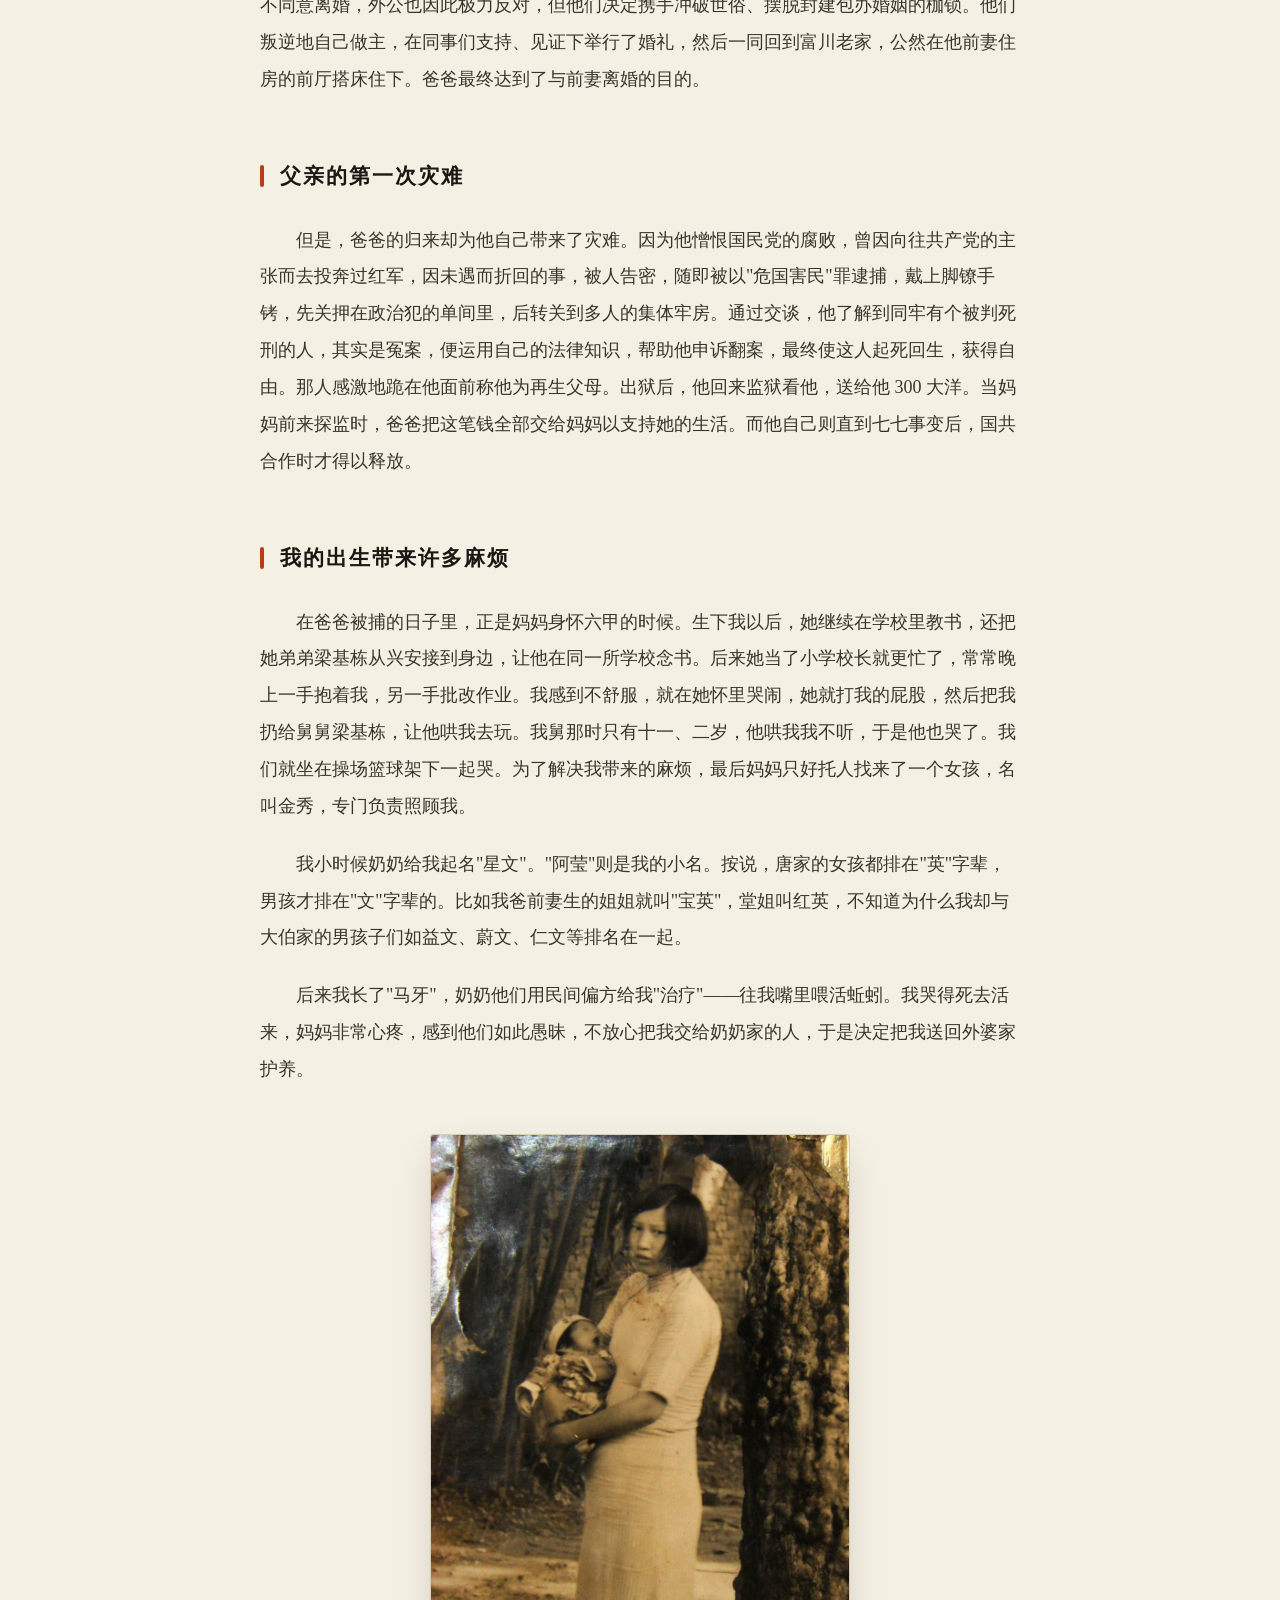
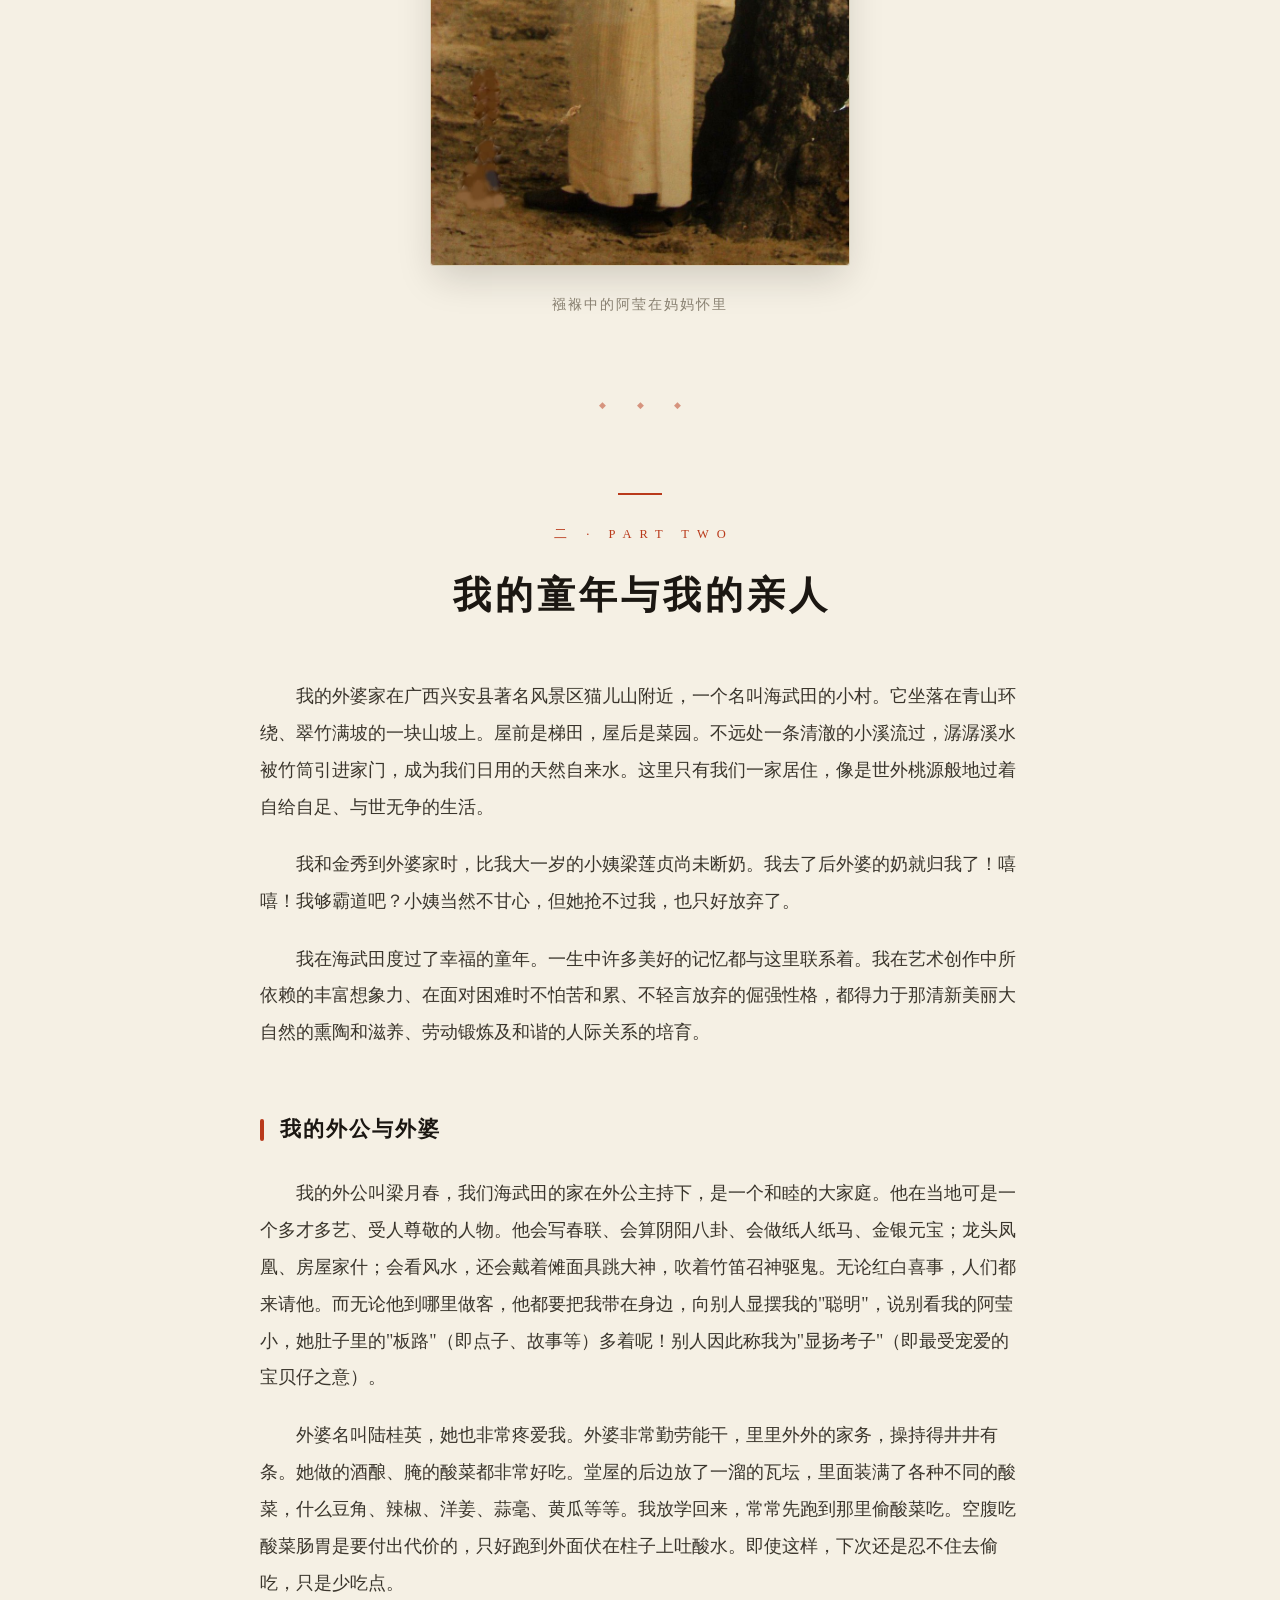
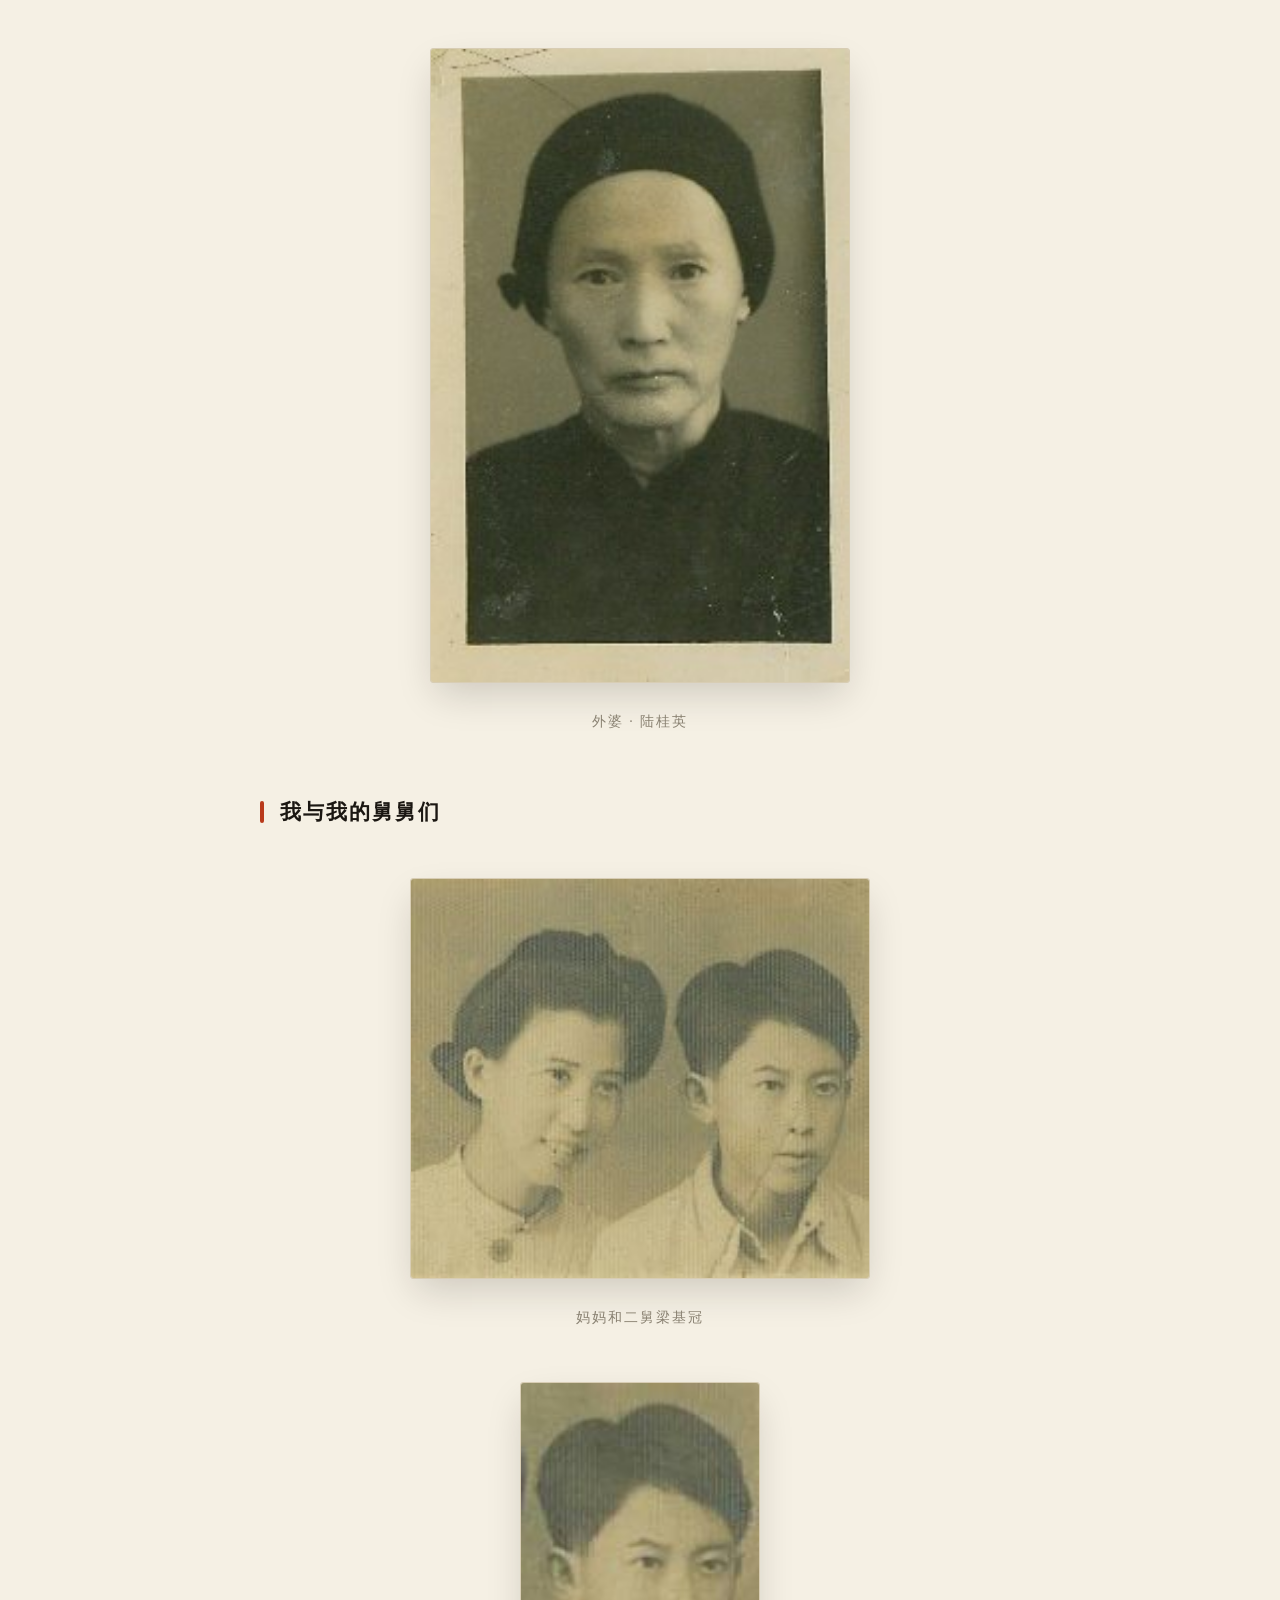
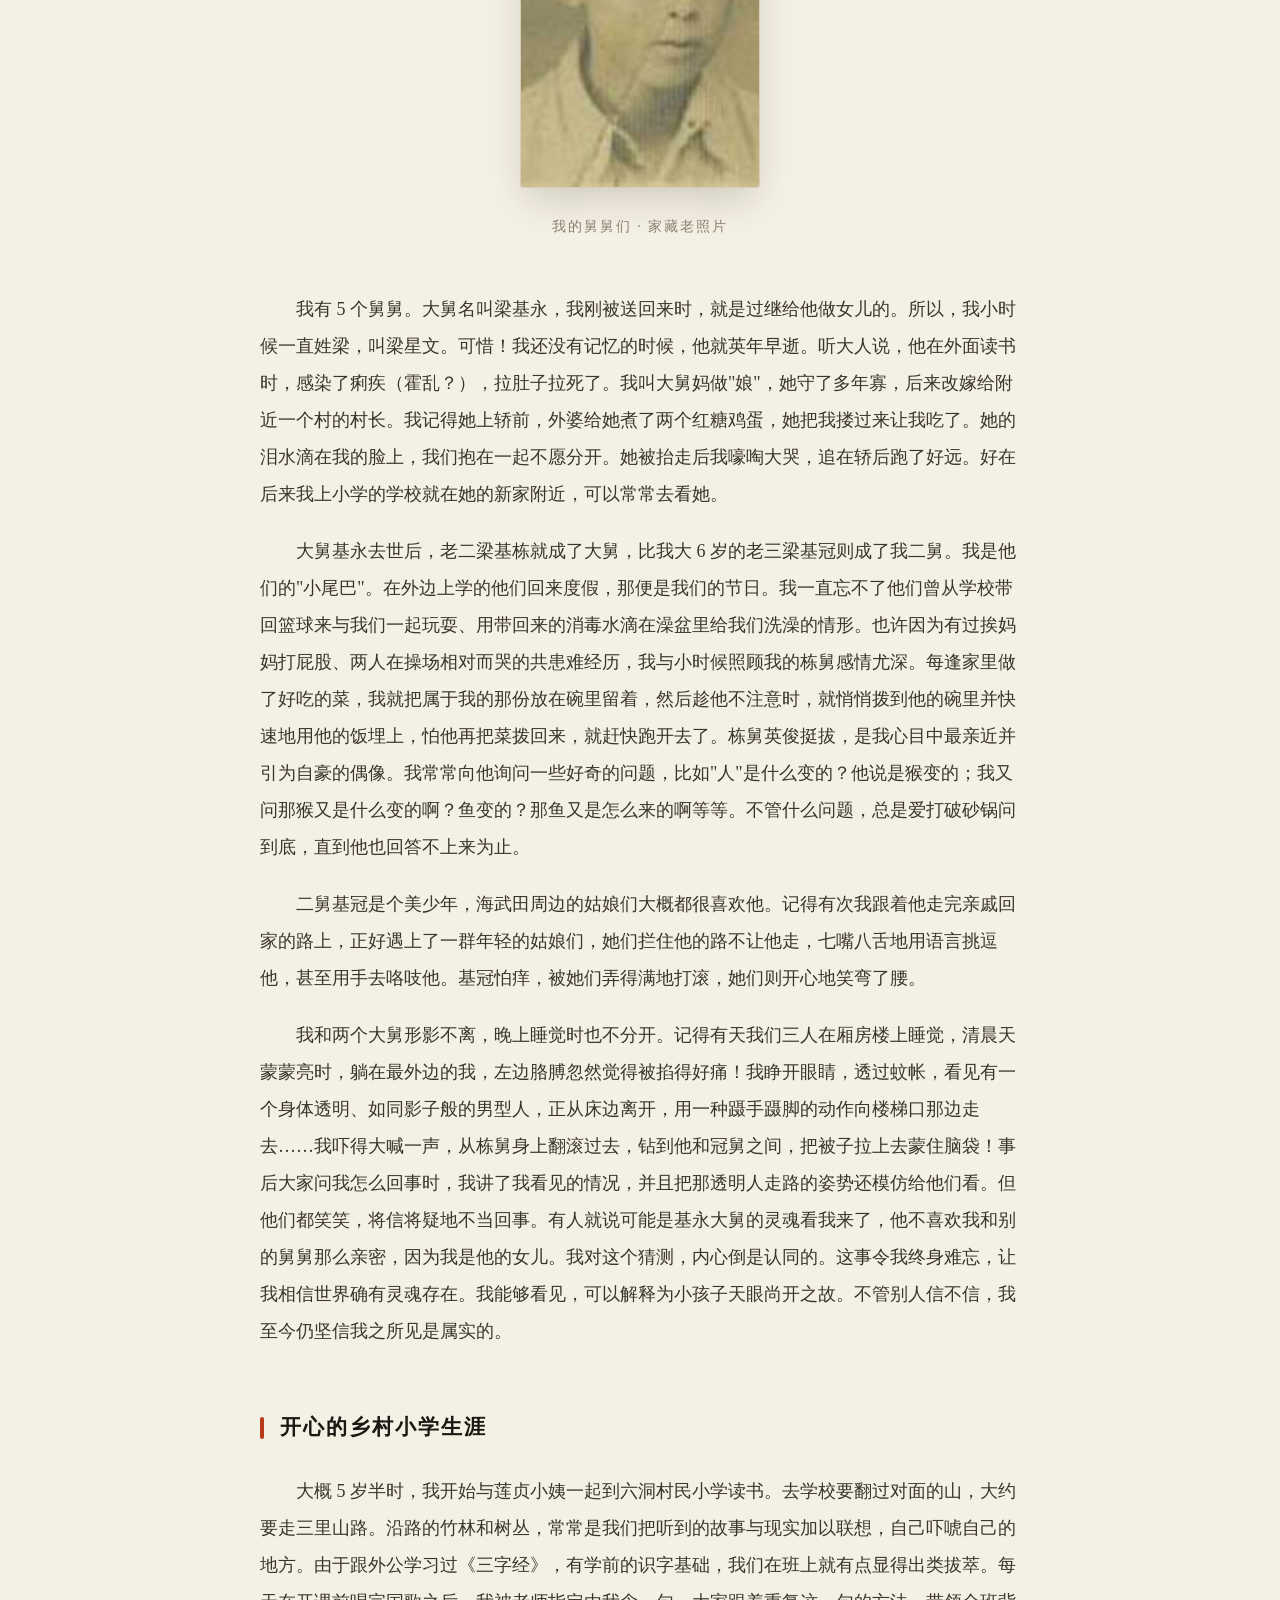
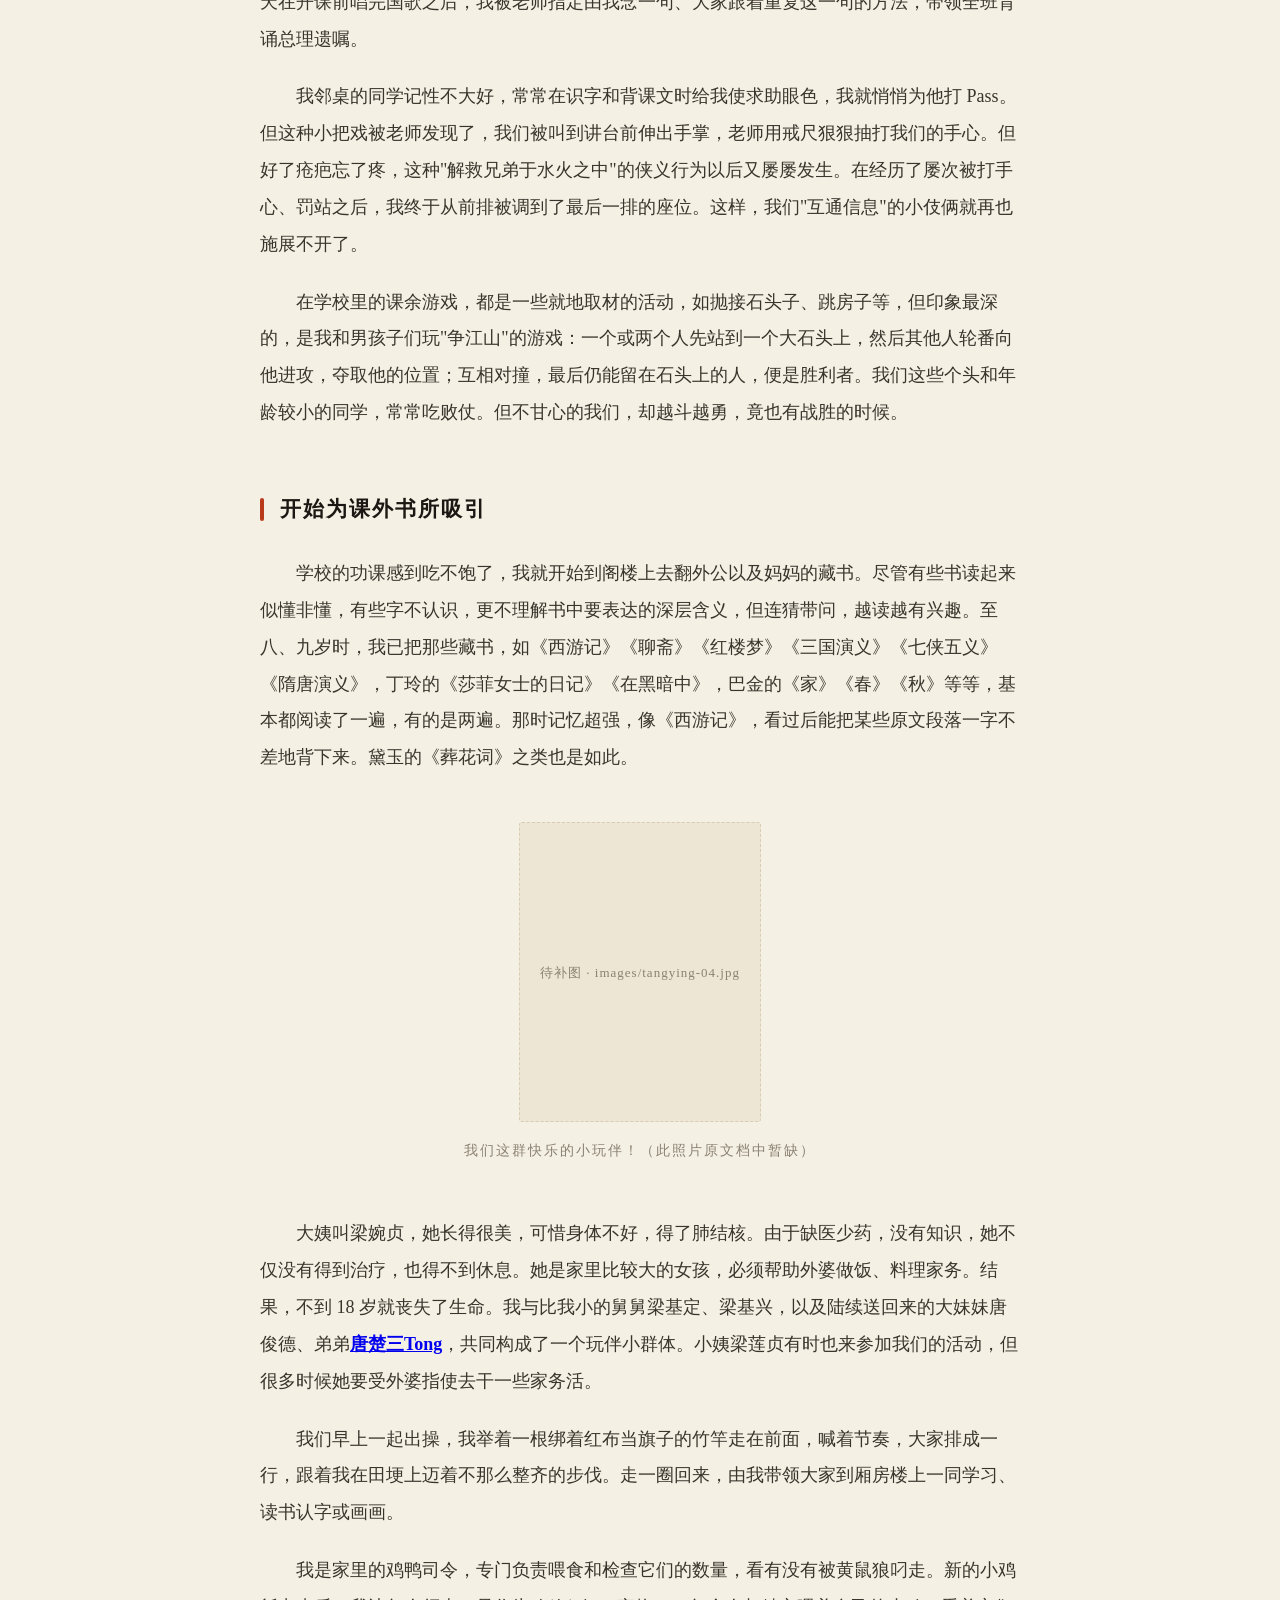
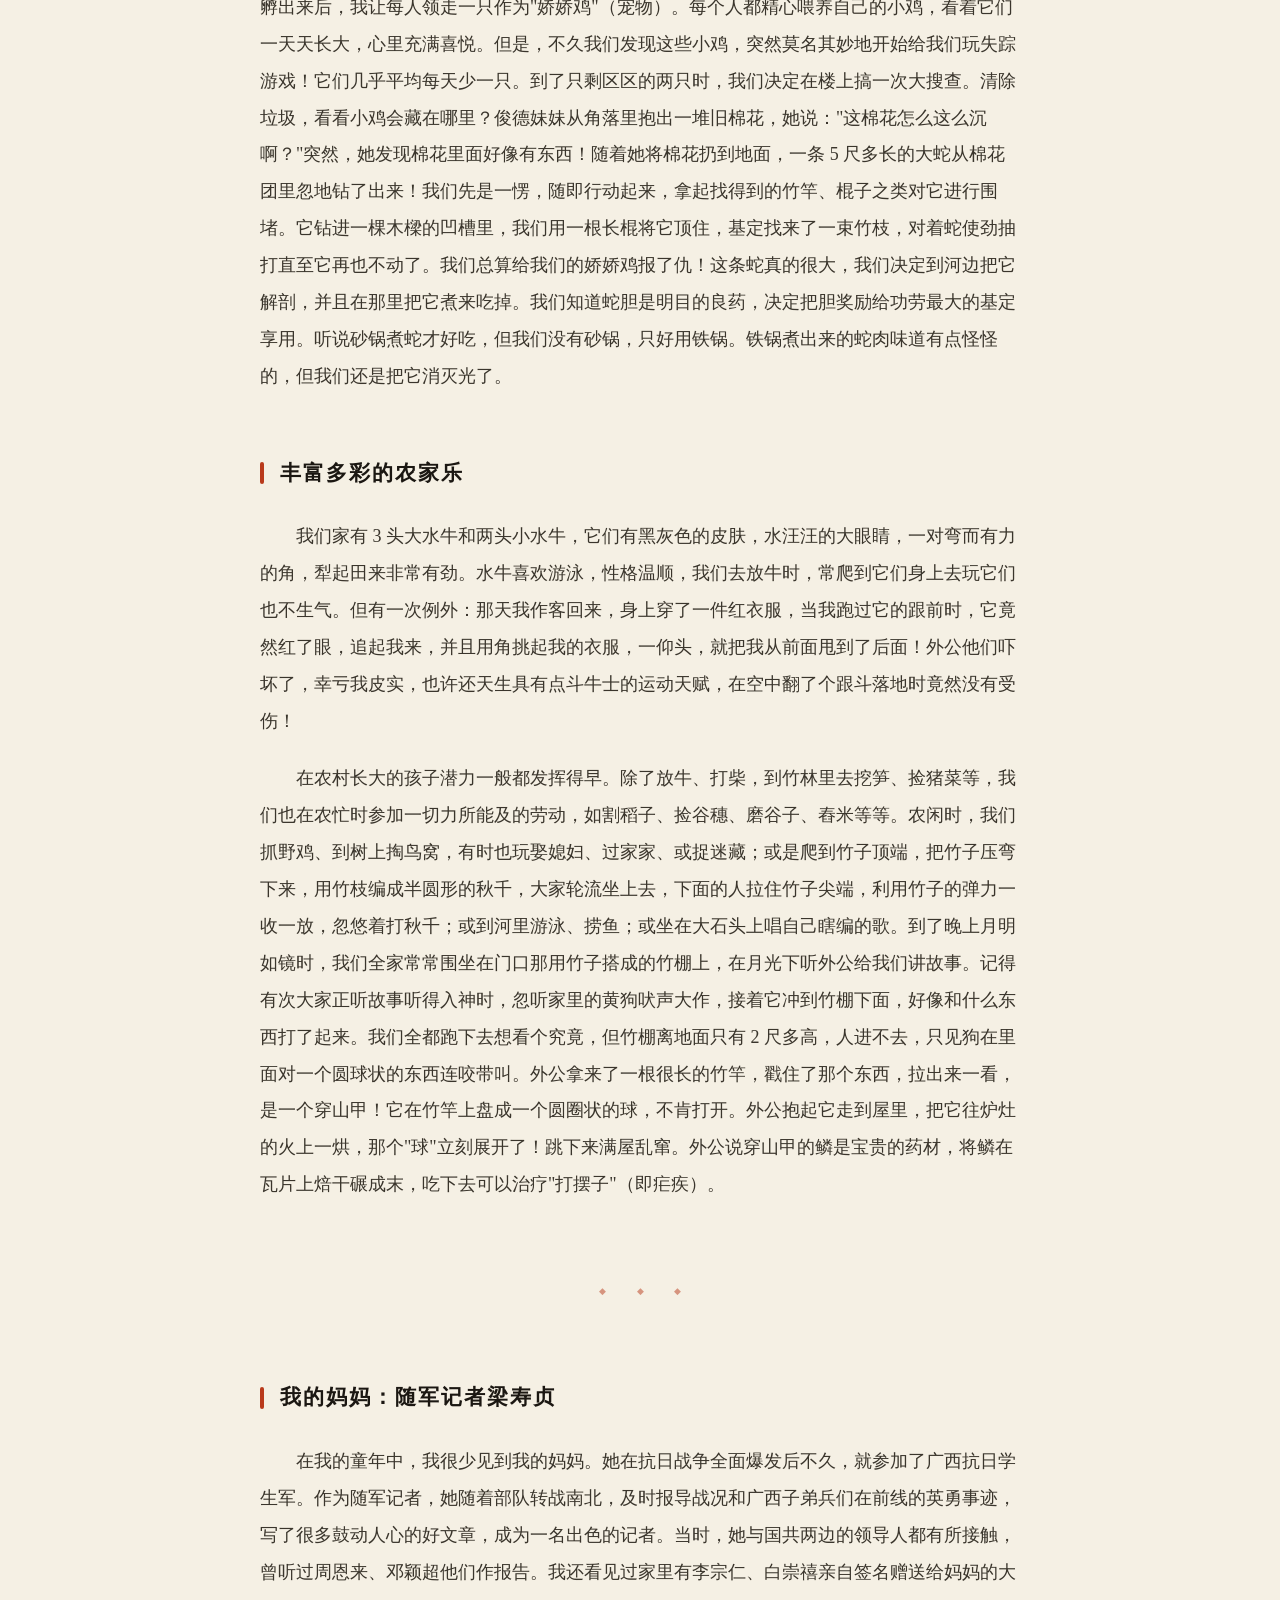
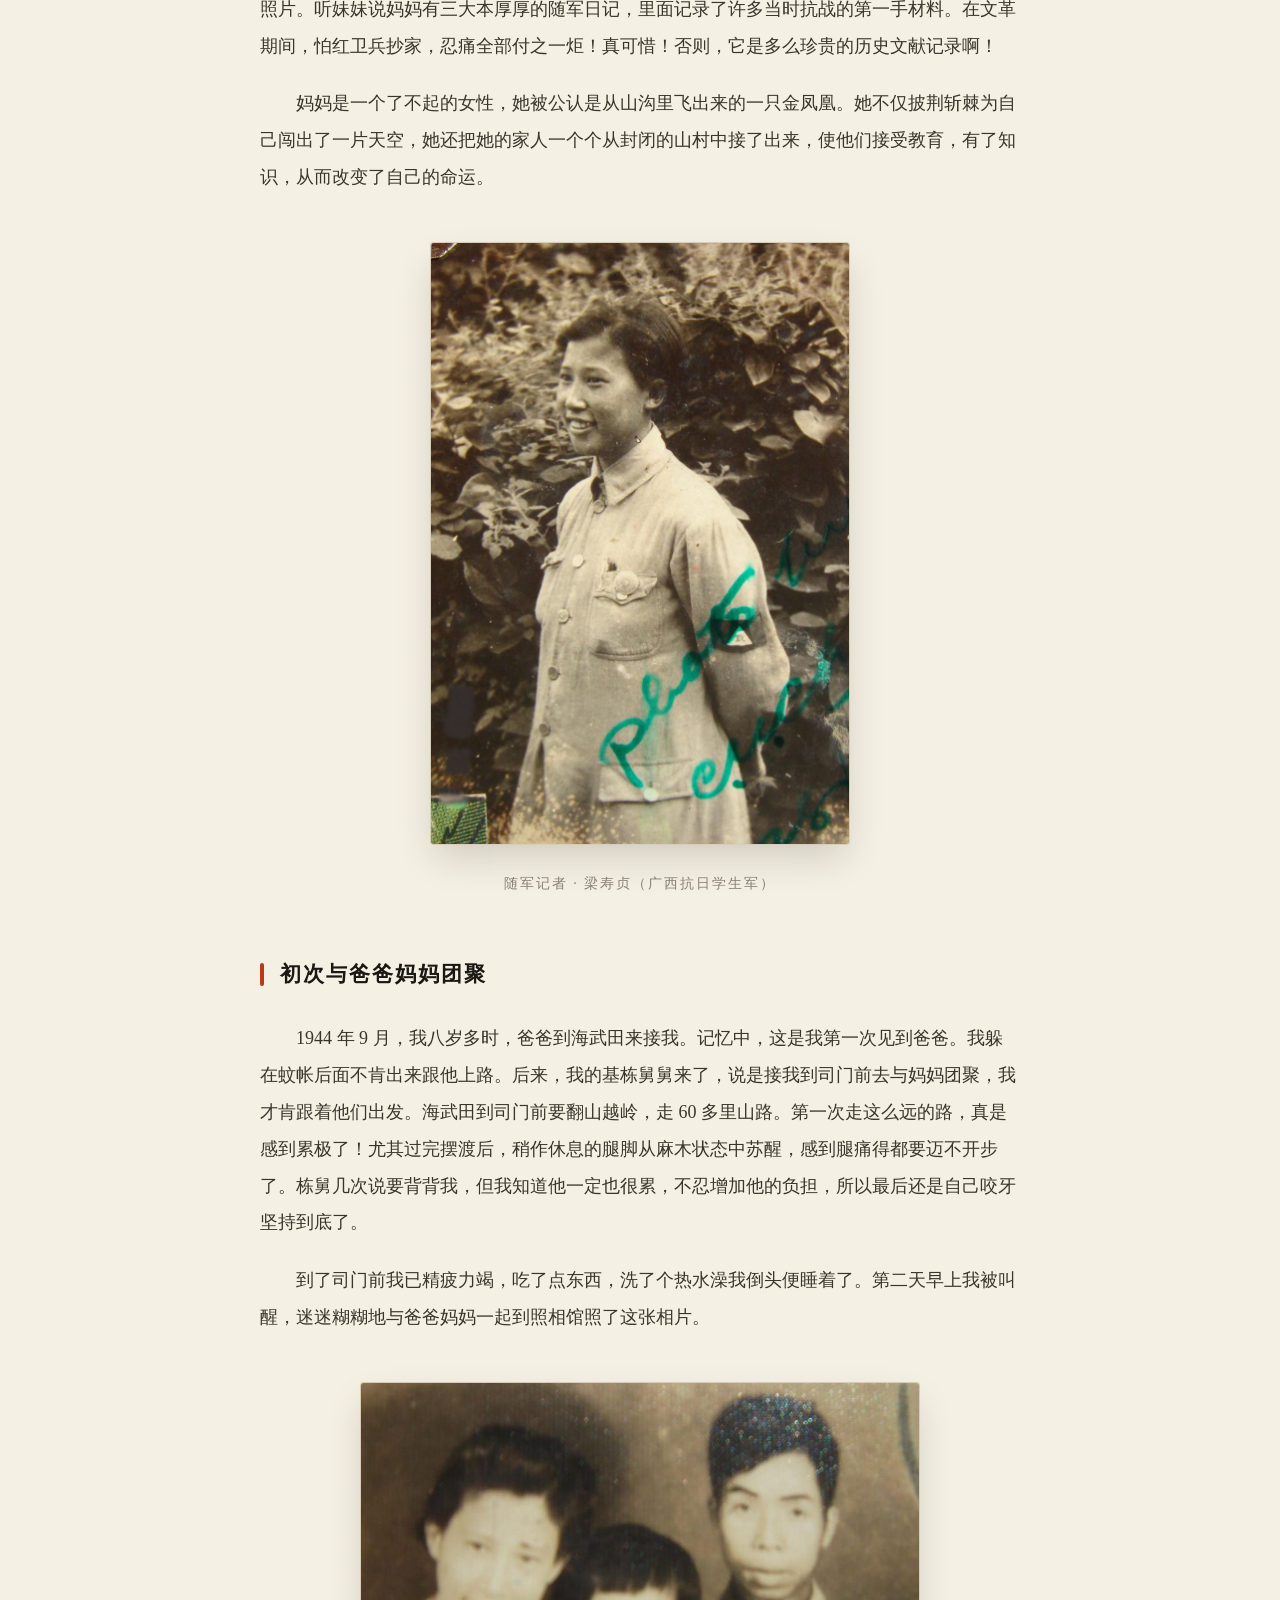
<file: guilin/tangying/index.html>
<!DOCTYPE html>
<html lang="zh-Hans">
<head>
<meta charset="UTF-8">
<meta name="viewport" content="width=device-width, initial-scale=1.0">
<link rel="icon" type="image/x-icon" href="/assets/img/favicon.ico" />
<link rel="icon" type="image/png" sizes="32x32" href="/assets/img/favicon-32.png" />
<link rel="apple-touch-icon" href="/assets/img/apple-touch-icon.png" />
<meta name="robots" content="noindex, nofollow">
<title>梅花香自苦寒来 —— 我与我的亲人 | 唐星文 · 唐莹 TangYing</title>
<style>
  :root {
    --paper: #F5F0E4;
    --paper-deep: #EDE6D4;
    --ink: #1B1712;
    --ink-soft: #3A352C;
    --ink-mute: #6B6353;
    --ink-faint: #8A8272;
    --vermillion: #B93A1B;
    --gold: #C9A86A;
    --line: #D8CDB4;
    --card: #FFFFFF;
  }
  * { margin: 0; padding: 0; box-sizing: border-box; }
  html { scroll-behavior: smooth; }
  body {
    background: var(--paper);
    color: var(--ink-soft);
    font-family: "Noto Serif SC", "Source Han Serif SC", "Songti SC", "SimSun", serif;
    line-height: 1.8;
    -webkit-font-smoothing: antialiased;
  }
  .wrap { max-width: 1440px; margin: 0 auto; }

  /* ---------- Site bar ---------- */
  .site-bar {
    display: flex; align-items: center; justify-content: space-between;
    padding: 24px 80px;
  }
  .brand { display: flex; align-items: center; gap: 14px; text-decoration: none; }
  .seal {
    width: 42px; height: 42px; border-radius: 4px;
    background: var(--vermillion); color: var(--paper);
    display: flex; align-items: center; justify-content: center;
    font-size: 22px; font-weight: 700;
  }
  .brand-name { display: flex; flex-direction: column; line-height: 1.4; }
  .brand-cn { font-size: 16px; font-weight: 600; letter-spacing: 4px; color: var(--ink); }
  .brand-en { font-size: 10px; letter-spacing: 3px; color: var(--ink-faint); }
  .bar-links { display: flex; align-items: center; gap: 22px; }
  .bar-links a {
    font-size: 13px; letter-spacing: 2px; color: var(--ink-mute); text-decoration: none;
    border-bottom: 1px solid transparent; padding-bottom: 2px;
  }
  .bar-links a:hover { color: var(--vermillion); border-bottom-color: var(--vermillion); }
  .bar-meta { font-size: 13px; letter-spacing: 2px; color: var(--ink-faint); }

  /* ---------- Hero ---------- */
  .hero {
    background: var(--ink); color: var(--paper);
    padding: 96px 120px 108px;
    text-align: center; position: relative; overflow: hidden;
  }
  .hero .watermark {
    position: absolute; right: -30px; top: -70px;
    font-size: 420px; font-weight: 700; line-height: 1;
    color: rgba(201, 168, 106, 0.07);
    pointer-events: none; user-select: none;
  }
  .hero > * { position: relative; }
  .blossom { display: block; margin: 0 auto 30px; }
  .blossom circle { fill: var(--vermillion); }
  .blossom .core { fill: var(--gold); }
  .chip {
    display: inline-block; padding: 8px 18px; border-radius: 999px;
    border: 1px solid var(--vermillion);
    font-size: 13px; letter-spacing: 4px; color: var(--gold);
    margin-bottom: 26px;
  }
  .hero h1 {
    font-size: clamp(34px, 5vw, 68px); font-weight: 700;
    letter-spacing: 8px; text-indent: 8px; color: var(--paper); line-height: 1.35;
  }
  .hero .sub {
    margin-top: 20px; font-size: clamp(17px, 2vw, 24px);
    letter-spacing: 4px; color: var(--gold);
  }
  .divider { width: 72px; height: 3px; background: var(--vermillion); margin: 32px auto; }
  .hero .author { font-size: clamp(15px, 1.5vw, 19px); color: #D8CFBB; letter-spacing: 1px; }
  .hero .series { margin-top: 14px; font-size: 14px; color: var(--ink-faint); letter-spacing: 1px; }

  /* ---------- Epigraph ---------- */
  .epigraph { background: var(--paper-deep); padding: 60px 24px 64px; }
  .epigraph-inner {
    max-width: 820px; margin: 0 auto;
    border-left: 3px solid var(--vermillion); padding-left: 30px;
  }
  .epigraph p {
    font-size: 17px; line-height: 2; color: var(--ink-soft); margin-bottom: 12px;
  }
  .epigraph p:last-of-type { margin-bottom: 0; }
  .epigraph .who {
    margin-top: 20px; font-size: 13px; letter-spacing: 3px; color: var(--ink-faint);
  }

  /* ---------- Contents ---------- */
  /* ---------- Prelude photo & ballet frame ---------- */
  .prelude-photo { padding: 76px 24px 8px; }
  .prelude-inner { max-width: 900px; margin: 0 auto; text-align: center; }
  .prelude-inner figure { margin: 0 0 30px; }
  .prelude-inner figcaption { line-height: 2; letter-spacing: 1px; }
  .ballet-frame {
    max-width: 820px; margin: 0 auto 56px; padding: 26px 30px 22px;
    border: 1.5px solid var(--vermillion); border-radius: 4px; background: var(--card);
    box-shadow: 0 14px 30px -8px rgba(28,23,18,.12);
    position: relative; text-align: left;
  }
  .ballet-frame::before {
    content: ""; position: absolute; inset: 6px; pointer-events: none;
    border: 1px dashed rgba(185, 58, 27, .45); border-radius: 2px;
  }
  .ballet-frame-label { font-size: 8pt; letter-spacing: 3px; color: var(--vermillion); font-weight: 700; margin-bottom: 10px; }
  .ballet-frame h3 { font-size: 12pt; margin: 0 0 3px; color: var(--ink); }
  .ballet-frame .ballet-sub { color: var(--ink-mute); margin: 0 0 12px; }
  .ballet-frame p { font-size: 8pt; line-height: 1.85; color: var(--ink-soft); margin: 0 0 8px; text-align: justify; }
  .ballet-frame p strong { color: var(--ink); }
  .ballet-frame h4 { font-size: 10pt; color: var(--vermillion); margin: 16px 0 8px; padding-top: 12px; border-top: 1px solid var(--line); }
  .ballet-frame .ballet-cn { font-family: 'Noto Serif SC','cwTeXQKai',serif; color: var(--ink-mute); }

  .contents { padding: 76px 24px 84px; }
  .contents-inner { max-width: 900px; margin: 0 auto; }
  .sec-label {
    font-size: 12px; letter-spacing: 5px; color: var(--vermillion);
    margin-bottom: 26px; text-align: center;
  }
  .contents ol { list-style: none; }
  .contents > .contents-inner > ol > li { border-top: 1px solid var(--line); padding: 26px 0 6px; }
  .contents > .contents-inner > ol > li:last-child { border-bottom: 1px solid var(--line); }
  .contents .ch-row {
    display: flex; align-items: baseline; gap: 18px;
    text-decoration: none; color: inherit; margin-bottom: 14px;
  }
  .contents .ch-row .idx {
    flex: 0 0 auto; font-size: 13px; letter-spacing: 2px; font-weight: 600; color: var(--vermillion);
  }
  .contents .ch-row .t { font-size: 20px; letter-spacing: 2px; color: var(--ink); transition: color .15s ease; }
  .contents .ch-row:hover .t { color: var(--vermillion); }
  .contents ul { list-style: none; display: flex; flex-wrap: wrap; gap: 10px 26px; padding-left: 34px; }
  .contents ul a {
    font-size: 14.5px; letter-spacing: 1px; color: var(--ink-mute); text-decoration: none;
    display: inline-block; padding-bottom: 2px; border-bottom: 1px solid transparent;
  }
  .contents ul a:hover { color: var(--vermillion); border-bottom-color: var(--vermillion); }

  /* ---------- Memoir ---------- */
  .memoir { padding: 0 24px 96px; }
  .memoir-inner { max-width: 760px; margin: 0 auto; }

  .ch-head { display: block; text-align: center; margin: 0 0 48px; padding: 0; }
  .ch-head .rule { width: 44px; height: 2px; background: var(--vermillion); margin: 0 auto 28px; }
  .ch-head .n { font-size: 12.5px; letter-spacing: 8px; color: var(--vermillion); margin-bottom: 16px; text-indent: 8px; }
  .ch-head h2 { font-size: clamp(25px, 3.2vw, 38px); font-weight: 600; letter-spacing: 4px; color: var(--ink); text-indent: 4px; }

  .memoir p { font-size: 18px; line-height: 2.05; color: var(--ink-soft); text-indent: 2em; margin-bottom: 1.15em; }
  .memoir p:last-child { margin-bottom: 0; }

  .sub-head {
    position: relative; margin: 60px 0 26px; padding-left: 20px;
    font-size: 21px; font-weight: 600; letter-spacing: 2px; color: var(--ink);
  }
  .sub-head::before {
    content: ""; position: absolute; left: 0; top: 0.35em;
    width: 4px; height: 1.05em; background: var(--vermillion); border-radius: 2px;
  }

  .ch-sep {
    text-align: center; color: var(--vermillion); opacity: 0.5;
    font-size: 9px; letter-spacing: 14px; text-indent: 14px;
    margin: 80px 0;
  }

  /* ---------- Figures ---------- */
  figure { margin: 46px 0 52px; text-align: center; }
  figure .photo {
    position: relative; display: inline-block; max-width: 100%;
    border: 1px solid var(--line); border-radius: 3px;
    background: #DDD3BE;
    box-shadow: 0 16px 36px -6px rgba(28, 23, 18, 0.18);
  }
  figure .photo img { display: block; width: 100%; height: auto; border-radius: 3px; }
  figcaption { margin-top: 16px; font-size: 14px; letter-spacing: 2px; color: var(--ink-faint); }
  figure .photo.missing {
    display: inline-flex; align-items: center; justify-content: center;
    height: 300px; border-style: dashed; background: var(--paper-deep);
    box-shadow: none; padding: 0 20px;
  }
  figure .photo.missing::after {
    content: "待补图 · " attr(data-file);
    font-size: 13px; letter-spacing: 1px; color: var(--ink-faint);
  }
  .duo { display: flex; gap: 26px; justify-content: center; align-items: flex-end; flex-wrap: wrap; }
  .duo figure { margin: 30px 0 10px; }
  .duo figcaption { margin-top: 12px; }
  .gallery { display: flex; gap: 22px; justify-content: center; align-items: flex-start; flex-wrap: wrap; margin: 40px 0 10px; }
  .gallery figure { margin: 0; max-width: 340px; }
  .gallery .photo { width: 100%; }

  /* ---------- Closing blocks ---------- */
  .vital {
    margin: 64px 0 0; padding: 30px 26px; text-align: center;
    border-top: 1px solid var(--line); border-bottom: 1px solid var(--line);
  }
  .vital p {
    text-indent: 0; font-size: 16px; letter-spacing: 1px; color: var(--ink-mute); margin-bottom: 8px;
  }
  .vital p:last-child { margin-bottom: 0; }
  .vital strong { color: var(--ink); font-weight: 600; }

  .letter {
    margin: 56px 0 0; background: var(--card);
    border: 1px solid var(--line); border-radius: 3px;
    padding: 44px 40px 38px; text-align: center;
  }
  .letter .lead {
    font-size: 14px; line-height: 1.9; color: var(--ink-faint);
    letter-spacing: 1px; margin-bottom: 30px;
  }
  .letter .poem p {
    text-indent: 0; font-size: 18px; line-height: 2.1; color: var(--ink); margin-bottom: 2px;
    letter-spacing: 1px;
  }
  .letter .sign {
    margin-top: 28px; padding-top: 22px; border-top: 1px dashed var(--line);
    font-size: 13px; line-height: 1.9; color: var(--ink-faint); letter-spacing: 1px;
  }
  .letter .sign p { text-indent: 0; margin: 0; font-size: 13px; color: var(--ink-faint); }

  /* ---------- Footer ---------- */
  footer {
    background: var(--ink); color: #D8CFBB;
    text-align: center; padding: 48px 24px;
  }
  footer .main { font-size: 14px; letter-spacing: 1px; }
  footer .sub { margin-top: 10px; font-size: 12px; color: var(--ink-mute); letter-spacing: 1px; }
  footer a { color: #D8CFBB; text-decoration: none; border-bottom: 1px solid rgba(216,207,187,.35); }
  footer a:hover { color: var(--gold); border-bottom-color: var(--gold); }

  /* ---------- Responsive ---------- */
  @media (max-width: 900px) {
    .site-bar { padding: 20px 22px; }
    .bar-meta { display: none; }
    .bar-links { gap: 14px; }
    .hero { padding: 72px 22px 82px; }
    .hero .watermark { font-size: 260px; }
    .hero h1 { letter-spacing: 4px; text-indent: 4px; }
    .epigraph { padding: 48px 22px 52px; }
    .epigraph-inner { padding-left: 20px; }
    .epigraph p { font-size: 16px; }
    .contents { padding: 56px 22px 64px; }
    .contents ul { padding-left: 0; gap: 8px 20px; }
    .memoir { padding: 0 22px 72px; }
    .memoir p { font-size: 17px; line-height: 2; }
    .sub-head { font-size: 19px; margin: 48px 0 22px; }
    .letter { padding: 32px 22px 28px; }
    .letter .poem p { font-size: 17px; }
    .ch-sep { margin: 60px 0; }
  }
</style>
<!-- GA4 - Google Analytics -->
<script async src="https://www.googletagmanager.com/gtag/js?id=G-96WKZEXZE3"></script>
<script>
window.dataLayer = window.dataLayer || [];
function gtag(){dataLayer.push(arguments);}
gtag('js', new Date());
gtag('config', 'G-96WKZEXZE3');
</script>
</head>
<body>
<div class="wrap">

  <div class="site-bar">
    <a class="brand" href="/guilin/">
      <div class="seal">唐</div>
      <div class="brand-name">
        <span class="brand-cn">桂林家人的自传</span>
        <span class="brand-en">GUILIN FAMILY BIOGRAPHIES</span>
      </div>
    </a>
    <div class="bar-links">
      <a href="/guilin/">目录 · 返回家传</a>
    </div>
  </div>

  <section class="hero">
    <div class="watermark" aria-hidden="true">梅</div>
    <svg class="blossom" width="52" height="52" viewBox="0 0 100 100" aria-hidden="true">
      <circle cx="50" cy="27" r="15.5"></circle>
      <circle cx="71.9" cy="42.9" r="15.5"></circle>
      <circle cx="63.5" cy="68.6" r="15.5"></circle>
      <circle cx="36.5" cy="68.6" r="15.5"></circle>
      <circle cx="28.1" cy="42.9" r="15.5"></circle>
      <circle class="core" cx="50" cy="50" r="6"></circle>
    </svg>
    <div><span class="chip">家传之三 · A FAMILY MEMOIR</span></div>
    <h1>梅花香自苦寒来</h1>
    <p class="sub">我与我的亲人</p>
    <div class="divider"></div>
    <p class="author">唐星文 · 唐莹 TangYing</p>
    <p class="series">桂林家人的自传 · 唐家梁家的故事 · Guilin Family Biographies</p>
  </section>

  <section class="epigraph">
    <div class="epigraph-inner">
      <p>经历像云、像水，经不起岁月的风吹雨打，不沉淀下来便会随时间而流逝、而遗忘。</p>
      <p>无论是照片还是回忆，不过是想留住那段人生的旅程、那段生命与时光……</p>
      <div class="who">—— 唐星文 · 唐莹 TangYing</div>
      <div class="duo">
        <figure>
          <span class="photo" style="width:min(300px,86vw)"><img src="images/tangying-mama1.jpg" alt="年轻时代的妈妈 · 肖像一"></span>
        </figure>
        <figure>
          <span class="photo" style="width:min(300px,86vw)"><img src="images/tangying-mama2.jpg" alt="年轻时代的妈妈 · 肖像二"></span>
        </figure>
      </div>
    </div>
  </section>

  <section class="prelude-photo">
    <div class="prelude-inner">
      <figure>
        <span class="photo" style="width:min(900px,100%)"><img src="/guilin/images/TangYing-ZhouEnLai-1958.jpg" alt="1958 年周恩来总理接见唐星文（唐莹）主演的芭蕾舞剧《西班牙女儿》全体演员" loading="lazy"></span>
        <figcaption>China's First Premier Zhou Enlai 周恩来总理 &amp; Miss Tang Ying 唐莹 (唐星文 on the left side of Premier), the lead ballerina of <strong>The Spanish Daughter / Laurencia (Ballet)</strong> 芭蕾舞剧《西班牙女儿》女主角 1958.</figcaption>
      </figure>
      <div class="ballet-frame small">
        <div class="ballet-frame-label">舞剧背景 · ABOUT THE BALLET</div>
        <h3>Laurencia (Ballet)</h3>
        <p class="ballet-sub">Known in Chinese as 《西班牙女儿》</p>
        <p>Based on <em>Fuente Ovejuna</em>, the classic drama by Lope de Vega. The ballet premiered in 1939, choreographed by Vakhtang Chabukiani. The story is set in the Spanish village of Fuente Ovejuna in the 15th century.</p>
        <p>The cruel and arrogant Commander Gomez, a local feudal lord, and his soldiers tyrannise the villagers. He is obsessed with Laurencia, the daughter of the village mayor and the ballet heroine. Laurencia is betrothed to Frondoso, a young peasant.</p>
        <p>When Gomez tries to assault Laurencia in the woods, Frondoso bravely defends her and drives the tyrant away. Filled with rage, Gomez waits for revenge. He bursts into Laurencia and Frondoso's wedding celebration, arrests Frondoso and abducts Laurencia to his castle.</p>
        <p>Laurencia escapes and returns to the village. She shames the frightened villagers for their cowardice and delivers a stirring call to resist oppression. Inspired by her courage, all villagers rise up together. Armed with farm tools, they storm the castle, defeat the soldiers and kill the Commander.</p>
        <p>Later, royal judges come to investigate the killing. Under torture, every villager gives the same answer: <strong>"Fuente Ovejuna did it."</strong> No single person will take sole blame. Moved by the villagers' solidarity, the Spanish monarchs finally pardon the whole village.</p>
        <p>The ballet celebrates dignity, collective resistance against tyranny, loyal love and the courage of ordinary people.</p>
        <h4>芭蕾舞剧《劳伦西亚》，中文译名为《西班牙女儿》</h4>
        <p class="ballet-cn">改编自洛佩·德·维加经典剧本《羊泉村》，1939年首演，编导瓦赫坦·恰布基阿尼。故事发生在15世纪西班牙羊泉村。</p>
        <p class="ballet-cn">残暴骄横的封建领主戈梅斯和手下士兵欺压村民。他垂涎村长之女、本剧女主角劳伦西亚。劳伦西亚与青年农民弗朗多索早已定下婚约。</p>
        <p class="ballet-cn">戈梅斯在林间企图强暴劳伦西亚，弗朗多索挺身而出保护她，迫使戈梅斯退走。戈梅斯怀恨伺机报复。他闯入劳伦西亚与弗朗多索的婚礼，逮捕新郎，将劳伦西亚掳回城堡。</p>
        <p class="ballet-cn">劳伦西亚奋力逃回村庄，痛斥怯懦的乡亲，慷慨号召大家奋起反抗。村民被她的勇气唤醒，拿起农具冲进城堡，击溃士兵、杀死领主。</p>
        <p class="ballet-cn">之后王室派员追查凶手。无论如何刑讯，所有村民的回答都一致：<strong>"是羊泉村所有人干的。"</strong> 没有人单独认罪。西班牙君主最终被村民团结的意志打动，赦免全体村民。</p>
        <p class="ballet-cn">这部舞剧歌颂人的尊严、集体抗暴、忠贞爱情与普通人的英雄气概。</p>
      </div>
    </div>
  </section>

  <section class="contents">
    <div class="contents-inner">
      <div class="sec-label">目录 · TABLE OF CONTENTS</div>
      <ol>
        <li>
          <a class="ch-row" href="#ch1"><span class="idx">一</span><span class="t">我的爸爸妈妈</span></a>
          <ul>
            <li><a href="#s-father">父亲的家世</a></li>
            <li><a href="#s-romance">父亲与母亲的罗曼史</a></li>
            <li><a href="#s-disaster1">父亲的第一次灾难</a></li>
            <li><a href="#s-birth">我的出生带来许多麻烦</a></li>
          </ul>
        </li>
        <li>
          <a class="ch-row" href="#ch2"><span class="idx">二</span><span class="t">我的童年与我的亲人</span></a>
          <ul>
            <li><a href="#s-grandparents">我的外公与外婆</a></li>
            <li><a href="#s-uncles">我与我的舅舅们</a></li>
            <li><a href="#s-school">开心的乡村小学生涯</a></li>
            <li><a href="#s-books">开始为课外书所吸引</a></li>
            <li><a href="#s-farm">丰富多彩的农家乐</a></li>
            <li><a href="#s-mother">我的妈妈：随军记者梁寿贞</a></li>
            <li><a href="#s-reunion">初次与爸爸妈妈团聚</a></li>
            <li><a href="#s-opera">蒙山县的京剧班子</a></li>
            <li><a href="#s-flight">逃难的路上</a></li>
            <li><a href="#s-yinxiu">我的新伙伴——银秀</a></li>
            <li><a href="#s-illness">妈妈病来如山倒</a></li>
            <li><a href="#s-disaster2">爸爸的第二次灾难</a></li>
            <li><a href="#s-trap">落入陷阱的羔羊</a></li>
            <li><a href="#s-black">"黑五类"家属的巨大压力</a></li>
            <li><a href="#s-children">"黑五类"的"狗崽子"们！</a></li>
          </ul>
        </li>
      </ol>
    </div>
  </section>

  <section class="memoir">
    <div class="memoir-inner">

      <!-- ========== 一 ========== -->
      <article id="ch1">
        <header class="ch-head">
          <div class="rule"></div>
          <div class="n">一 · PART ONE</div>
          <h2>我的爸爸妈妈</h2>
        </header>

        <h3 class="sub-head" id="s-father">父亲的家世</h3>
        <p>我出生在广西富川县一个瑶族地区的小村，名叫"苦族岭"。据说祖上是一位族群大屠杀后的幸存者。他在全村被赶尽杀绝时逃至一个瑶族家，是这家瑶族姑娘将他藏在织布机下，才救了他一命。然后他与这位姑娘结了婚，才又有了我们唐姓这一脉。</p>
        <p>到了父亲这一代，我家已经是村里的大家族了。父亲兄妹四人，两个哥哥、一个妹妹。大哥是武举出身，文化不高，但思想开明，觉得家里应该有个文化高的人，于是全力供养我爸爸上学，直至他在广西最好的学校——广西高等政法专科学院毕业。后来，由家里包办，他们替父亲娶了一门亲，女方自幼缠足，而且比父亲大七岁，理由是既可以照顾爸爸，又可以操持家务。虽然他们有了一个女儿，但爸爸不喜欢她，借口在乡里做事，很少回家。</p>

        <h3 class="sub-head" id="s-romance">父亲与母亲的罗曼史</h3>
        <p>爸爸深受孙中山三民主义的影响，于 1932 年参加了早期的国民党。后来又因同情劳苦大众，倾向共产党的主张，他常常为农民伸张正义，因而得罪了当地一些有势力的人。为逃避当局迫害，他逃到了广西资源县凤水区五排乡，并由朋友介绍担任了凤水区的区长。在这里，一个奇妙的机缘，使他认识了我的妈妈梁寿贞。</p>
        <p>妈妈是梁家的长女，聪明能干，在豁达、开明的外公培养下，从小饱读诗书，后在女子师范学校毕业，这时正在五排的一所学校教书。虽然我爸妈并不在同一单位，但妈妈在五排的教育系统中是远近闻名的美人。在一次闲谈中，爸爸听同事们谈起她，说到大家一个个心生爱慕，却谁也不敢写信追求她的事。年轻气盛的爸爸赌气说："那有什么怕的？我就来写信试试！"于是，他立即提笔著书，寄出了一封热情洋溢的信。</p>
        <p>这封信架起了爸妈交往的桥梁。妈妈的聪明美丽、热忱纯真，使爸爸在惊艳之余，深感遇到的是一个值得自己终生珍爱的对象；而在五排那有限的空间，爸爸的学识、经历，爸爸正直的为人、以及在当地良好的口碑、威望，使初涉社会的妈妈也很快为之倾倒。因此，尽管爸爸的前妻不同意离婚，外公也因此极力反对，但他们决定携手冲破世俗、摆脱封建包办婚姻的枷锁。他们叛逆地自己做主，在同事们支持、见证下举行了婚礼，然后一同回到富川老家，公然在他前妻住房的前厅搭床住下。爸爸最终达到了与前妻离婚的目的。</p>

        <h3 class="sub-head" id="s-disaster1">父亲的第一次灾难</h3>
        <p>但是，爸爸的归来却为他自己带来了灾难。因为他憎恨国民党的腐败，曾因向往共产党的主张而去投奔过红军，因未遇而折回的事，被人告密，随即被以"危国害民"罪逮捕，戴上脚镣手铐，先关押在政治犯的单间里，后转关到多人的集体牢房。通过交谈，他了解到同牢有个被判死刑的人，其实是冤案，便运用自己的法律知识，帮助他申诉翻案，最终使这人起死回生，获得自由。那人感激地跪在他面前称他为再生父母。出狱后，他回来监狱看他，送给他 300 大洋。当妈妈前来探监时，爸爸把这笔钱全部交给妈妈以支持她的生活。而他自己则直到七七事变后，国共合作时才得以释放。</p>

        <h3 class="sub-head" id="s-birth">我的出生带来许多麻烦</h3>
        <p>在爸爸被捕的日子里，正是妈妈身怀六甲的时候。生下我以后，她继续在学校里教书，还把她弟弟梁基栋从兴安接到身边，让他在同一所学校念书。后来她当了小学校长就更忙了，常常晚上一手抱着我，另一手批改作业。我感到不舒服，就在她怀里哭闹，她就打我的屁股，然后把我扔给舅舅梁基栋，让他哄我去玩。我舅那时只有十一、二岁，他哄我我不听，于是他也哭了。我们就坐在操场篮球架下一起哭。为了解决我带来的麻烦，最后妈妈只好托人找来了一个女孩，名叫金秀，专门负责照顾我。</p>
        <p>我小时候奶奶给我起名"星文"。"阿莹"则是我的小名。按说，唐家的女孩都排在"英"字辈，男孩才排在"文"字辈的。比如我爸前妻生的姐姐就叫"宝英"，堂姐叫红英，不知道为什么我却与大伯家的男孩子们如益文、蔚文、仁文等排名在一起。</p>
        <p>后来我长了"马牙"，奶奶他们用民间偏方给我"治疗"——往我嘴里喂活蚯蚓。我哭得死去活来，妈妈非常心疼，感到他们如此愚昧，不放心把我交给奶奶家的人，于是决定把我送回外婆家护养。</p>

        <figure>
          <span class="photo" data-file="images/tangying-01.jpg" style="width:min(420px,100%)"><img src="images/tangying-01.jpg" alt="襁褓中的阿莹在妈妈怀里" loading="lazy"></span>
          <figcaption>襁褓中的阿莹在妈妈怀里</figcaption>
        </figure>
      </article>

      <div class="ch-sep">◆ ◆ ◆</div>

      <!-- ========== 二 ========== -->
      <article id="ch2">
        <header class="ch-head">
          <div class="rule"></div>
          <div class="n">二 · PART TWO</div>
          <h2>我的童年与我的亲人</h2>
        </header>

        <p>我的外婆家在广西兴安县著名风景区猫儿山附近，一个名叫海武田的小村。它坐落在青山环绕、翠竹满坡的一块山坡上。屋前是梯田，屋后是菜园。不远处一条清澈的小溪流过，潺潺溪水被竹筒引进家门，成为我们日用的天然自来水。这里只有我们一家居住，像是世外桃源般地过着自给自足、与世无争的生活。</p>
        <p>我和金秀到外婆家时，比我大一岁的小姨梁莲贞尚未断奶。我去了后外婆的奶就归我了！嘻嘻！我够霸道吧？小姨当然不甘心，但她抢不过我，也只好放弃了。</p>
        <p>我在海武田度过了幸福的童年。一生中许多美好的记忆都与这里联系着。我在艺术创作中所依赖的丰富想象力、在面对困难时不怕苦和累、不轻言放弃的倔强性格，都得力于那清新美丽大自然的熏陶和滋养、劳动锻炼及和谐的人际关系的培育。</p>

        <h3 class="sub-head" id="s-grandparents">我的外公与外婆</h3>
        <p>我的外公叫梁月春，我们海武田的家在外公主持下，是一个和睦的大家庭。他在当地可是一个多才多艺、受人尊敬的人物。他会写春联、会算阴阳八卦、会做纸人纸马、金银元宝；龙头凤凰、房屋家什；会看风水，还会戴着傩面具跳大神，吹着竹笛召神驱鬼。无论红白喜事，人们都来请他。而无论他到哪里做客，他都要把我带在身边，向别人显摆我的"聪明"，说别看我的阿莹小，她肚子里的"板路"（即点子、故事等）多着呢！别人因此称我为"显扬考子"（即最受宠爱的宝贝仔之意）。</p>
        <p>外婆名叫陆桂英，她也非常疼爱我。外婆非常勤劳能干，里里外外的家务，操持得井井有条。她做的酒酿、腌的酸菜都非常好吃。堂屋的后边放了一溜的瓦坛，里面装满了各种不同的酸菜，什么豆角、辣椒、洋姜、蒜毫、黄瓜等等。我放学回来，常常先跑到那里偷酸菜吃。空腹吃酸菜肠胃是要付出代价的，只好跑到外面伏在柱子上吐酸水。即使这样，下次还是忍不住去偷吃，只是少吃点。</p>

        <figure>
          <span class="photo" data-file="images/tangying-02.jpg" style="width:min(420px,100%)"><img src="images/tangying-02.jpg" alt="外婆陆桂英" loading="lazy"></span>
          <figcaption>外婆 · 陆桂英</figcaption>
        </figure>

        <h3 class="sub-head" id="s-uncles">我与我的舅舅们</h3>

        <figure>
          <span class="photo" data-file="images/tangying-03.jpg" style="width:min(460px,100%)"><img src="images/tangying-03.jpg" alt="妈妈和二舅梁基冠" loading="lazy"></span>
          <figcaption>妈妈和二舅梁基冠</figcaption>
        </figure>
        <figure>
          <span class="photo" data-file="images/tangying-uncle.jpg" style="width:min(240px,80%)"><img src="images/tangying-uncle.jpg" alt="我的舅舅们 · 家藏老照片" loading="lazy"></span>
          <figcaption>我的舅舅们 · 家藏老照片</figcaption>
        </figure>

        <p>我有 5 个舅舅。大舅名叫梁基永，我刚被送回来时，就是过继给他做女儿的。所以，我小时候一直姓梁，叫梁星文。可惜！我还没有记忆的时候，他就英年早逝。听大人说，他在外面读书时，感染了痢疾（霍乱？），拉肚子拉死了。我叫大舅妈做"娘"，她守了多年寡，后来改嫁给附近一个村的村长。我记得她上轿前，外婆给她煮了两个红糖鸡蛋，她把我搂过来让我吃了。她的泪水滴在我的脸上，我们抱在一起不愿分开。她被抬走后我嚎啕大哭，追在轿后跑了好远。好在后来我上小学的学校就在她的新家附近，可以常常去看她。</p>
        <p>大舅基永去世后，老二梁基栋就成了大舅，比我大 6 岁的老三梁基冠则成了我二舅。我是他们的"小尾巴"。在外边上学的他们回来度假，那便是我们的节日。我一直忘不了他们曾从学校带回篮球来与我们一起玩耍、用带回来的消毒水滴在澡盆里给我们洗澡的情形。也许因为有过挨妈妈打屁股、两人在操场相对而哭的共患难经历，我与小时候照顾我的栋舅感情尤深。每逢家里做了好吃的菜，我就把属于我的那份放在碗里留着，然后趁他不注意时，就悄悄拨到他的碗里并快速地用他的饭埋上，怕他再把菜拨回来，就赶快跑开去了。栋舅英俊挺拔，是我心目中最亲近并引为自豪的偶像。我常常向他询问一些好奇的问题，比如"人"是什么变的？他说是猴变的；我又问那猴又是什么变的啊？鱼变的？那鱼又是怎么来的啊等等。不管什么问题，总是爱打破砂锅问到底，直到他也回答不上来为止。</p>
        <p>二舅基冠是个美少年，海武田周边的姑娘们大概都很喜欢他。记得有次我跟着他走完亲戚回家的路上，正好遇上了一群年轻的姑娘们，她们拦住他的路不让他走，七嘴八舌地用语言挑逗他，甚至用手去咯吱他。基冠怕痒，被她们弄得满地打滚，她们则开心地笑弯了腰。</p>
        <p>我和两个大舅形影不离，晚上睡觉时也不分开。记得有天我们三人在厢房楼上睡觉，清晨天蒙蒙亮时，躺在最外边的我，左边胳膊忽然觉得被掐得好痛！我睁开眼睛，透过蚊帐，看见有一个身体透明、如同影子般的男型人，正从床边离开，用一种蹑手蹑脚的动作向楼梯口那边走去……我吓得大喊一声，从栋舅身上翻滚过去，钻到他和冠舅之间，把被子拉上去蒙住脑袋！事后大家问我怎么回事时，我讲了我看见的情况，并且把那透明人走路的姿势还模仿给他们看。但他们都笑笑，将信将疑地不当回事。有人就说可能是基永大舅的灵魂看我来了，他不喜欢我和别的舅舅那么亲密，因为我是他的女儿。我对这个猜测，内心倒是认同的。这事令我终身难忘，让我相信世界确有灵魂存在。我能够看见，可以解释为小孩子天眼尚开之故。不管别人信不信，我至今仍坚信我之所见是属实的。</p>

        <h3 class="sub-head" id="s-school">开心的乡村小学生涯</h3>
        <p>大概 5 岁半时，我开始与莲贞小姨一起到六洞村民小学读书。去学校要翻过对面的山，大约要走三里山路。沿路的竹林和树丛，常常是我们把听到的故事与现实加以联想，自己吓唬自己的地方。由于跟外公学习过《三字经》，有学前的识字基础，我们在班上就有点显得出类拔萃。每天在开课前唱完国歌之后，我被老师指定由我念一句、大家跟着重复这一句的方法，带领全班背诵总理遗嘱。</p>
        <p>我邻桌的同学记性不大好，常常在识字和背课文时给我使求助眼色，我就悄悄为他打 Pass。但这种小把戏被老师发现了，我们被叫到讲台前伸出手掌，老师用戒尺狠狠抽打我们的手心。但好了疮疤忘了疼，这种"解救兄弟于水火之中"的侠义行为以后又屡屡发生。在经历了屡次被打手心、罚站之后，我终于从前排被调到了最后一排的座位。这样，我们"互通信息"的小伎俩就再也施展不开了。</p>
        <p>在学校里的课余游戏，都是一些就地取材的活动，如抛接石头子、跳房子等，但印象最深的，是我和男孩子们玩"争江山"的游戏：一个或两个人先站到一个大石头上，然后其他人轮番向他进攻，夺取他的位置；互相对撞，最后仍能留在石头上的人，便是胜利者。我们这些个头和年龄较小的同学，常常吃败仗。但不甘心的我们，却越斗越勇，竟也有战胜的时候。</p>

        <h3 class="sub-head" id="s-books">开始为课外书所吸引</h3>
        <p>学校的功课感到吃不饱了，我就开始到阁楼上去翻外公以及妈妈的藏书。尽管有些书读起来似懂非懂，有些字不认识，更不理解书中要表达的深层含义，但连猜带问，越读越有兴趣。至八、九岁时，我已把那些藏书，如《西游记》《聊斋》《红楼梦》《三国演义》《七侠五义》《隋唐演义》，丁玲的《莎菲女士的日记》《在黑暗中》，巴金的《家》《春》《秋》等等，基本都阅读了一遍，有的是两遍。那时记忆超强，像《西游记》，看过后能把某些原文段落一字不差地背下来。黛玉的《葬花词》之类也是如此。</p>

        <figure>
          <span class="photo missing" data-file="images/tangying-04.jpg"></span>
          <figcaption>我们这群快乐的小玩伴！（此照片原文档中暂缺）</figcaption>
        </figure>

        <p>大姨叫梁婉贞，她长得很美，可惜身体不好，得了肺结核。由于缺医少药，没有知识，她不仅没有得到治疗，也得不到休息。她是家里比较大的女孩，必须帮助外婆做饭、料理家务。结果，不到 18 岁就丧失了生命。我与比我小的舅舅梁基定、梁基兴，以及陆续送回来的大妹妹唐俊德、弟弟<b><a href="https://tonytong.cc/guilin/" style="text-decoration:underline;">唐楚三Tong</a></b>，共同构成了一个玩伴小群体。小姨梁莲贞有时也来参加我们的活动，但很多时候她要受外婆指使去干一些家务活。</p>
        <p>我们早上一起出操，我举着一根绑着红布当旗子的竹竿走在前面，喊着节奏，大家排成一行，跟着我在田埂上迈着不那么整齐的步伐。走一圈回来，由我带领大家到厢房楼上一同学习、读书认字或画画。</p>
        <p>我是家里的鸡鸭司令，专门负责喂食和检查它们的数量，看有没有被黄鼠狼叼走。新的小鸡孵出来后，我让每人领走一只作为"娇娇鸡"（宠物）。每个人都精心喂养自己的小鸡，看着它们一天天长大，心里充满喜悦。但是，不久我们发现这些小鸡，突然莫名其妙地开始给我们玩失踪游戏！它们几乎平均每天少一只。到了只剩区区的两只时，我们决定在楼上搞一次大搜查。清除垃圾，看看小鸡会藏在哪里？俊德妹妹从角落里抱出一堆旧棉花，她说："这棉花怎么这么沉啊？"突然，她发现棉花里面好像有东西！随着她将棉花扔到地面，一条 5 尺多长的大蛇从棉花团里忽地钻了出来！我们先是一愣，随即行动起来，拿起找得到的竹竿、棍子之类对它进行围堵。它钻进一棵木樑的凹槽里，我们用一根长棍将它顶住，基定找来了一束竹枝，对着蛇使劲抽打直至它再也不动了。我们总算给我们的娇娇鸡报了仇！这条蛇真的很大，我们决定到河边把它解剖，并且在那里把它煮来吃掉。我们知道蛇胆是明目的良药，决定把胆奖励给功劳最大的基定享用。听说砂锅煮蛇才好吃，但我们没有砂锅，只好用铁锅。铁锅煮出来的蛇肉味道有点怪怪的，但我们还是把它消灭光了。</p>

        <h3 class="sub-head" id="s-farm">丰富多彩的农家乐</h3>
        <p>我们家有 3 头大水牛和两头小水牛，它们有黑灰色的皮肤，水汪汪的大眼睛，一对弯而有力的角，犁起田来非常有劲。水牛喜欢游泳，性格温顺，我们去放牛时，常爬到它们身上去玩它们也不生气。但有一次例外：那天我作客回来，身上穿了一件红衣服，当我跑过它的跟前时，它竟然红了眼，追起我来，并且用角挑起我的衣服，一仰头，就把我从前面甩到了后面！外公他们吓坏了，幸亏我皮实，也许还天生具有点斗牛士的运动天赋，在空中翻了个跟斗落地时竟然没有受伤！</p>
        <p>在农村长大的孩子潜力一般都发挥得早。除了放牛、打柴，到竹林里去挖笋、捡猪菜等，我们也在农忙时参加一切力所能及的劳动，如割稻子、捡谷穗、磨谷子、舂米等等。农闲时，我们抓野鸡、到树上掏鸟窝，有时也玩娶媳妇、过家家、或捉迷藏；或是爬到竹子顶端，把竹子压弯下来，用竹枝编成半圆形的秋千，大家轮流坐上去，下面的人拉住竹子尖端，利用竹子的弹力一收一放，忽悠着打秋千；或到河里游泳、捞鱼；或坐在大石头上唱自己瞎编的歌。到了晚上月明如镜时，我们全家常常围坐在门口那用竹子搭成的竹棚上，在月光下听外公给我们讲故事。记得有次大家正听故事听得入神时，忽听家里的黄狗吠声大作，接着它冲到竹棚下面，好像和什么东西打了起来。我们全都跑下去想看个究竟，但竹棚离地面只有 2 尺多高，人进不去，只见狗在里面对一个圆球状的东西连咬带叫。外公拿来了一根很长的竹竿，戳住了那个东西，拉出来一看，是一个穿山甲！它在竹竿上盘成一个圆圈状的球，不肯打开。外公抱起它走到屋里，把它往炉灶的火上一烘，那个"球"立刻展开了！跳下来满屋乱窜。外公说穿山甲的鳞是宝贵的药材，将鳞在瓦片上焙干碾成末，吃下去可以治疗"打摆子"（即疟疾）。</p>

        <div class="ch-sep">◆ ◆ ◆</div>

        <h3 class="sub-head" id="s-mother">我的妈妈：随军记者梁寿贞</h3>
        <p>在我的童年中，我很少见到我的妈妈。她在抗日战争全面爆发后不久，就参加了广西抗日学生军。作为随军记者，她随着部队转战南北，及时报导战况和广西子弟兵们在前线的英勇事迹，写了很多鼓动人心的好文章，成为一名出色的记者。当时，她与国共两边的领导人都有所接触，曾听过周恩来、邓颖超他们作报告。我还看见过家里有李宗仁、白崇禧亲自签名赠送给妈妈的大照片。听妹妹说妈妈有三大本厚厚的随军日记，里面记录了许多当时抗战的第一手材料。在文革期间，怕红卫兵抄家，忍痛全部付之一炬！真可惜！否则，它是多么珍贵的历史文献记录啊！</p>
        <p>妈妈是一个了不起的女性，她被公认是从山沟里飞出来的一只金凤凰。她不仅披荆斩棘为自己闯出了一片天空，她还把她的家人一个个从封闭的山村中接了出来，使他们接受教育，有了知识，从而改变了自己的命运。</p>

        <figure>
          <span class="photo" data-file="images/tangying-reporter.jpg" style="width:min(420px,100%)"><img src="images/tangying-reporter.jpg" alt="随军记者梁寿贞" loading="lazy"></span>
          <figcaption>随军记者 · 梁寿贞（广西抗日学生军）</figcaption>
        </figure>

        <h3 class="sub-head" id="s-reunion">初次与爸爸妈妈团聚</h3>
        <p>1944 年 9 月，我八岁多时，爸爸到海武田来接我。记忆中，这是我第一次见到爸爸。我躲在蚊帐后面不肯出来跟他上路。后来，我的基栋舅舅来了，说是接我到司门前去与妈妈团聚，我才肯跟着他们出发。海武田到司门前要翻山越岭，走 60 多里山路。第一次走这么远的路，真是感到累极了！尤其过完摆渡后，稍作休息的腿脚从麻木状态中苏醒，感到腿痛得都要迈不开步了。栋舅几次说要背背我，但我知道他一定也很累，不忍增加他的负担，所以最后还是自己咬牙坚持到底了。</p>
        <p>到了司门前我已精疲力竭，吃了点东西，洗了个热水澡我倒头便睡着了。第二天早上我被叫醒，迷迷糊糊地与爸爸妈妈一起到照相馆照了这张相片。</p>

        <figure>
          <span class="photo" data-file="images/tangying-05.jpg" style="width:min(560px,100%)"><img src="images/tangying-05.jpg" alt="司门前，与爸妈初次团聚" loading="lazy"></span>
          <figcaption>司门前 · 与爸妈初次团聚</figcaption>
        </figure>

        <p>妈妈当时很忙，有许多事要办理。如她要带基冠舅舅去桂林报考幼年航空学校，该校是蒋介石为培养空军人才而设立的全公费学校，这次是第五期招生，机会非常难得。基冠舅考取后要随校开赴四川，他当时只有 14 岁，许多事情要我妈妈帮助料理。所以，我和爸爸先到了蒙山县。</p>

        <h3 class="sub-head" id="s-opera">蒙山县的京剧班子</h3>
        <p>爸爸在蒙山县政府司法处当陪审员。我则进了蒙山小学读书。不久后妈妈也来了。县府旁边不远处是戏院，有一个京剧班子在那里演出。我几乎天天放学后都去看。戏班的人知道我是县府官员的孩子，让我自由出入，不用付钱，后来有的演员还与我做了朋友。一个演员说喜欢我手上戴着的那个我妈妈的戒指，我就送了给她。看到她在台上演出时戴着那个戒指，增加了她的美，我心里很高兴。这种耳濡目染的观摩，对我以后掌握中国古典舞的韵味，大有助益。</p>

        <h3 class="sub-head" id="s-flight">逃难的路上</h3>
        <p>大约在 1945 年初，日本鬼子打到广西来了。于是，在蒙山只呆了不到半年的我们，开始了回富川老家的艰难行程。一路上兵荒马乱，难民与国民党的散兵败将常混在一起行进。我看到过许多被日本人杀死的老百姓尸体，有时天黑走路还踩到过死人。听同行的难民说，前面村子桥边的死人成堆，女人们被日本人奸杀后，梳辫子的摞在一堆，盘髽髻的并放在另一堆，惨极了！有一段很困难的路怕我走不动了，妈妈就临时雇人背了我一段。</p>
        <p>后来，我们脱离大路，另走一条小路回富川。在一户农家那里妈妈买了十几个鸡蛋，放在我的书包里让我背着。妈妈随身带着一把勃朗宁手枪。我们走到一座荒山上时，爸爸怕遇到土匪，就拿着一把带尖的雨伞走在前面打前站，以便有情况时能够给我们发出警报。但这样一来，我和妈妈就落单了。</p>
        <p>天黑了，借着月光走山路，妈妈十分紧张。怕遇到土匪搜身，就把那把枪藏到我的身上。我们跌跌撞撞走了很久也没有遇到什么人，但妈妈一直表现得提心吊胆，那支枪仿佛成了她的心病，觉得放在我身上也不妥，就又拿回去。倒腾了几次，最后她决定把枪埋在路边的草丛里算了。而此时，我背的那些鸡蛋早已成了一兜浆糊，在我的书包里晃来晃去，把我的书和练习本弄得一塌糊涂！</p>

        <h3 class="sub-head" id="s-yinxiu">我的新伙伴——银秀</h3>

        <figure>
          <span class="photo" data-file="images/tangying-06.jpg" style="width:min(420px,100%)"><img src="images/tangying-06.jpg" alt="妈妈与四弟唐复活" loading="lazy"></span>
          <figcaption>妈妈与四弟唐复活</figcaption>
        </figure>

        <p>到富川以后，爸妈在县府里当职员，我在富川小学读书，我们暂时安顿下来。1945 年 8 月，妈妈的第四个孩子出生了，因为当时正值日本投降，所以，这个小弟弟就取名叫复活。</p>
        <p>一天家里来了一个中年男人和一个女孩，说是广东中山人，家乡闹灾荒没有办法，想把他女儿卖了换点钱粮。妈妈很同情，加上照顾复活小弟需要帮手，二话没说就付钱把女孩留下了，并且给她取了一个新的名字叫梁银秀，在户籍册上登记为"长女"（她比我大一岁）。</p>
        <p>银秀的性格很刚烈，她后来告诉我说这是她第二次被卖，前一次她就是从主人家逃走回到了她爸身边，没想又被卖到我们家。刚到我们家时银秀不停地哭，让她吃饭也不吃，第二天她就不见了。妈妈让我和爸爸四处去找。我们在一条通往城外的路上找到了她。把她劝回来以后，爸妈给她分析她的处境，告诉她流落在外的危险性，好言好语让她做我们家的一员，她才慢慢安静下来。我特别欢迎她的到来，因为从此有人与我作伴了。后来我俩成了亲密的朋友。她告诉我，当时正是我对她的友谊，让她感到温暖，所以再也不想离开了。</p>
        <p>不久我们全家搬到了桂林。爸妈在桂林汉民中学教书，我在汉民小学读书。我们在桂林市内买地盖了一座二层楼房，把俊德妹妹和楚三弟一起接了过来。外公过世后又把基定与基兴两个小舅也接了出来。后来，我的宝英姐（爸爸前妻生的），也接来到桂林护士学校读书。自此，我们全家定居桂林。</p>

        <h3 class="sub-head" id="s-illness">妈妈病来如山倒<br>复活小命丧黄泉</h3>
        <p>全家人平静的小康生活因为妈妈的病而发生转折。教学工作的劳累，导致她体内潜伏的病爆发了！肺部主动脉开放性的结核病来势迅猛，大口吐血，逼着妈妈结束了"吃粉笔灰"的教学生涯。"屋漏又逢连夜雨"，1947 年 8 月，我最小的妹妹小如出世。没奶吃的小妹只好靠喝米汤、吃稀饭拉扯长大。由于营养不良，妹妹很爱哭。她一哭，心情不好的妈妈就怪我没把妹妹哄好，她带着顶针的手指就会敲到我的头上。我的怨气没有地方发泄，就悄悄地拧妹妹的小屁股，妹妹就更加放声大哭……这个时期，全家围着妈妈身体的好坏、脾气的好坏旋转。妈妈倒下、住院；爸爸要教学挣钱养家；家里一群孩子，操持家务，买菜做饭，照顾弟妹，就靠银秀和我两个大孩子了。</p>
        <p>妈妈住院不久，复活弟也因病住院了，检查结果是得了结核性脑膜炎。那时的医疗条件对这类病基本是束手无策，打了许多针、吃了许多药，也没能留住他的生命，这个可爱而又无比聪明的小弟只活了三岁多便离我们而去了！</p>
        <p>经过这些折腾，家里已基本一贫如洗。为了支付住院费、医疗费，父亲把家里能卖的东西都卖了，包括他们的结婚戒指。过年时全家只有稀饭和白菜糊口。我在汉民中学上初中二年级时，开学时需要验收的课本和体育运动衣等，由于没钱买，也都是设法向别人临时借来应付的。这是我的童年时代最压抑的一段时期。我的性格也因此而变得少言寡语了。</p>

        <h3 class="sub-head" id="s-disaster2">爸爸的第二次灾难</h3>
        <p>1949 年 11 月桂林解放以后，市人民政府曾举办大型招待会，感谢各界进步人士对共产党的支持和帮助。爸爸作为学校进步老师的代表，出席了这次招待会。因为他不仅课教得好，在学生中的口碑好，而且由于他天性善良，一贯持"利他主义"观念的为人处事，使他为不少地下工作者帮过忙，如为他们打掩护、藏枪，经济上倾其所有地帮忙等等。刚解放时对这一切应该还记忆犹新，所以他才能获此殊荣。</p>
        <p>平安度过解放初期的各项运动后，到了 1959 年反击右倾翻案风之际，学校展开了新一轮的审干运动。父亲曾短期工作过的私立文山中学校长，在被审查中，被迫交代他的关系时提到了我爸，说他"可能是"国民党员。那里的教导主任，则根据校长的交代进一步推理说："如果他是国民党员，就可能同时是国民党的区分部委员。因为凡是 30 岁以上的党员，我们就让他当区分部委员。"</p>
        <p>这些信息很快传递到了他后来工作的桂林市一中（原汉民中学）！审查他的专案组日以继夜地追问，但是，爸爸除了承认曾在 1932 年加入过早期的国民党，并且早已退党之外，否认后来有再加入之事。</p>
        <p>半年的审查过去了，专案组的人从逼迫变为劝诱："国民党员中也有许多是没有填过表，没有参加过活动的，但敌伪档案中却有他们的名字。这些都是历史问题，过去的事了，搞清楚就没事了，何必再耗着呢？"这些暗示性的话，让我爸误以为敌伪档案中真有了自己名字，也天真地以为即使承认，也真会像专案组劝他的那样，不会有什么事。耗了这么久，双方都烦了！管他冤不冤，算了！于是签了字。</p>

        <h3 class="sub-head" id="s-trap">落入陷阱的羔羊</h3>
        <p>签字后的父亲，就像落入陷阱中的羔羊，从此进入了暗无天日的地狱。那些劝诱他签字的人，露出了本来面目，把脸一翻，说他自持懂一些法律知识而顽固对抗，拖延半年之久才承认，理当加重处理：开除公职！送去劳动改造！！</p>
        <p>劳改农场，在全国性的大饥荒年代，是产生尸体最多的地方。四年的劳改生活，对于父亲那种宁愿自己饿死，也不愿去干一点损害他人利益事的人，我不知道他是怎么能活过来的？为了活命，队里不少人去偷农民地里的东西充饥，他从来没有过。他吃一切能咽下去的植物，包括玉米和玉米芯、玉米秆，草和树皮。肠胃不吸收，吃什么拉什么。妈妈带着小妹几次去劳改队看他时，都见他是廋得皮包骨头，奄奄一息，全靠亲人带来的那点食物，才几次救了他的命。而送去的那些食物中，有全家人从自己嘴里省下来的米和菜；有我从天津、楚三弟从上海学校中寄回来的白糖和晒干的馒头片。</p>
        <p>这次被劳改，是父亲一生中最痛苦的记忆。早年被国民党当作共产党抓捕，虽带着脚镣手铐，但不做苦力，还有饭吃；今天又被共产党当作国民党抓捕，不但遭受劳动折磨、还没有饭吃，更毁灭了他心中对共产党的期望和幻想！这种身心的双重摧残，对他的打击几乎是致命的。因此，尔后许多年中，只要有人对他提起这段事，他便会有口难辩地激动起来，口吃地说不出话，接着一挺身，便晕倒在地！说明此事对他的伤害之深，已入骨髓。</p>

        <h3 class="sub-head" id="s-black">"黑五类"家属的巨大压力</h3>
        <p>爸爸被推理出来的"国民党区分部委员"身份，正好镶坎进"历史反革命"的框框里，属于"黑五类"之一。他的家属，便也一同拥有了黑色的身份，被纷纷打入下层。</p>
        <p>对于病弱的妈妈来说，最大的压力不是"黑"色的身份，而是在失去了爸爸养家的工资后，继而又被勒令搬出学校的教职员宿舍！当时，我的一个弟弟、两个妹妹、两个小舅舅、加上银秀，一共六个孩子都在上学，还有外婆，一共八口人，以后该如何生存？</p>
        <p>初来桂林时置的那点房产，早已变卖用作治病。很快囊中羞涩、所剩无几。于是妈妈来信与当时在天津工作的我商量：打算让三个孩子停学，以节省家用。</p>
        <p>家中的变故让我非常吃惊！我马上回信给妈妈说："妈妈：一个人也不能停学！这关系到他们的前途啊！让我们一起来共度难关吧！"于是，我马上把部队给我的复员费 385 元，以及平日节省下来的储蓄共约 600 多元，全部从银行取出寄给了妈妈，并且向她承诺：以后我每月 55 元的工资，除了自己留 15 元作生活费外，我其余的工资全部支援家用，要妈妈不要担心。我的态度及经济支持，给了妈妈极大的安慰与支持。她很快在学校大门外的穿山小街买了一间旧屋，全家一起动手清理重建，总算安顿了下来。这个新家，就是穿山小街 5 号。</p>

        <h3 class="sub-head" id="s-children">"黑五类"的"狗崽子"们！</h3>
        <p>家中的每一个孩子，不论年龄大小，在这次变故后都变得成熟了。弟弟<b><a href="https://tonytong.cc/guilin/" style="text-decoration:underline;">唐楚三Tong</a></b>突然长大了，他不再是那个偷吃奶粉，然后耍赖的小男孩，而是放学归来，便马上帮妈妈蹬缝纫机、钉扣子以补贴家用；暑假时他去帮人挑沙子，赚取自己的学费以减轻家里的负担。而当哥姐们外出读书工作后，年纪最小的妹妹唐晨，小小年纪就辅助妈妈，担起了"管家婆"的责任。</p>
        <p>每个孩子的学习都更努力，成绩更优秀。然而不管再优秀，在升学时都被打入另类班——"狗崽子"只能与成绩最差的那些孩子在一起。但是，他们优秀的素质是压制不住的。俊德妹与基定小舅考上了广西冶金地质学院，后来俊德在广西地矿局物探队成为骨干；基定后来到了大庆，经过许多奋斗，最后在大庆政协取得了许多事业成果；基兴小舅完成高中学业后，也在桂林美术公司有了一份好工作，成为那里的骨干人物；楚三到北京由基栋舅帮忙，开出了一份职工子弟的报考证明，得以先后在北京、上海机械学院完成学业，而后在事业中取得了累累成果。银秀也成为了小学教师，最后有了一个幸福美满的家庭。</p>
        <p>但最小的妹妹唐晨考音乐学院时，虽然业务成绩出色，但政审时却以"此生不宜录取"而被关在门外，只好去工艺美术工厂当工人。结果成为该厂的业务尖子、创新能手，并通过函授考试，最终取得大本学历。</p>
        <p>至于我自己，由于离家早，经历过抗美援朝战争的考验，个人也很努力，因此在父亲出事前，可以说一切发展顺利。但自从组织上为了想进一步培养使用，而对我进行外调后，虽然对我这个人仍然评价为"干一行，爱一行，行行出成绩"，但自此对我实行"政治任务一刀切"的政策（包括入党、提干、出国、业务使用、甚至婚姻）。"你个人表现很好，但你的父亲有原则问题。你就学习鲁迅，做党外布尔什维克吧！"我的院长曹火星这样安慰我说。</p>
        <p>爸爸从 49 岁时背负罪名，22 年后获得平反时，已经 72 岁。最后证明他的罪名全属子虚乌有！而那些敌伪档案中，也根本没有他的名字！</p>
        <p>国民党时代被当作共产党逮捕；共产党时代又被当作国民党逮捕，差点死在劳改队，这就是我爸爸的命运！</p>

        <div class="gallery">
          <figure>
            <span class="photo"><img src="images/tangying-2009a.jpg" alt="溪边小聚 · 2009" loading="lazy"></span>
            <figcaption>溪边小聚 · 2009</figcaption>
          </figure>
          <figure>
            <span class="photo"><img src="images/tangying-2009b.jpg" alt="院中三姐妹与小狗 · 2009" loading="lazy"></span>
            <figcaption>院中小聚 · 2009</figcaption>
          </figure>
          <figure>
            <span class="photo"><img src="images/tangying-2009c.jpg" alt="竹台上家人合影 · 2009" loading="lazy"></span>
            <figcaption>家人合影 · 2009</figcaption>
          </figure>
          <figure>
            <span class="photo"><img src="images/tangying-2009d.jpg" alt="村前全家福 · 2009" loading="lazy"></span>
            <figcaption>故乡村前 · 2009</figcaption>
          </figure>
        </div>

        <div class="vital">
          <p>我母亲 <strong>梁寿贞</strong>（1914—1986）逝世时享年 72 岁；</p>
          <p>我父亲 <strong>唐姚宋</strong>（又名唐振灵、唐宇）（1907—2002）逝世时享年 95 岁。</p>
        </div>

        <div class="letter">
          <div class="lead">爸爸 94 岁时，曾回忆年轻时妈妈曾给他留下的一个字条，内容如下：</div>
          <div class="poem">
            <p>我腾云似的跑上老山。</p>
            <p>回首低望：</p>
            <p>五排别无一可以使我留恋！</p>
            <p>只有一个使我心爱的灵还在那怪腻烦的恨地里逗留。</p>
            <p>这是我最伤心事。</p>
            <p>我有什么办法写出它的万一呢？……</p>
          </div>
          <div class="sign">
            <p>在五排小学寿贞临行前给一个学生转给我的字条，今回忆留下给我的弟弟留念。</p>
            <p>唐振灵现已 94 岁 · 2000 年 5 月 25 日</p>
            <p>（此字条爸爸交与基定舅保存。）</p>
          </div>
        </div>
      </article>

    </div>
  </section>

  <footer>
    <div class="main">Copyright 2026 <a href="https://tonytong.cc" style="color:inherit;text-decoration:underline;">TonyTong.cc</a> 唐仪 · 桂林家人的自传 Guilin Family Biographies</div>
    <div class="sub">
      <a href="/guilin/">← 返回《桂林家人的自传》目录</a>
      &nbsp;·&nbsp; 本页未收录于主页导航 · Unlisted page
    </div>
  </footer>

</div>
<!-- ECOSYSTEM-NETWORK-START -->
<section id="ecosystem-network" aria-label="Tony Tong ecosystem" style="background:#FAF7F1;border-top:1px solid #E5DCCB;padding:18px 20px;text-align:center;">
  <div style="max-width:1100px;margin:0 auto;display:flex;flex-wrap:wrap;align-items:center;justify-content:center;gap:10px 14px;">
    <span style="font:600 11px/1.4 Arial,Helvetica,sans-serif;letter-spacing:0.14em;text-transform:uppercase;color:#8C1F28;">The Ecosystem</span>
    <a href="https://rudao.org/" target="_blank" rel="noopener" style="color:#242424;text-decoration:none;font:13px/1.4 Arial,Helvetica,sans-serif;padding:4px 9px;border:1px solid #E0D7C6;border-radius:999px;background:#FFFFFF;">RuDao - Confucian Co-opetition</a>
    <a href="https://tonytong.cc/" target="_blank" rel="noopener" style="color:#242424;text-decoration:none;font:13px/1.4 Arial,Helvetica,sans-serif;padding:4px 9px;border:1px solid #E0D7C6;border-radius:999px;background:#FFFFFF;">Tony Tong Official</a>
    <a href="https://2000x.net/" target="_blank" rel="noopener" style="color:#242424;text-decoration:none;font:13px/1.4 Arial,Helvetica,sans-serif;padding:4px 9px;border:1px solid #E0D7C6;border-radius:999px;background:#FFFFFF;">2000X AI+Web3 Accelerator</a>
    <a href="https://com2000.org/" target="_blank" rel="noopener" style="color:#242424;text-decoration:none;font:13px/1.4 Arial,Helvetica,sans-serif;padding:4px 9px;border:1px solid #E0D7C6;border-radius:999px;background:#FFFFFF;">Com2000 AI Web4 Incubator</a>
    <a href="https://hkba.net/" target="_blank" rel="noopener" style="color:#242424;text-decoration:none;font:13px/1.4 Arial,Helvetica,sans-serif;padding:4px 9px;border:1px solid #E0D7C6;border-radius:999px;background:#FFFFFF;">Hong Kong Blockchain Association</a>
    <a href="https://hkba.club/" target="_blank" rel="noopener" style="color:#242424;text-decoration:none;font:13px/1.4 Arial,Helvetica,sans-serif;padding:4px 9px;border:1px solid #E0D7C6;border-radius:999px;background:#FFFFFF;">HKBA.club 香港區塊鏈協會</a>
  </div>
</section>
<!-- ECOSYSTEM-NETWORK-END -->
</body>
</html>
</file>
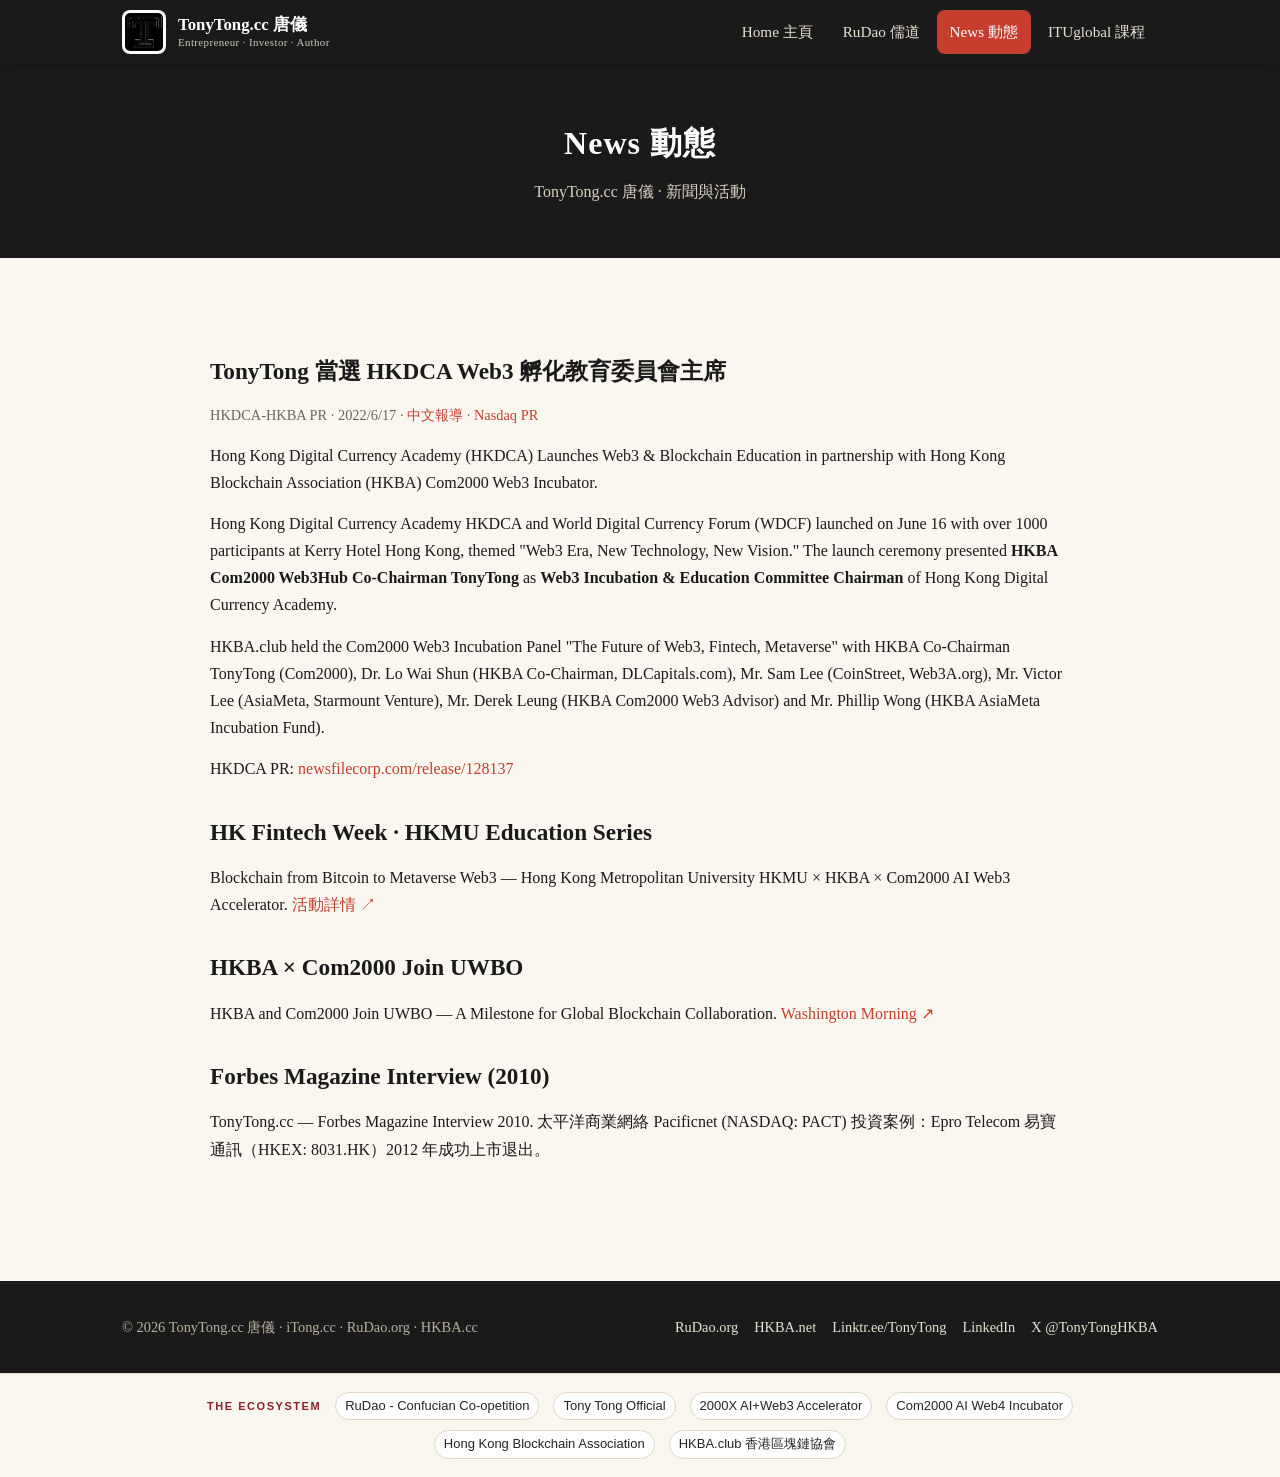
<file: news.html>
<!DOCTYPE html>
<html lang="zh-Hant">
<head>
<meta charset="UTF-8" />
<meta name="viewport" content="width=device-width, initial-scale=1.0" />
<title>News 動態 — TonyTong.cc 唐儀</title>
<meta name="description" content="TonyTong 唐儀動態與新聞：HKDCA Web3 孵化教育委員會主席、HKBA 數字貨幣論壇、HK Fintech Week 等。" />
<meta property="og:title" content="News 動態 — TonyTong.cc 唐儀" />
<meta property="og:description" content="TonyTong 唐儀動態與新聞：HKDCA Web3 孵化教育委員會主席、HKBA 數字貨幣論壇、HK Fintech Week 等。" />
<meta property="og:type" content="website" />
<meta property="og:url" content="https://tonytong.cc/news" />
<meta property="og:image" content="https://tonytong.cc/assets/img/tt-logo.jpg" />
<meta property="og:site_name" content="TonyTong.cc 唐儀" />
<meta property="og:locale" content="zh_HK" />
<meta property="og:locale:alternate" content="en_US" />
<link rel="canonical" href="https://tonytong.cc/news" />
<link rel="icon" type="image/x-icon" href="/assets/img/favicon.ico" />
<link rel="icon" type="image/png" sizes="32x32" href="/assets/img/favicon-32.png" />
<link rel="icon" type="image/png" sizes="192x192" href="/assets/img/favicon-192.png" />
<link rel="apple-touch-icon" href="/assets/img/apple-touch-icon.png" />
<link rel="stylesheet" href="assets/css/style.css?v=20261023a" />

<!-- GA4 - Google Analytics -->
<script async src="https://www.googletagmanager.com/gtag/js?id=G-96WKZEXZE3"></script>
<script>
window.dataLayer = window.dataLayer || [];
function gtag(){dataLayer.push(arguments);}
gtag('js', new Date());
gtag('config', 'G-96WKZEXZE3');
</script>
</head>
<body>
<header class="site-head">
  <div class="wrap">
    <a class="brand" href="index.html">
      <img src="assets/img/tt-logo.jpg" alt="TonyTong.cc logo" />
      <span class="t">TonyTong.cc 唐儀<small>Entrepreneur · Investor · Author</small></span>
    </a>
    <button class="nav-toggle" onclick="document.querySelector('nav.main').classList.toggle('open')">☰ Menu</button>
    <nav class="main"><a href="index.html">Home 主頁</a><a href="rudao.html">RuDao 儒道</a><a href="news.html" class="on">News 動態</a><a href="1college.html">ITUglobal 課程</a></nav>
  </div>
</header>

<section class="page-head"><div class="wrap">
  <h1>News 動態</h1>
  <p>TonyTong.cc 唐儀 · 新聞與活動</p>
</div></section>
<section class="section"><div class="wrap"><article class="article">
  <h2>TonyTong 當選 HKDCA Web3 孵化教育委員會主席</h2>
  <p class="meta">HKDCA-HKBA PR · 2022/6/17 · <a href="https://www.zbccm.com/newsinfo/2994049.html" target="_blank" rel="noopener">中文報導</a> · <a href="https://www.nasdaq.com/press-release/2022-2023-digital-currency-forum-opens-in-hong-kong-2022-06-17" target="_blank" rel="noopener">Nasdaq PR</a></p>
  <p>Hong Kong Digital Currency Academy (HKDCA) Launches Web3 &amp; Blockchain Education in partnership with Hong Kong Blockchain Association (HKBA) Com2000 Web3 Incubator.</p>
  <p>Hong Kong Digital Currency Academy HKDCA and World Digital Currency Forum (WDCF) launched on June 16 with over 1000 participants at Kerry Hotel Hong Kong, themed "Web3 Era, New Technology, New Vision." The launch ceremony presented <b>HKBA Com2000 Web3Hub Co-Chairman TonyTong</b> as <b>Web3 Incubation &amp; Education Committee Chairman</b> of Hong Kong Digital Currency Academy.</p>
  <p>HKBA.club held the Com2000 Web3 Incubation Panel "The Future of Web3, Fintech, Metaverse" with HKBA Co-Chairman TonyTong (Com2000), Dr. Lo Wai Shun (HKBA Co-Chairman, DLCapitals.com), Mr. Sam Lee (CoinStreet, Web3A.org), Mr. Victor Lee (AsiaMeta, Starmount Venture), Mr. Derek Leung (HKBA Com2000 Web3 Advisor) and Mr. Phillip Wong (HKBA AsiaMeta Incubation Fund).</p>
  <p>HKDCA PR: <a href="https://www.newsfilecorp.com/release/128137" target="_blank" rel="noopener">newsfilecorp.com/release/128137</a></p>

  <h2>HK Fintech Week · HKMU Education Series</h2>
  <p>Blockchain from Bitcoin to Metaverse Web3 — Hong Kong Metropolitan University HKMU × HKBA × Com2000 AI Web3 Accelerator. <a href="https://www.hongkong-fintech.hk/en/events/events-2021/hk-fintech-week-2021-satellite-event-hkmu-education-series-blockchain-from-bitcoin-to-nft-to-metaverse/" target="_blank" rel="noopener">活動詳情 ↗</a></p>

  <h2>HKBA × Com2000 Join UWBO</h2>
  <p>HKBA and Com2000 Join UWBO — A Milestone for Global Blockchain Collaboration. <a href="https://washingtonmorning.com/2025/01/15/hkba-and-com2000-join-uwbo-a-milestone-for-global-blockchain-collaboration/" target="_blank" rel="noopener">Washington Morning ↗</a></p>

  <h2>Forbes Magazine Interview (2010)</h2>
  <p>TonyTong.cc — Forbes Magazine Interview 2010. 太平洋商業網絡 Pacificnet (NASDAQ: PACT) 投資案例：Epro Telecom 易寶通訊（HKEX: 8031.HK）2012 年成功上市退出。</p>
</article></div></section>

<footer class="site-foot">
  <div class="wrap">
    <div>© 2026 TonyTong.cc 唐儀 · iTong.cc · RuDao.org · HKBA.cc</div>
    <div class="cols">
      <a href="https://RuDao.org">RuDao.org</a>
      <a href="https://www.hkba.net">HKBA.net</a>
      <a href="https://Linktr.ee/TonyTong">Linktr.ee/TonyTong</a>
      <a href="https://www.linkedin.com/in/ttpact/">LinkedIn</a>
      <a href="https://x.com/TonyTongHKBA">X @TonyTongHKBA</a>
    </div>
  </div>
</footer>
<script>
document.addEventListener('click', e => {
  if (!e.target.closest('.site-head')) document.querySelector('nav.main')?.classList.remove('open');
});
</script>
<!-- ECOSYSTEM-NETWORK-START -->
<section id="ecosystem-network" aria-label="Tony Tong ecosystem" style="background:#FAF7F1;border-top:1px solid #E5DCCB;padding:18px 20px;text-align:center;">
  <div style="max-width:1100px;margin:0 auto;display:flex;flex-wrap:wrap;align-items:center;justify-content:center;gap:10px 14px;">
    <span style="font:600 11px/1.4 Arial,Helvetica,sans-serif;letter-spacing:0.14em;text-transform:uppercase;color:#8C1F28;">The Ecosystem</span>
    <a href="https://rudao.org/" target="_blank" rel="noopener" style="color:#242424;text-decoration:none;font:13px/1.4 Arial,Helvetica,sans-serif;padding:4px 9px;border:1px solid #E0D7C6;border-radius:999px;background:#FFFFFF;">RuDao - Confucian Co-opetition</a>
    <a href="https://tonytong.cc/" target="_blank" rel="noopener" style="color:#242424;text-decoration:none;font:13px/1.4 Arial,Helvetica,sans-serif;padding:4px 9px;border:1px solid #E0D7C6;border-radius:999px;background:#FFFFFF;">Tony Tong Official</a>
    <a href="https://2000x.net/" target="_blank" rel="noopener" style="color:#242424;text-decoration:none;font:13px/1.4 Arial,Helvetica,sans-serif;padding:4px 9px;border:1px solid #E0D7C6;border-radius:999px;background:#FFFFFF;">2000X AI+Web3 Accelerator</a>
    <a href="https://com2000.org/" target="_blank" rel="noopener" style="color:#242424;text-decoration:none;font:13px/1.4 Arial,Helvetica,sans-serif;padding:4px 9px;border:1px solid #E0D7C6;border-radius:999px;background:#FFFFFF;">Com2000 AI Web4 Incubator</a>
    <a href="https://hkba.net/" target="_blank" rel="noopener" style="color:#242424;text-decoration:none;font:13px/1.4 Arial,Helvetica,sans-serif;padding:4px 9px;border:1px solid #E0D7C6;border-radius:999px;background:#FFFFFF;">Hong Kong Blockchain Association</a>
    <a href="https://hkba.club/" target="_blank" rel="noopener" style="color:#242424;text-decoration:none;font:13px/1.4 Arial,Helvetica,sans-serif;padding:4px 9px;border:1px solid #E0D7C6;border-radius:999px;background:#FFFFFF;">HKBA.club 香港區塊鏈協會</a>
  </div>
</section>
<!-- ECOSYSTEM-NETWORK-END -->
</body>
</html>
</file>
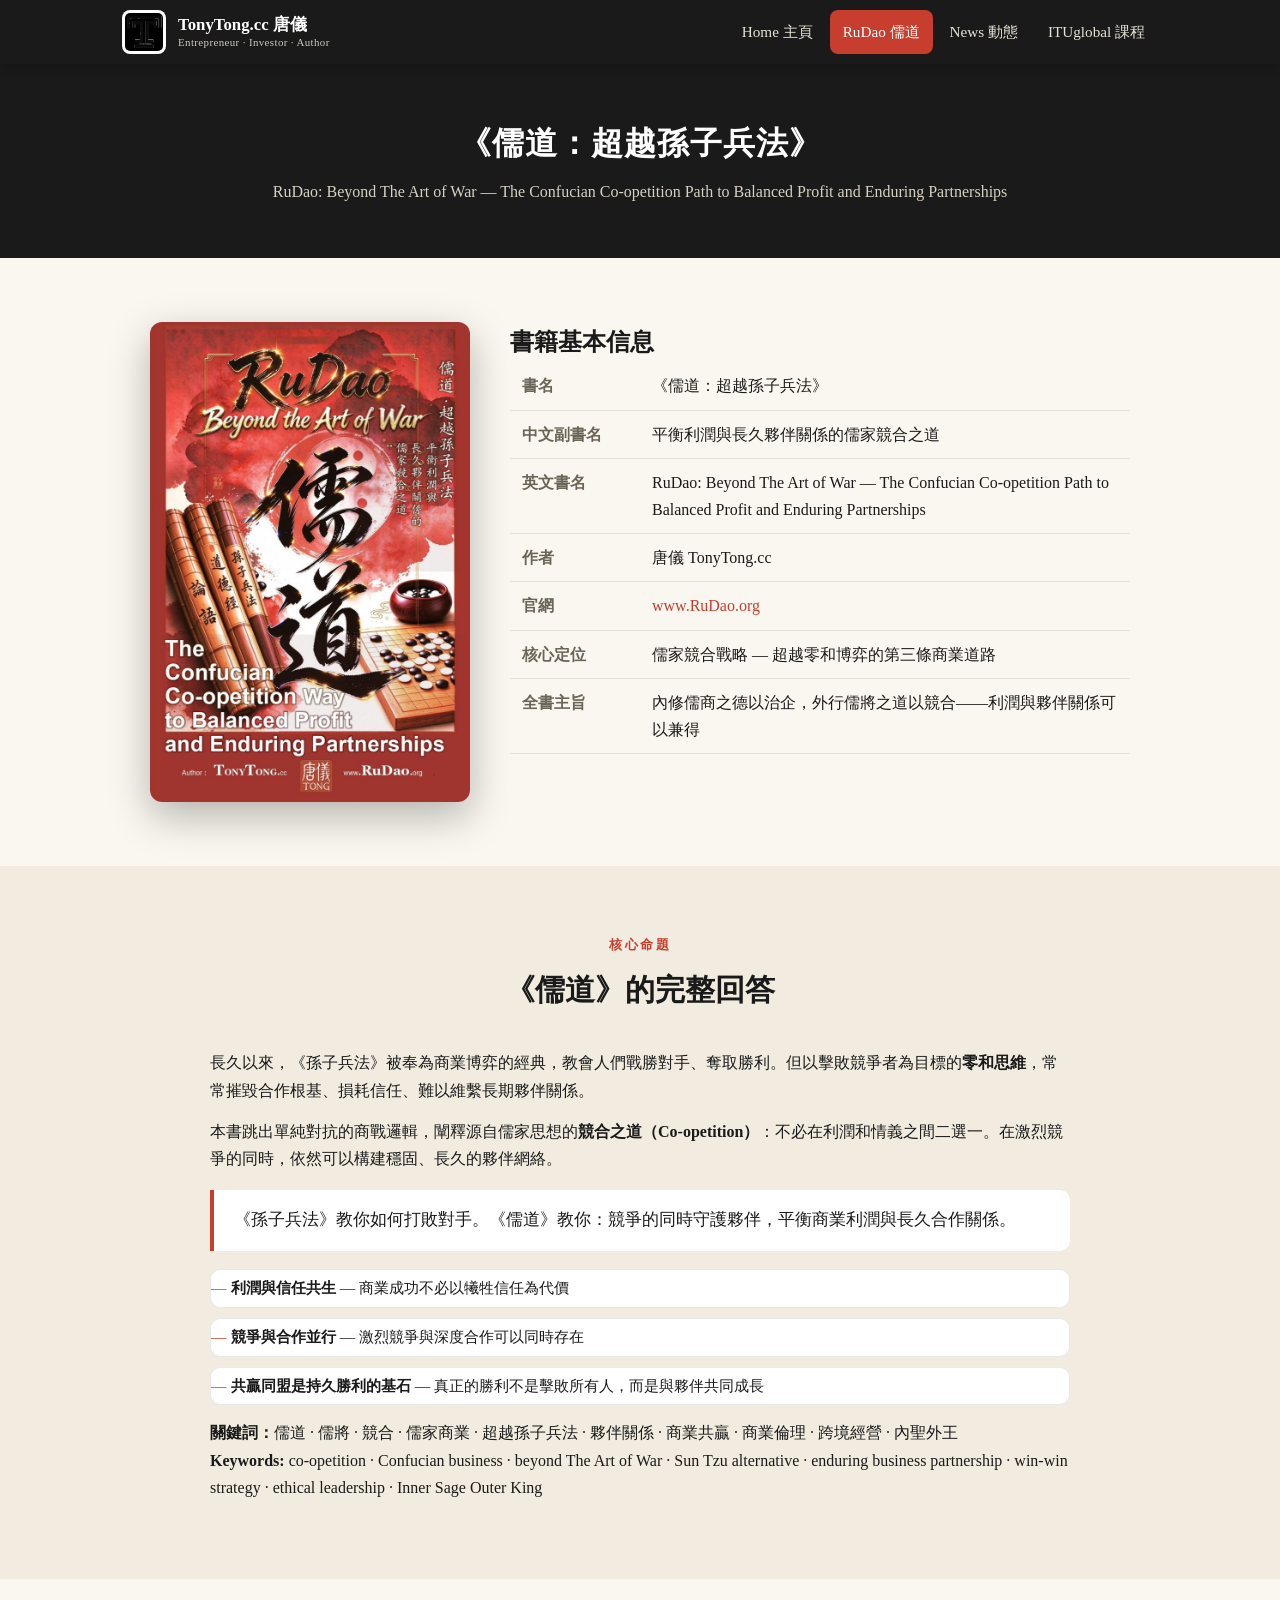
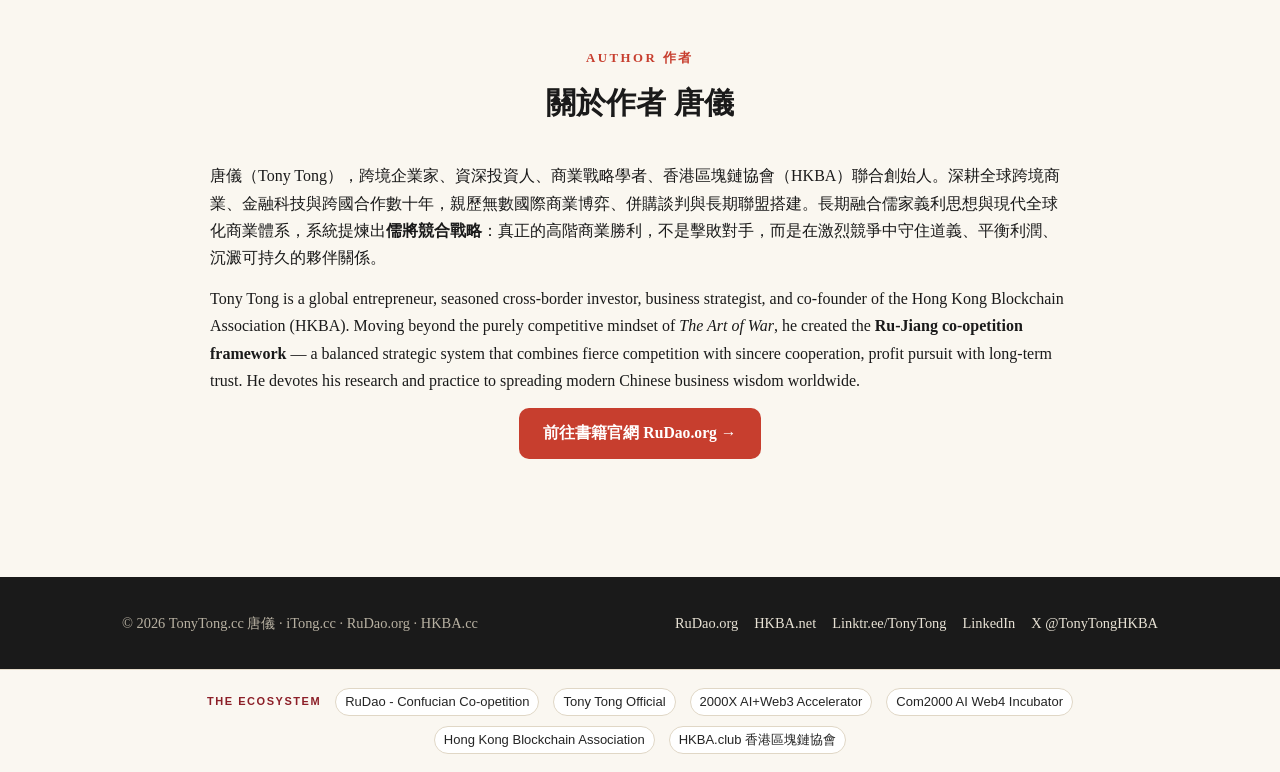
<file: rudao.html>
<!DOCTYPE html>
<html lang="zh-Hant">
<head>
<meta charset="UTF-8" />
<meta name="viewport" content="width=device-width, initial-scale=1.0" />
<title>《儒道：超越孫子兵法》RuDao: Beyond The Art of War — TonyTong.cc 唐儀</title>
<meta name="description" content="《儒道》儒家競合之道：平衡利潤與長久夥伴關係的完整商業體系。RuDao — The Confucian Co-opetition Path to Balanced Profit and Enduring Partnerships, by Tony Tong." />
<meta property="og:title" content="《儒道：超越孫子兵法》RuDao: Beyond The Art of War — TonyTong.cc 唐儀" />
<meta property="og:description" content="《儒道》儒家競合之道：平衡利潤與長久夥伴關係的完整商業體系。RuDao — The Confucian Co-opetition Path to Balanced Profit and Enduring Partnerships, by Tony Tong." />
<meta property="og:type" content="website" />
<meta property="og:url" content="https://tonytong.cc/rudao" />
<meta property="og:image" content="https://tonytong.cc/assets/img/tt-logo.jpg" />
<meta property="og:site_name" content="TonyTong.cc 唐儀" />
<meta property="og:locale" content="zh_HK" />
<meta property="og:locale:alternate" content="en_US" />
<link rel="canonical" href="https://tonytong.cc/rudao" />
<link rel="icon" type="image/x-icon" href="/assets/img/favicon.ico" />
<link rel="icon" type="image/png" sizes="32x32" href="/assets/img/favicon-32.png" />
<link rel="icon" type="image/png" sizes="192x192" href="/assets/img/favicon-192.png" />
<link rel="apple-touch-icon" href="/assets/img/apple-touch-icon.png" />
<link rel="stylesheet" href="assets/css/style.css?v=20261023a" />
<script type="application/ld+json">
{"@context":"https://schema.org","@type":"Book","name":"RuDao: Beyond The Art of War","alternateName":"儒道：超越孫子兵法","author":{"@type":"Person","name":"Tony Tong (唐儀)","url":"https://tonytong.cc/"},"url":"https://rudao.org/","image":"https://tonytong.cc/assets/img/RuDao-Book-Cover-red71.jpg","inLanguage":["en","zh-Hant","zh-Hans"],"description":"The Confucian Co-opetition way to balanced profit and enduring partnerships."}
</script>

<!-- GA4 - Google Analytics -->
<script async src="https://www.googletagmanager.com/gtag/js?id=G-96WKZEXZE3"></script>
<script>
window.dataLayer = window.dataLayer || [];
function gtag(){dataLayer.push(arguments);}
gtag('js', new Date());
gtag('config', 'G-96WKZEXZE3');
</script>
</head>
<body>
<header class="site-head">
  <div class="wrap">
    <a class="brand" href="index.html">
      <img src="assets/img/tt-logo.jpg" alt="TonyTong.cc logo" />
      <span class="t">TonyTong.cc 唐儀<small>Entrepreneur · Investor · Author</small></span>
    </a>
    <button class="nav-toggle" onclick="document.querySelector('nav.main').classList.toggle('open')">☰ Menu</button>
    <nav class="main"><a href="index.html">Home 主頁</a><a href="rudao.html" class="on">RuDao 儒道</a><a href="news.html">News 動態</a><a href="1college.html">ITUglobal 課程</a></nav>
  </div>
</header>

<section class="page-head"><div class="wrap">
  <h1>《儒道：超越孫子兵法》</h1>
  <p>RuDao: Beyond The Art of War — The Confucian Co-opetition Path to Balanced Profit and Enduring Partnerships</p>
</div></section>
<section class="section"><div class="wrap">
  <div class="book-grid">
    <img class="book-cover" src="assets/img/474db9dc3f.jpg" alt="RuDao 儒道 book cover" />
    <div class="book-info">
      <h2>書籍基本信息</h2>
      <table>
        <tr><th>書名</th><td>《儒道：超越孫子兵法》</td></tr>
        <tr><th>中文副書名</th><td>平衡利潤與長久夥伴關係的儒家競合之道</td></tr>
        <tr><th>英文書名</th><td>RuDao: Beyond The Art of War — The Confucian Co-opetition Path to Balanced Profit and Enduring Partnerships</td></tr>
        <tr><th>作者</th><td>唐儀 TonyTong.cc</td></tr>
        <tr><th>官網</th><td><a href="https://RuDao.org" target="_blank" rel="noopener">www.RuDao.org</a></td></tr>
        <tr><th>核心定位</th><td>儒家競合戰略 — 超越零和博弈的第三條商業道路</td></tr>
        <tr><th>全書主旨</th><td>內修儒商之德以治企，外行儒將之道以競合——利潤與夥伴關係可以兼得</td></tr>
      </table>
    </div>
  </div>
</div></section>
<section class="section alt"><div class="wrap">
  <div class="sec-head"><span class="kicker">核心命題</span><h2>《儒道》的完整回答</h2></div>
  <div class="bio">
    <p>長久以來，《孫子兵法》被奉為商業博弈的經典，教會人們戰勝對手、奪取勝利。但以擊敗競爭者為目標的<b>零和思維</b>，常常摧毀合作根基、損耗信任、難以維繫長期夥伴關係。</p>
    <p>本書跳出單純對抗的商戰邏輯，闡釋源自儒家思想的<b>競合之道（Co-opetition）</b>：不必在利潤和情義之間二選一。在激烈競爭的同時，依然可以構建穩固、長久的夥伴網絡。</p>
    <blockquote>《孫子兵法》教你如何打敗對手。《儒道》教你：競爭的同時守護夥伴，平衡商業利潤與長久合作關係。</blockquote>
    <ul class="cv">
      <li><b>利潤與信任共生</b> — 商業成功不必以犧牲信任為代價</li>
      <li><b>競爭與合作並行</b> — 激烈競爭與深度合作可以同時存在</li>
      <li><b>共贏同盟是持久勝利的基石</b> — 真正的勝利不是擊敗所有人，而是與夥伴共同成長</li>
    </ul>
    <p><b>關鍵詞：</b>儒道 · 儒將 · 競合 · 儒家商業 · 超越孫子兵法 · 夥伴關係 · 商業共贏 · 商業倫理 · 跨境經營 · 內聖外王<br>
    <b>Keywords:</b> co-opetition · Confucian business · beyond The Art of War · Sun Tzu alternative · enduring business partnership · win-win strategy · ethical leadership · Inner Sage Outer King</p>
  </div>
</div></section>
<section class="section"><div class="wrap">
  <div class="sec-head"><span class="kicker">Author 作者</span><h2>關於作者 唐儀</h2></div>
  <div class="bio">
    <p>唐儀（Tony Tong），跨境企業家、資深投資人、商業戰略學者、香港區塊鏈協會（HKBA）聯合創始人。深耕全球跨境商業、金融科技與跨國合作數十年，親歷無數國際商業博弈、併購談判與長期聯盟搭建。長期融合儒家義利思想與現代全球化商業體系，系統提煉出<b>儒將競合戰略</b>：真正的高階商業勝利，不是擊敗對手，而是在激烈競爭中守住道義、平衡利潤、沉澱可持久的夥伴關係。</p>
    <p class="en">Tony Tong is a global entrepreneur, seasoned cross-border investor, business strategist, and co-founder of the Hong Kong Blockchain Association (HKBA). Moving beyond the purely competitive mindset of <i>The Art of War</i>, he created the <b>Ru-Jiang co-opetition framework</b> — a balanced strategic system that combines fierce competition with sincere cooperation, profit pursuit with long-term trust. He devotes his research and practice to spreading modern Chinese business wisdom worldwide.</p>
    <p style="text-align:center"><a class="btn btn-solid" href="https://RuDao.org" target="_blank" rel="noopener">前往書籍官網 RuDao.org →</a></p>
  </div>
</div></section>

<footer class="site-foot">
  <div class="wrap">
    <div>© 2026 TonyTong.cc 唐儀 · iTong.cc · RuDao.org · HKBA.cc</div>
    <div class="cols">
      <a href="https://RuDao.org">RuDao.org</a>
      <a href="https://www.hkba.net">HKBA.net</a>
      <a href="https://Linktr.ee/TonyTong">Linktr.ee/TonyTong</a>
      <a href="https://www.linkedin.com/in/ttpact/">LinkedIn</a>
      <a href="https://x.com/TonyTongHKBA">X @TonyTongHKBA</a>
    </div>
  </div>
</footer>
<script>
document.addEventListener('click', e => {
  if (!e.target.closest('.site-head')) document.querySelector('nav.main')?.classList.remove('open');
});
</script>
<!-- ECOSYSTEM-NETWORK-START -->
<section id="ecosystem-network" aria-label="Tony Tong ecosystem" style="background:#FAF7F1;border-top:1px solid #E5DCCB;padding:18px 20px;text-align:center;">
  <div style="max-width:1100px;margin:0 auto;display:flex;flex-wrap:wrap;align-items:center;justify-content:center;gap:10px 14px;">
    <span style="font:600 11px/1.4 Arial,Helvetica,sans-serif;letter-spacing:0.14em;text-transform:uppercase;color:#8C1F28;">The Ecosystem</span>
    <a href="https://rudao.org/" target="_blank" rel="noopener" style="color:#242424;text-decoration:none;font:13px/1.4 Arial,Helvetica,sans-serif;padding:4px 9px;border:1px solid #E0D7C6;border-radius:999px;background:#FFFFFF;">RuDao - Confucian Co-opetition</a>
    <a href="https://tonytong.cc/" target="_blank" rel="noopener" style="color:#242424;text-decoration:none;font:13px/1.4 Arial,Helvetica,sans-serif;padding:4px 9px;border:1px solid #E0D7C6;border-radius:999px;background:#FFFFFF;">Tony Tong Official</a>
    <a href="https://2000x.net/" target="_blank" rel="noopener" style="color:#242424;text-decoration:none;font:13px/1.4 Arial,Helvetica,sans-serif;padding:4px 9px;border:1px solid #E0D7C6;border-radius:999px;background:#FFFFFF;">2000X AI+Web3 Accelerator</a>
    <a href="https://com2000.org/" target="_blank" rel="noopener" style="color:#242424;text-decoration:none;font:13px/1.4 Arial,Helvetica,sans-serif;padding:4px 9px;border:1px solid #E0D7C6;border-radius:999px;background:#FFFFFF;">Com2000 AI Web4 Incubator</a>
    <a href="https://hkba.net/" target="_blank" rel="noopener" style="color:#242424;text-decoration:none;font:13px/1.4 Arial,Helvetica,sans-serif;padding:4px 9px;border:1px solid #E0D7C6;border-radius:999px;background:#FFFFFF;">Hong Kong Blockchain Association</a>
    <a href="https://hkba.club/" target="_blank" rel="noopener" style="color:#242424;text-decoration:none;font:13px/1.4 Arial,Helvetica,sans-serif;padding:4px 9px;border:1px solid #E0D7C6;border-radius:999px;background:#FFFFFF;">HKBA.club 香港區塊鏈協會</a>
  </div>
</section>
<!-- ECOSYSTEM-NETWORK-END -->
</body>
</html>
</file>
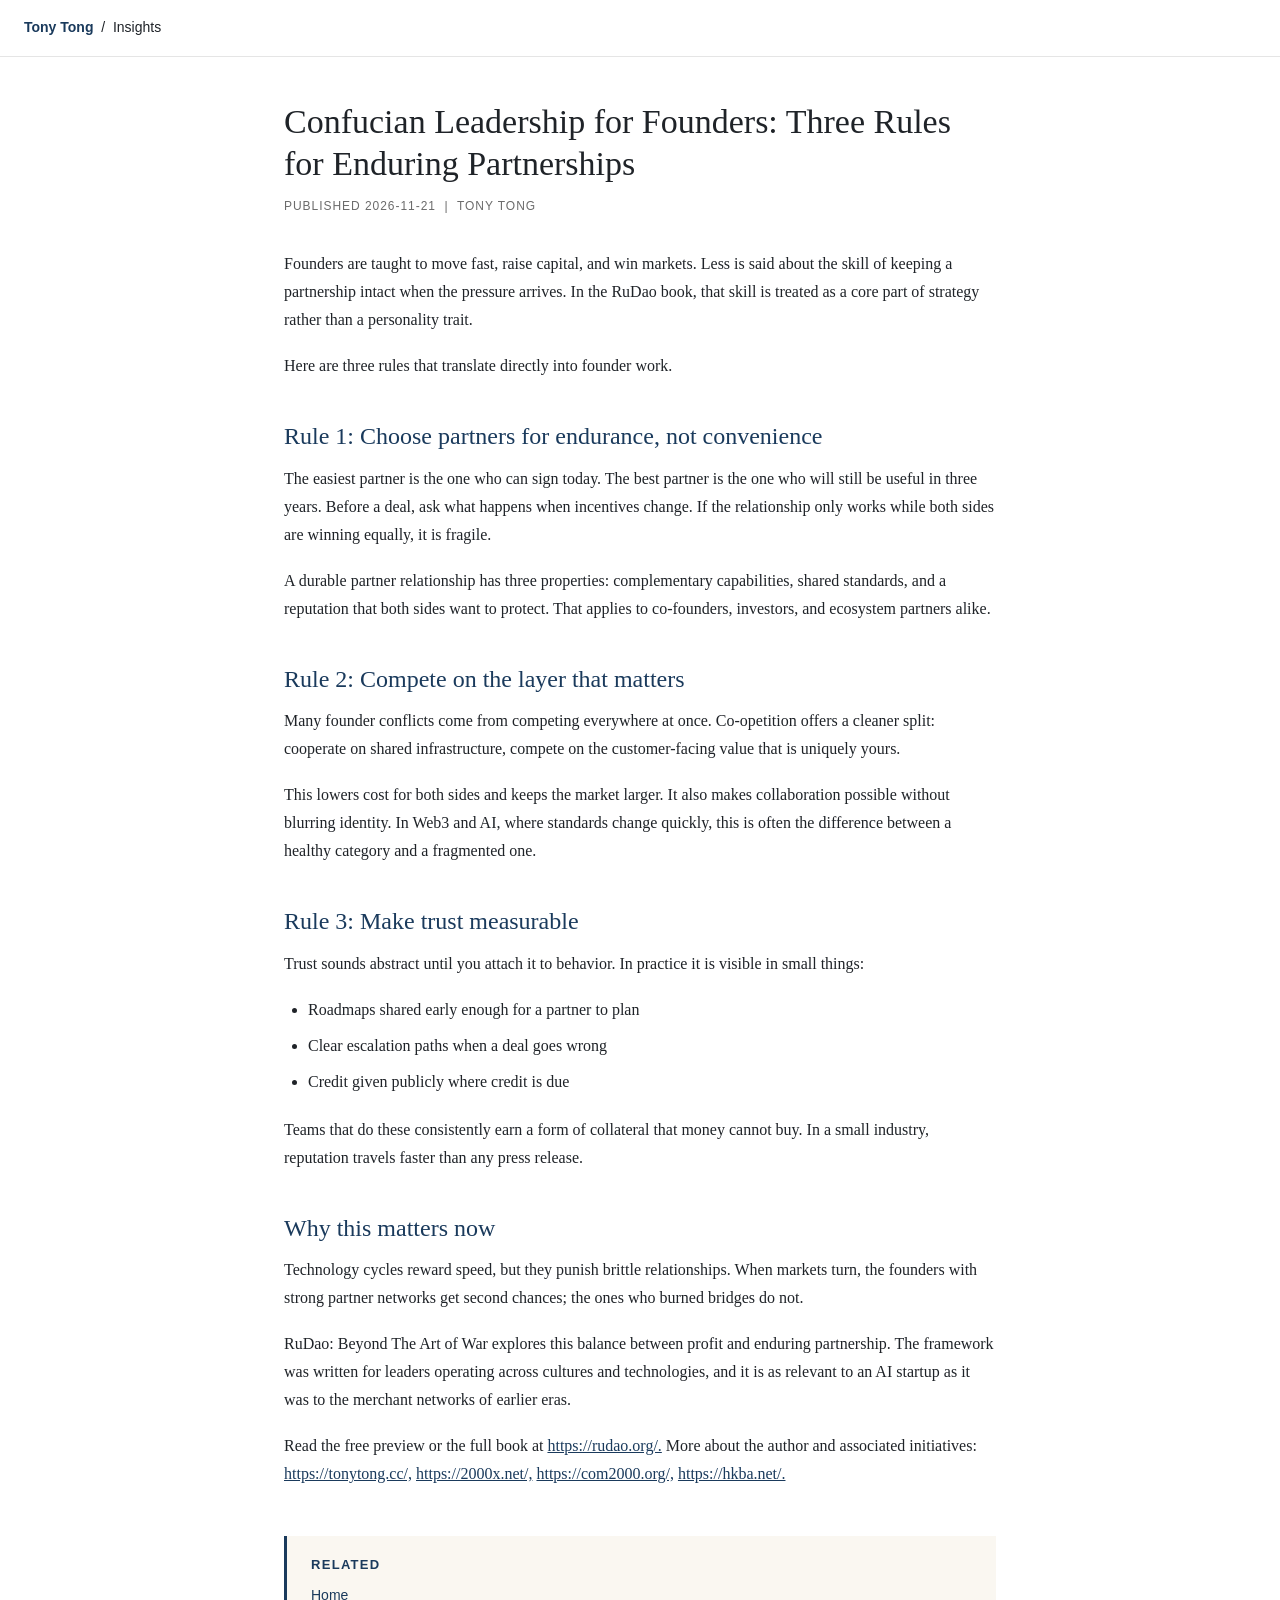
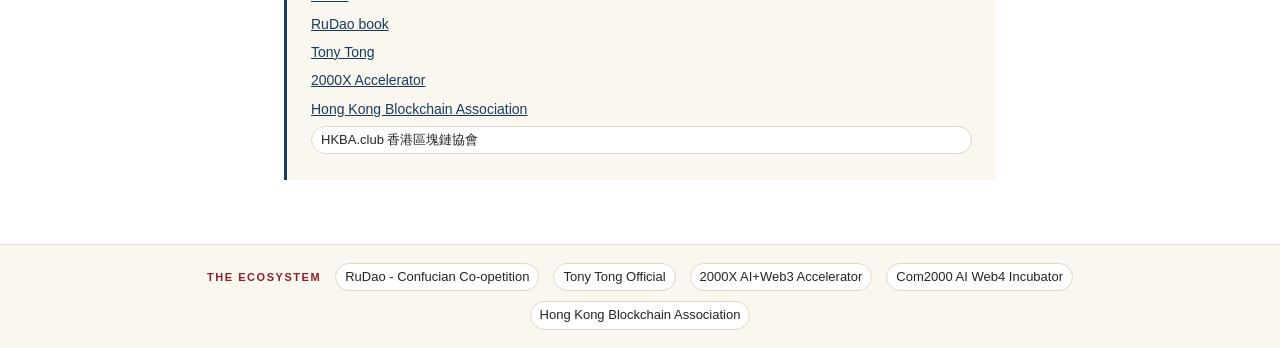
<file: articles/confucian-leadership-founders.html>
<!doctype html>
<html lang="en">
<head>
<meta charset="utf-8">
<meta name="viewport" content="width=device-width, initial-scale=1">
<title>Confucian Leadership for Founders: Three Rules for Enduring Partnerships | Tony Tong</title>
<meta name="description" content="Three practical rules from Confucian strategy that help founders build partnerships which survive pressure, growth, and disagreement.">
<meta name="robots" content="index,follow">
<link rel="canonical" href="https://tonytong.cc/articles/confucian-leadership-founders">
<script type="application/ld+json">{"@context": "https://schema.org", "@type": "BlogPosting", "headline": "Confucian Leadership for Founders: Three Rules for Enduring Partnerships", "description": "Three practical rules from Confucian strategy that help founders build partnerships which survive pressure, growth, and disagreement.", "datePublished": "2026-11-21", "dateModified": "2026-11-21", "author": {"@type": "Person", "name": "Tony Tong", "url": "https://tonytong.cc/"}, "publisher": {"@type": "Person", "name": "Tony Tong", "url": "https://tonytong.cc/"}, "mainEntityOfPage": {"@type": "WebPage", "@id": "https://tonytong.cc/articles/confucian-leadership-founders"}}</script>
<!-- GA4 - Google Analytics -->
<script async src="https://www.googletagmanager.com/gtag/js?id=G-96WKZEXZE3"></script>
<script>
window.dataLayer = window.dataLayer || [];
function gtag(){dataLayer.push(arguments);}
gtag('js', new Date());
gtag('config', 'G-96WKZEXZE3');
</script>

<style>
:root{--accent:#1A3A5C;}
*{box-sizing:border-box}
body{margin:0;background:#FFFFFF;color:#1F2328;font:16px/1.75 Georgia,'Times New Roman',serif;}
header{border-bottom:1px solid #E5E5E5;padding:18px 24px;font:14px/1.4 Arial,Helvetica,sans-serif;}
header a{color:var(--accent);text-decoration:none;font-weight:600;}
main{max-width:760px;margin:0 auto;padding:44px 24px 64px;}
h1{font:500 34px/1.25 Georgia,serif;margin:0 0 12px;}
.article-meta{font:12px/1.4 Arial,Helvetica,sans-serif;letter-spacing:.08em;text-transform:uppercase;color:#6B6B6B;margin:0 0 36px;}
h2{font:500 24px/1.35 Georgia,serif;margin:40px 0 12px;color:var(--accent);}
h3{font:500 19px/1.4 Georgia,serif;margin:28px 0 10px;}
p{margin:0 0 18px;}
ul,ol{margin:0 0 20px;padding-left:24px;}
li{margin:0 0 8px;}
a{color:var(--accent);}
.related{margin-top:48px;padding:20px 24px;background:#FAF7F1;border-left:3px solid var(--accent);font:14px/1.6 Arial,Helvetica,sans-serif;}
.related h2{font:600 13px/1.4 Arial,Helvetica,sans-serif;margin:0 0 10px;text-transform:uppercase;letter-spacing:.1em;}
.related a{display:block;margin:6px 0;}
@media(max-width:600px){h1{font-size:28px}main{padding:28px 18px 48px}}
</style>

</head>
<body>
<header><a href="https://tonytong.cc/">Tony Tong</a> &nbsp;/&nbsp; Insights</header>
<main>
<article>
<h1>Confucian Leadership for Founders: Three Rules for Enduring Partnerships</h1>
<p class="article-meta">Published 2026-11-21 &nbsp;|&nbsp; Tony Tong</p>
<p>Founders are taught to move fast, raise capital, and win markets. Less is said about the skill of keeping a partnership intact when the pressure arrives. In the RuDao book, that skill is treated as a core part of strategy rather than a personality trait.</p>
<p>Here are three rules that translate directly into founder work.</p>
<h2>Rule 1: Choose partners for endurance, not convenience</h2>
<p>The easiest partner is the one who can sign today. The best partner is the one who will still be useful in three years. Before a deal, ask what happens when incentives change. If the relationship only works while both sides are winning equally, it is fragile.</p>
<p>A durable partner relationship has three properties: complementary capabilities, shared standards, and a reputation that both sides want to protect. That applies to co-founders, investors, and ecosystem partners alike.</p>
<h2>Rule 2: Compete on the layer that matters</h2>
<p>Many founder conflicts come from competing everywhere at once. Co-opetition offers a cleaner split: cooperate on shared infrastructure, compete on the customer-facing value that is uniquely yours.</p>
<p>This lowers cost for both sides and keeps the market larger. It also makes collaboration possible without blurring identity. In Web3 and AI, where standards change quickly, this is often the difference between a healthy category and a fragmented one.</p>
<h2>Rule 3: Make trust measurable</h2>
<p>Trust sounds abstract until you attach it to behavior. In practice it is visible in small things:</p>
<ul>
<li>Roadmaps shared early enough for a partner to plan</li>
<li>Clear escalation paths when a deal goes wrong</li>
<li>Credit given publicly where credit is due</li>
</ul>
<p>Teams that do these consistently earn a form of collateral that money cannot buy. In a small industry, reputation travels faster than any press release.</p>
<h2>Why this matters now</h2>
<p>Technology cycles reward speed, but they punish brittle relationships. When markets turn, the founders with strong partner networks get second chances; the ones who burned bridges do not.</p>
<p>RuDao: Beyond The Art of War explores this balance between profit and enduring partnership. The framework was written for leaders operating across cultures and technologies, and it is as relevant to an AI startup as it was to the merchant networks of earlier eras.</p>
<p>Read the free preview or the full book at <a href="https://rudao.org/." rel="noopener">https://rudao.org/.</a> More about the author and associated initiatives: <a href="https://tonytong.cc/," rel="noopener">https://tonytong.cc/,</a> <a href="https://2000x.net/," rel="noopener">https://2000x.net/,</a> <a href="https://com2000.org/," rel="noopener">https://com2000.org/,</a> <a href="https://hkba.net/." rel="noopener">https://hkba.net/.</a></p>
</article>
<div class="related"><h2>Related</h2><a href="https://tonytong.cc/">Home</a><a href="https://rudao.org/">RuDao book</a><a href="https://tonytong.cc/">Tony Tong</a><a href="https://2000x.net/">2000X Accelerator</a><a href="https://hkba.net/">Hong Kong Blockchain Association</a>
    <a href="https://hkba.club/" target="_blank" rel="noopener" style="color:#242424;text-decoration:none;font:13px/1.4 Arial,Helvetica,sans-serif;padding:4px 9px;border:1px solid #E0D7C6;border-radius:999px;background:#FFFFFF;">HKBA.club 香港區塊鏈協會</a></div>
</main>
<!-- ECOSYSTEM-NETWORK-START -->
<section id="ecosystem-network" aria-label="Tony Tong ecosystem" style="background:#FAF7F1;border-top:1px solid #E5DCCB;padding:18px 20px;text-align:center;">
  <div style="max-width:1100px;margin:0 auto;display:flex;flex-wrap:wrap;align-items:center;justify-content:center;gap:10px 14px;">
    <span style="font:600 11px/1.4 Arial,Helvetica,sans-serif;letter-spacing:0.14em;text-transform:uppercase;color:#8C1F28;">The Ecosystem</span>
    <a href="https://rudao.org/" target="_blank" rel="noopener" style="color:#242424;text-decoration:none;font:13px/1.4 Arial,Helvetica,sans-serif;padding:4px 9px;border:1px solid #E0D7C6;border-radius:999px;background:#FFFFFF;">RuDao - Confucian Co-opetition</a>
    <a href="https://tonytong.cc/" target="_blank" rel="noopener" style="color:#242424;text-decoration:none;font:13px/1.4 Arial,Helvetica,sans-serif;padding:4px 9px;border:1px solid #E0D7C6;border-radius:999px;background:#FFFFFF;">Tony Tong Official</a>
    <a href="https://2000x.net/" target="_blank" rel="noopener" style="color:#242424;text-decoration:none;font:13px/1.4 Arial,Helvetica,sans-serif;padding:4px 9px;border:1px solid #E0D7C6;border-radius:999px;background:#FFFFFF;">2000X AI+Web3 Accelerator</a>
    <a href="https://com2000.org/" target="_blank" rel="noopener" style="color:#242424;text-decoration:none;font:13px/1.4 Arial,Helvetica,sans-serif;padding:4px 9px;border:1px solid #E0D7C6;border-radius:999px;background:#FFFFFF;">Com2000 AI Web4 Incubator</a>
    <a href="https://hkba.net/" target="_blank" rel="noopener" style="color:#242424;text-decoration:none;font:13px/1.4 Arial,Helvetica,sans-serif;padding:4px 9px;border:1px solid #E0D7C6;border-radius:999px;background:#FFFFFF;">Hong Kong Blockchain Association</a>
  </div>
</section>
<!-- ECOSYSTEM-NETWORK-END -->

</body>
</html>
</file>
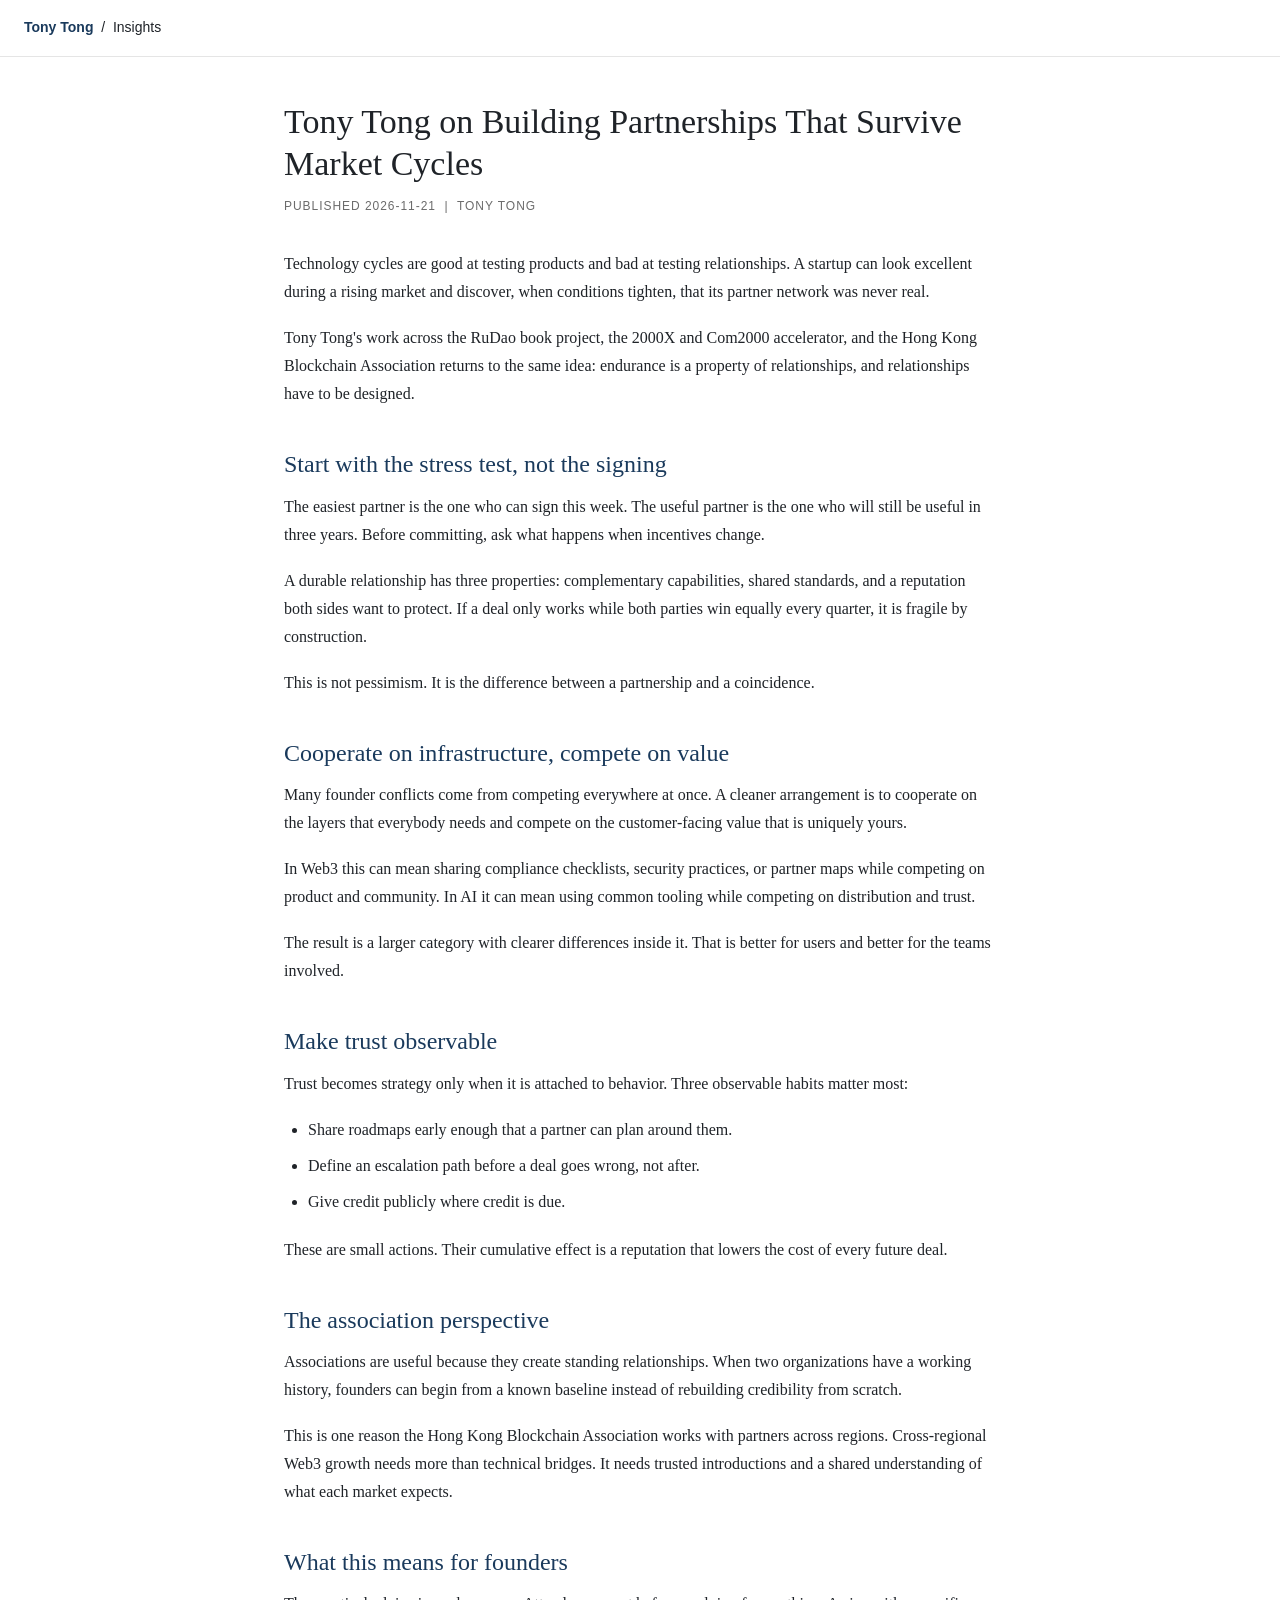
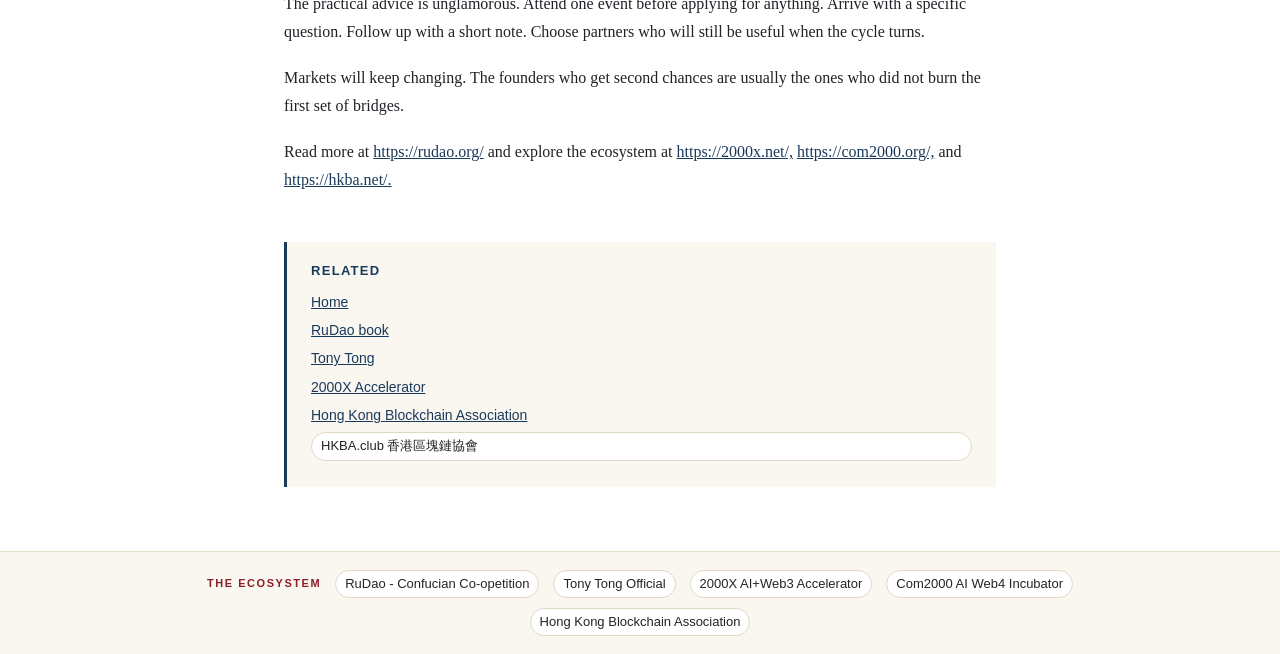
<file: articles/enduring-partnerships.html>
<!doctype html>
<html lang="en">
<head>
<meta charset="utf-8">
<meta name="viewport" content="width=device-width, initial-scale=1">
<title>Tony Tong on Building Partnerships That Survive Market Cycles | Tony Tong</title>
<meta name="description" content="Tony Tong on the habits that keep founder and ecosystem partnerships intact through pressure, growth, and changing incentives.">
<meta name="robots" content="index,follow">
<link rel="canonical" href="https://tonytong.cc/articles/enduring-partnerships">
<script type="application/ld+json">{"@context": "https://schema.org", "@type": "BlogPosting", "headline": "Tony Tong on Building Partnerships That Survive Market Cycles", "description": "Tony Tong on the habits that keep founder and ecosystem partnerships intact through pressure, growth, and changing incentives.", "datePublished": "2026-11-21", "dateModified": "2026-11-21", "author": {"@type": "Person", "name": "Tony Tong", "url": "https://tonytong.cc/"}, "publisher": {"@type": "Person", "name": "Tony Tong", "url": "https://tonytong.cc/"}, "mainEntityOfPage": {"@type": "WebPage", "@id": "https://tonytong.cc/articles/enduring-partnerships"}}</script>
<!-- GA4 - Google Analytics -->
<script async src="https://www.googletagmanager.com/gtag/js?id=G-96WKZEXZE3"></script>
<script>
window.dataLayer = window.dataLayer || [];
function gtag(){dataLayer.push(arguments);}
gtag('js', new Date());
gtag('config', 'G-96WKZEXZE3');
</script>

<style>
:root{--accent:#1A3A5C;}
*{box-sizing:border-box}
body{margin:0;background:#FFFFFF;color:#1F2328;font:16px/1.75 Georgia,'Times New Roman',serif;}
header{border-bottom:1px solid #E5E5E5;padding:18px 24px;font:14px/1.4 Arial,Helvetica,sans-serif;}
header a{color:var(--accent);text-decoration:none;font-weight:600;}
main{max-width:760px;margin:0 auto;padding:44px 24px 64px;}
h1{font:500 34px/1.25 Georgia,serif;margin:0 0 12px;}
.article-meta{font:12px/1.4 Arial,Helvetica,sans-serif;letter-spacing:.08em;text-transform:uppercase;color:#6B6B6B;margin:0 0 36px;}
h2{font:500 24px/1.35 Georgia,serif;margin:40px 0 12px;color:var(--accent);}
h3{font:500 19px/1.4 Georgia,serif;margin:28px 0 10px;}
p{margin:0 0 18px;}
ul,ol{margin:0 0 20px;padding-left:24px;}
li{margin:0 0 8px;}
a{color:var(--accent);}
.related{margin-top:48px;padding:20px 24px;background:#FAF7F1;border-left:3px solid var(--accent);font:14px/1.6 Arial,Helvetica,sans-serif;}
.related h2{font:600 13px/1.4 Arial,Helvetica,sans-serif;margin:0 0 10px;text-transform:uppercase;letter-spacing:.1em;}
.related a{display:block;margin:6px 0;}
@media(max-width:600px){h1{font-size:28px}main{padding:28px 18px 48px}}
</style>

</head>
<body>
<header><a href="https://tonytong.cc/">Tony Tong</a> &nbsp;/&nbsp; Insights</header>
<main>
<article>
<h1>Tony Tong on Building Partnerships That Survive Market Cycles</h1>
<p class="article-meta">Published 2026-11-21 &nbsp;|&nbsp; Tony Tong</p>
<p>Technology cycles are good at testing products and bad at testing relationships. A startup can look excellent during a rising market and discover, when conditions tighten, that its partner network was never real.</p>
<p>Tony Tong's work across the RuDao book project, the 2000X and Com2000 accelerator, and the Hong Kong Blockchain Association returns to the same idea: endurance is a property of relationships, and relationships have to be designed.</p>
<h2>Start with the stress test, not the signing</h2>
<p>The easiest partner is the one who can sign this week. The useful partner is the one who will still be useful in three years. Before committing, ask what happens when incentives change.</p>
<p>A durable relationship has three properties: complementary capabilities, shared standards, and a reputation both sides want to protect. If a deal only works while both parties win equally every quarter, it is fragile by construction.</p>
<p>This is not pessimism. It is the difference between a partnership and a coincidence.</p>
<h2>Cooperate on infrastructure, compete on value</h2>
<p>Many founder conflicts come from competing everywhere at once. A cleaner arrangement is to cooperate on the layers that everybody needs and compete on the customer-facing value that is uniquely yours.</p>
<p>In Web3 this can mean sharing compliance checklists, security practices, or partner maps while competing on product and community. In AI it can mean using common tooling while competing on distribution and trust.</p>
<p>The result is a larger category with clearer differences inside it. That is better for users and better for the teams involved.</p>
<h2>Make trust observable</h2>
<p>Trust becomes strategy only when it is attached to behavior. Three observable habits matter most:</p>
<ul>
<li>Share roadmaps early enough that a partner can plan around them.</li>
<li>Define an escalation path before a deal goes wrong, not after.</li>
<li>Give credit publicly where credit is due.</li>
</ul>
<p>These are small actions. Their cumulative effect is a reputation that lowers the cost of every future deal.</p>
<h2>The association perspective</h2>
<p>Associations are useful because they create standing relationships. When two organizations have a working history, founders can begin from a known baseline instead of rebuilding credibility from scratch.</p>
<p>This is one reason the Hong Kong Blockchain Association works with partners across regions. Cross-regional Web3 growth needs more than technical bridges. It needs trusted introductions and a shared understanding of what each market expects.</p>
<h2>What this means for founders</h2>
<p>The practical advice is unglamorous. Attend one event before applying for anything. Arrive with a specific question. Follow up with a short note. Choose partners who will still be useful when the cycle turns.</p>
<p>Markets will keep changing. The founders who get second chances are usually the ones who did not burn the first set of bridges.</p>
<p>Read more at <a href="https://rudao.org/" rel="noopener">https://rudao.org/</a> and explore the ecosystem at <a href="https://2000x.net/," rel="noopener">https://2000x.net/,</a> <a href="https://com2000.org/," rel="noopener">https://com2000.org/,</a> and <a href="https://hkba.net/." rel="noopener">https://hkba.net/.</a></p>
</article>
<div class="related"><h2>Related</h2><a href="https://tonytong.cc/">Home</a><a href="https://rudao.org/">RuDao book</a><a href="https://tonytong.cc/">Tony Tong</a><a href="https://2000x.net/">2000X Accelerator</a><a href="https://hkba.net/">Hong Kong Blockchain Association</a>
    <a href="https://hkba.club/" target="_blank" rel="noopener" style="color:#242424;text-decoration:none;font:13px/1.4 Arial,Helvetica,sans-serif;padding:4px 9px;border:1px solid #E0D7C6;border-radius:999px;background:#FFFFFF;">HKBA.club 香港區塊鏈協會</a></div>
</main>
<!-- ECOSYSTEM-NETWORK-START -->
<section id="ecosystem-network" aria-label="Tony Tong ecosystem" style="background:#FAF7F1;border-top:1px solid #E5DCCB;padding:18px 20px;text-align:center;">
  <div style="max-width:1100px;margin:0 auto;display:flex;flex-wrap:wrap;align-items:center;justify-content:center;gap:10px 14px;">
    <span style="font:600 11px/1.4 Arial,Helvetica,sans-serif;letter-spacing:0.14em;text-transform:uppercase;color:#8C1F28;">The Ecosystem</span>
    <a href="https://rudao.org/" target="_blank" rel="noopener" style="color:#242424;text-decoration:none;font:13px/1.4 Arial,Helvetica,sans-serif;padding:4px 9px;border:1px solid #E0D7C6;border-radius:999px;background:#FFFFFF;">RuDao - Confucian Co-opetition</a>
    <a href="https://tonytong.cc/" target="_blank" rel="noopener" style="color:#242424;text-decoration:none;font:13px/1.4 Arial,Helvetica,sans-serif;padding:4px 9px;border:1px solid #E0D7C6;border-radius:999px;background:#FFFFFF;">Tony Tong Official</a>
    <a href="https://2000x.net/" target="_blank" rel="noopener" style="color:#242424;text-decoration:none;font:13px/1.4 Arial,Helvetica,sans-serif;padding:4px 9px;border:1px solid #E0D7C6;border-radius:999px;background:#FFFFFF;">2000X AI+Web3 Accelerator</a>
    <a href="https://com2000.org/" target="_blank" rel="noopener" style="color:#242424;text-decoration:none;font:13px/1.4 Arial,Helvetica,sans-serif;padding:4px 9px;border:1px solid #E0D7C6;border-radius:999px;background:#FFFFFF;">Com2000 AI Web4 Incubator</a>
    <a href="https://hkba.net/" target="_blank" rel="noopener" style="color:#242424;text-decoration:none;font:13px/1.4 Arial,Helvetica,sans-serif;padding:4px 9px;border:1px solid #E0D7C6;border-radius:999px;background:#FFFFFF;">Hong Kong Blockchain Association</a>
  </div>
</section>
<!-- ECOSYSTEM-NETWORK-END -->

</body>
</html>
</file>
<file: assets/css/style.css>
:root {
  --ink: #1a1a1a;
  --paper: #faf7f0;
  --vermillion: #c73e2e;
  --muted: #6b6558;
  --card: #ffffff;
  --line: rgba(0,0,0,.09);
}
* { box-sizing: border-box; margin: 0; }
body { font-family: Georgia, 'Noto Serif TC', 'Songti TC', serif; background: var(--paper); color: var(--ink); line-height: 1.7; }
a { color: var(--vermillion); text-decoration: none; }
a:hover { text-decoration: underline; }
.wrap { max-width: 1080px; margin: 0 auto; padding: 0 22px; }
img { max-width: 100%; }

.site-head { background: var(--ink); color: #fff; position: sticky; top: 0; z-index: 50; box-shadow: 0 2px 10px rgba(0,0,0,.25); }
.site-head .wrap { display: flex; align-items: center; justify-content: space-between; gap: 16px; min-height: 64px; }
.brand { display: flex; align-items: center; gap: 12px; color: #fff; }
.brand img { width: 44px; height: 44px; border-radius: 8px; background: #fff; padding: 3px; }
.brand .t { font-weight: 700; font-size: 1.05rem; line-height: 1.25; }
.brand .t small { display: block; font-size: .68rem; font-weight: 400; color: #cfc9bd; letter-spacing: .4px; }
nav.main { display: flex; gap: 4px; }
nav.main a { color: #e8e2d5; padding: 9px 13px; border-radius: 8px; font-size: .95rem; }
nav.main a:hover { background: rgba(255,255,255,.1); text-decoration: none; }
nav.main a.on { color: #fff; background: var(--vermillion); }
.nav-toggle { display: none; background: none; border: 1px solid rgba(255,255,255,.3); color: #fff; padding: 7px 12px; border-radius: 8px; cursor: pointer; font-size: .9rem; }
@media (max-width: 820px) {
  .nav-toggle { display: block; }
  nav.main { display: none; position: absolute; top: 64px; left: 0; right: 0; background: var(--ink); flex-direction: column; padding: 10px 16px 16px; }
  nav.main.open { display: flex; }
}

.hero { background: linear-gradient(135deg, #23201a 0%, #3a352b 55%, #57432e 100%); color: #fff; padding: 84px 0 76px; }
.hero .wrap { display: flex; align-items: center; gap: 40px; }
.hero h1 { font-size: 3rem; line-height: 1.15; letter-spacing: 2px; }
.hero h1 .en { font-size: 1.9rem; color: #e8c9a0; }
.hero .sub { margin: 16px 0 10px; font-size: 1.12rem; color: #efe8d8; }
.hero .en { color: #cfc6b4; font-size: .98rem; max-width: 620px; }
.hero .cta { margin-top: 26px; display: flex; gap: 14px; flex-wrap: wrap; }
.chop { height: 58px; width: auto; align-self: center; border-radius: 5px; box-shadow: 0 3px 10px rgba(0,0,0,.3); }
.badge-img { width: 240px; aspect-ratio: 4 / 5; object-fit: cover; border-radius: 20px; flex-shrink: 0; box-shadow: 0 12px 40px rgba(0,0,0,.4); }
@media (max-width: 820px) { .hero .wrap { flex-direction: column; text-align: center; } .hero .cta { justify-content: center; } .hero h1 { font-size: 2.3rem; } }

.section { padding: 64px 0; }
.section.alt { background: #f1ecdf; }
.sec-head { text-align: center; margin-bottom: 34px; }
.sec-head .kicker { color: var(--vermillion); font-size: .8rem; letter-spacing: 2.5px; text-transform: uppercase; font-weight: 700; }
.sec-head h2 { font-size: 1.85rem; margin: 8px 0 6px; }
.sec-head p { color: var(--muted); }

.page-head { background: var(--ink); color: #fff; padding: 52px 0; text-align: center; }
.page-head h1 { font-size: 2rem; letter-spacing: 1px; }
.page-head p { color: #d8d1c2; margin-top: 8px; }

.bio { max-width: 860px; margin: 0 auto; }
.bio p { margin-bottom: 14px; }

.cv { list-style: none; max-width: 860px; margin: 0 auto; display: grid; gap: 10px; }
.cv li { background: var(--card); border: 1px solid var(--line); border-radius: 10px; padding: 12px 18px; }

.cards { display: grid; grid-template-columns: repeat(auto-fit, minmax(240px, 1fr)); gap: 18px; }
.card { background: var(--card); border: 1px solid var(--line); border-radius: 14px; padding: 22px; }
.card h3 { font-size: 1.05rem; margin-bottom: 8px; }
.card p { color: var(--muted); font-size: .92rem; margin-bottom: 10px; }

.link-grid { display: grid; grid-template-columns: repeat(auto-fit, minmax(220px, 1fr)); gap: 12px; max-width: 860px; margin: 0 auto; }
.link-grid a { background: var(--card); border: 1px solid var(--line); border-radius: 10px; padding: 12px 16px; text-align: center; color: var(--ink); }
.link-grid a:hover { border-color: var(--vermillion); text-decoration: none; }

.book-grid { display: grid; grid-template-columns: 320px 1fr; gap: 40px; align-items: start; max-width: 980px; margin: 0 auto; }
.book-cover { border-radius: 12px; box-shadow: 0 14px 40px rgba(0,0,0,.28); }
.book-info table { width: 100%; border-collapse: collapse; }
.book-info th, .book-info td { text-align: left; padding: 10px 12px; border-bottom: 1px solid var(--line); vertical-align: top; }
.book-info th { white-space: nowrap; color: var(--muted); font-weight: 700; width: 130px; }
blockquote { border-left: 4px solid var(--vermillion); background: #fff; padding: 16px 20px; margin: 18px 0; border-radius: 0 10px 10px 0; font-size: 1.05rem; }

.article { max-width: 860px; margin: 0 auto; }
.article h2 { margin: 30px 0 12px; font-size: 1.45rem; }
.article h3 { margin: 22px 0 8px; font-size: 1.15rem; }
.article p { margin-bottom: 14px; }
.article .meta { color: var(--muted); font-size: .9rem; }
.note { background: #fdf3e3; border: 1px solid #e8d5b0; border-radius: 10px; padding: 14px 18px; margin: 18px 0; }

.btn { display: inline-block; padding: 12px 24px; border-radius: 10px; font-weight: 700; font-size: .98rem; }
.btn-solid { background: var(--vermillion); color: #fff; }
.btn-solid:hover { background: #a93226; text-decoration: none; }
.btn-ghost { border: 1.5px solid rgba(255,255,255,.55); color: #fff; }
.btn-ghost:hover { background: rgba(255,255,255,.12); text-decoration: none; }

/* Books by TonyTong.cc */
.books { max-width: 980px; margin: 0 auto; display: grid; gap: 72px; counter-reset: book; }
.book-item { display: grid; grid-template-columns: 175px 1fr; gap: 30px; background: var(--card); border: 1px solid var(--line); border-radius: 16px; padding: 28px; }
.book-item .cover { width: 100%; border-radius: 4px; border: 7px solid #fff; outline: 1px solid rgba(0,0,0,.28); box-shadow: 0 10px 26px rgba(0,0,0,.28); display: block; background: #fff; }
.book-item .bnum { color: var(--vermillion); font-weight: 700; font-size: .85rem; letter-spacing: 2px; }
.book-item h3 { font-size: 1.3rem; margin: 6px 0 4px; line-height: 1.35; }
.book-link { color: inherit; text-decoration: none; border-bottom: 1px solid transparent; transition: border-color .15s ease; }
.book-link:hover { border-bottom-color: currentColor; }
.book-item .sub { color: var(--muted); margin-bottom: 12px; }
.book-item .auth { font-size: .97rem; margin-bottom: 10px; }
.book-item .bdesc { font-size: .92rem; color: var(--muted); }
.book-item .bdesc p { margin-bottom: 10px; }
.book-item .blinks { margin-top: 10px; display: flex; flex-wrap: wrap; gap: 8px 18px; font-size: .9rem; }
.book-no-cover { width: 100%; aspect-ratio: 7 / 9; border-radius: 10px; background: linear-gradient(160deg, #23201a 0%, #3a352b 60%, #57432e 100%); color: #efe8d8; display: flex; flex-direction: column; align-items: center; justify-content: center; text-align: center; padding: 20px; box-shadow: 0 10px 30px rgba(0,0,0,.22); }
.book-no-cover .t { font-size: 1.15rem; font-weight: 700; line-height: 1.4; }
.book-no-cover .a { margin-top: 12px; font-size: .85rem; color: #cfc6b4; }
details.toc { margin-top: 12px; border: 1px solid var(--line); border-radius: 10px; padding: 12px 16px; background: var(--paper); }
details.toc summary { cursor: pointer; font-weight: 700; color: var(--vermillion); }
details.toc .toc-list { list-style: none; margin: 12px 0 4px; padding: 0; font-size: .9rem; color: var(--muted); line-height: 1.55; }
details.toc .toc-list li { padding: 4px 0 4px 16px; position: relative; border-bottom: 1px dashed var(--line); }
details.toc .toc-list li:last-child { border-bottom: none; }
details.toc .toc-list li::before { content: "—"; position: absolute; left: 0; color: var(--vermillion); }
details.toc .toc-list li.part { font-weight: 700; color: var(--ink); margin-top: 10px; padding-left: 4px; }
details.toc .toc-list li.part::before { content: none; }
details.toc .toc-list li.chap { font-weight: 600; color: var(--ink); margin-top: 6px; }
.book-item.stacked { grid-template-columns: 1fr; }
.book-item.stacked .cover { max-width: 560px; margin: 0 auto; width: 100%; }
.book-item.stacked .cover + .cover { margin-top: 18px; }
.book-item.wide { grid-template-columns: 384px 1fr; align-items: start; }
.book-item.wide .cover { max-width: 384px; }
.book-item.tall { grid-template-columns: 325px 1fr; align-items: start; }
.book-item.tall .cover { max-width: 325px; }
@media (max-width: 700px) { .book-item { grid-template-columns: 1fr; } .book-item .cover { max-width: 200px; margin: 0 auto; } .book-item.stacked .cover { max-width: 100%; } .book-item.wide { grid-template-columns: 1fr; } .book-item.wide .cover { max-width: 320px; } .book-item.tall { grid-template-columns: 1fr; } .book-item.tall .cover { max-width: 280px; } }

.site-foot { background: var(--ink); color: #b8b1a2; padding: 34px 0; margin-top: 40px; font-size: .9rem; }
.site-foot .wrap { display: flex; justify-content: space-between; gap: 18px; flex-wrap: wrap; }
.site-foot .cols { display: flex; gap: 16px; flex-wrap: wrap; }
.site-foot a { color: #e8e2d5; }

/* Afterword to RuDao — framed panel after Book 07 */
.afterword { margin-top: 30px; border: 2px solid var(--vermillion); border-radius: 16px; background: var(--card); box-shadow: 0 12px 34px rgba(0,0,0,.12); overflow: hidden; }
.afterword .aw-head { background: var(--ink); color: #fff; text-align: center; padding: 28px 24px 24px; }
.afterword .aw-head .kicker { color: #e8b9b0; font-size: .78rem; letter-spacing: 3px; text-transform: uppercase; }
.afterword .aw-head h3 { color: #fff; font-size: 1.5rem; margin: 10px 0 6px; line-height: 1.35; }
.afterword .aw-cn-title { color: #f3e9d8; font-size: 1.08rem; }
.afterword .aw-ded { color: #cfc7b8; font-size: .9rem; margin-top: 6px; }
.afterword .aw-ded a { color: #f0b9ae; }
.afterword .aw-body { padding: 30px 34px 34px; max-width: 860px; margin: 0 auto; }
.afterword .aw-body p { font-size: .96rem; line-height: 1.85; color: var(--ink); margin-bottom: 14px; text-align: justify; }
.afterword .aw-body h4 { color: var(--vermillion); font-size: 1.08rem; margin: 26px 0 10px; line-height: 1.4; }
.afterword .aw-sign { text-align: right; color: var(--muted) !important; font-style: italic; }
.afterword .aw-div { border: none; border-top: 1px dashed var(--line); margin: 26px 0; }
.afterword .aw-body hr + h4 { margin-top: 0; }
@media (max-width: 700px) { .afterword .aw-body { padding: 22px 18px; } }
.bio h3 { color: var(--vermillion); font-size: 1.15rem; margin: 26px 0 10px; line-height: 1.4; }
.bio h4 { color: var(--ink); font-size: 1.02rem; margin: 20px 0 8px; border-bottom: 1px dashed var(--line); padding-bottom: 6px; }
.bio ul { list-style: none; padding: 0; margin: 0 0 14px; }
.bio ul li { position: relative; padding: 5px 0 5px 20px; font-size: .96rem; line-height: 1.75; color: var(--ink); }
.bio ul li::before { content: "—"; position: absolute; left: 0; color: var(--vermillion); }

/* Book 06 stacked covers — smaller */
.book-item.stacked.small .cover { max-width: 280px; }
.book-item.stacked.small .cover + .cover { margin-top: 14px; }
@media (max-width: 700px) { .book-item.stacked.small .cover { max-width: 220px; } }
</file>
